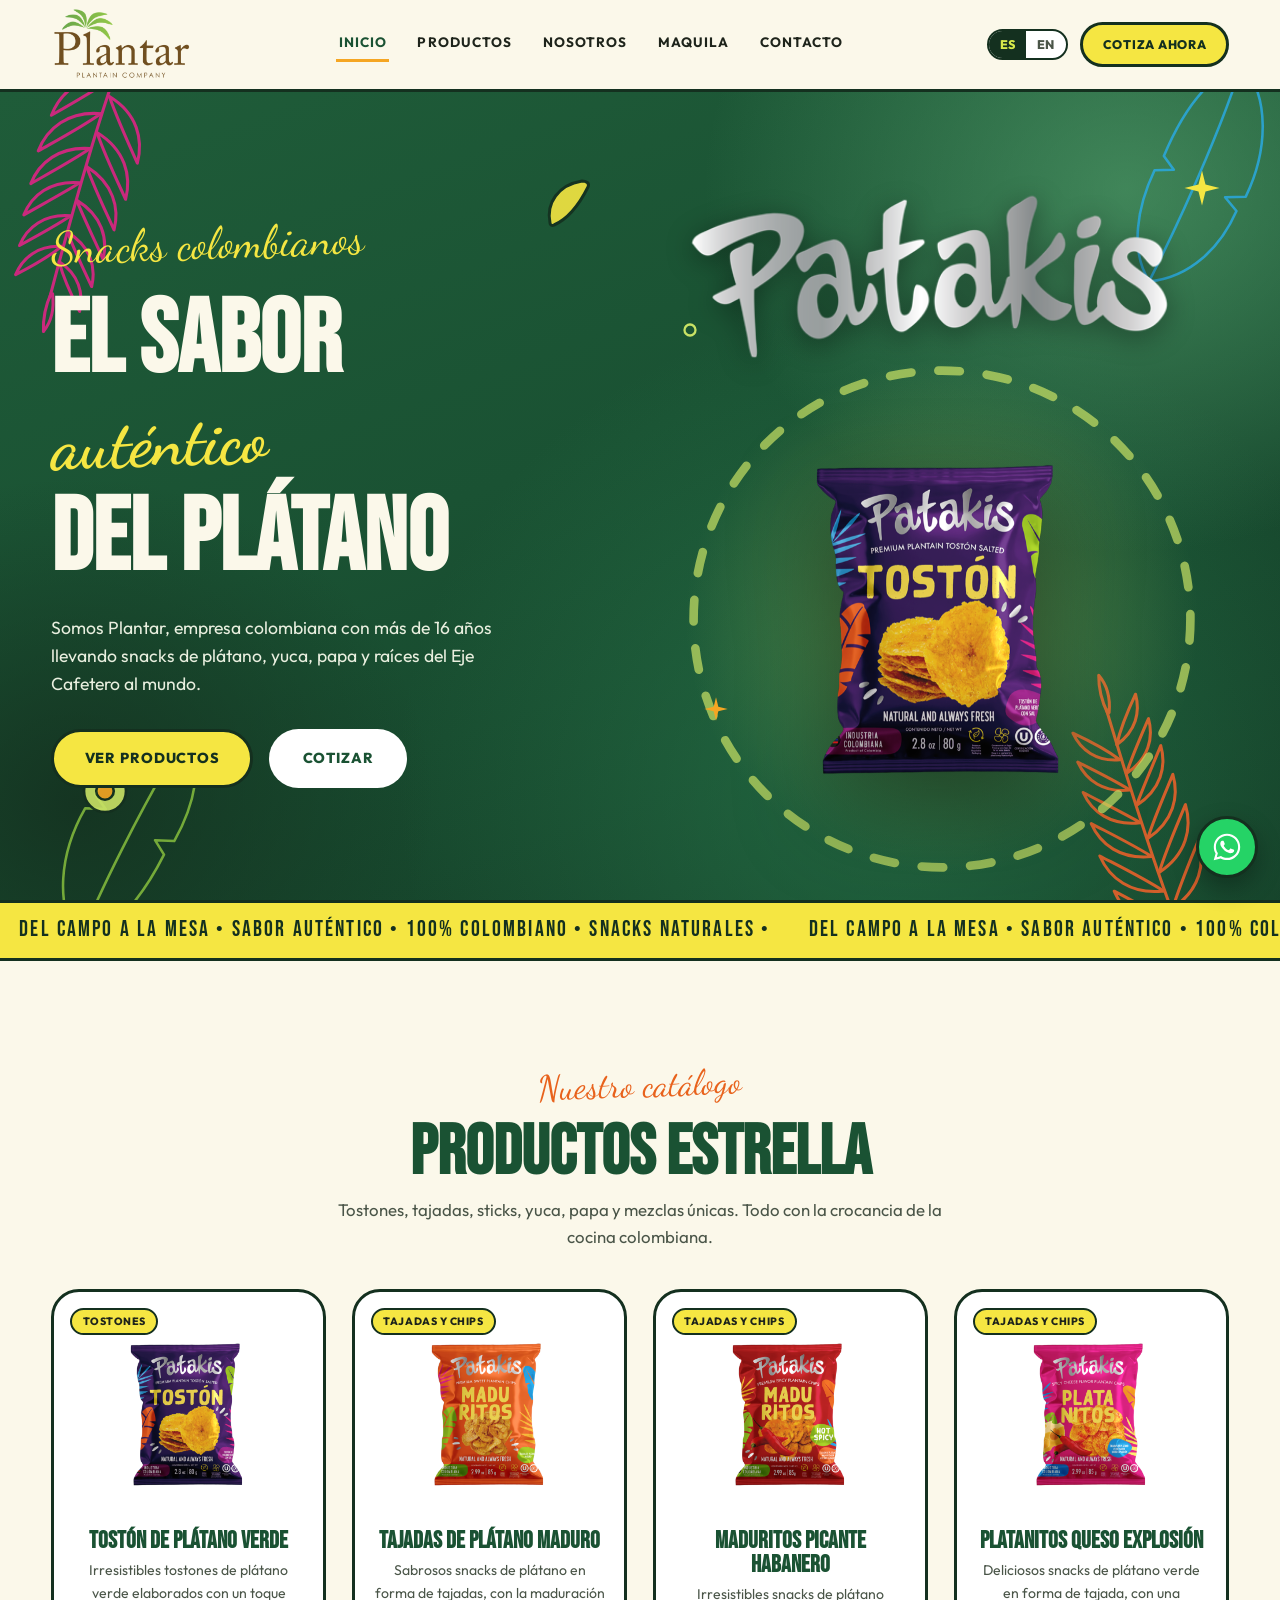
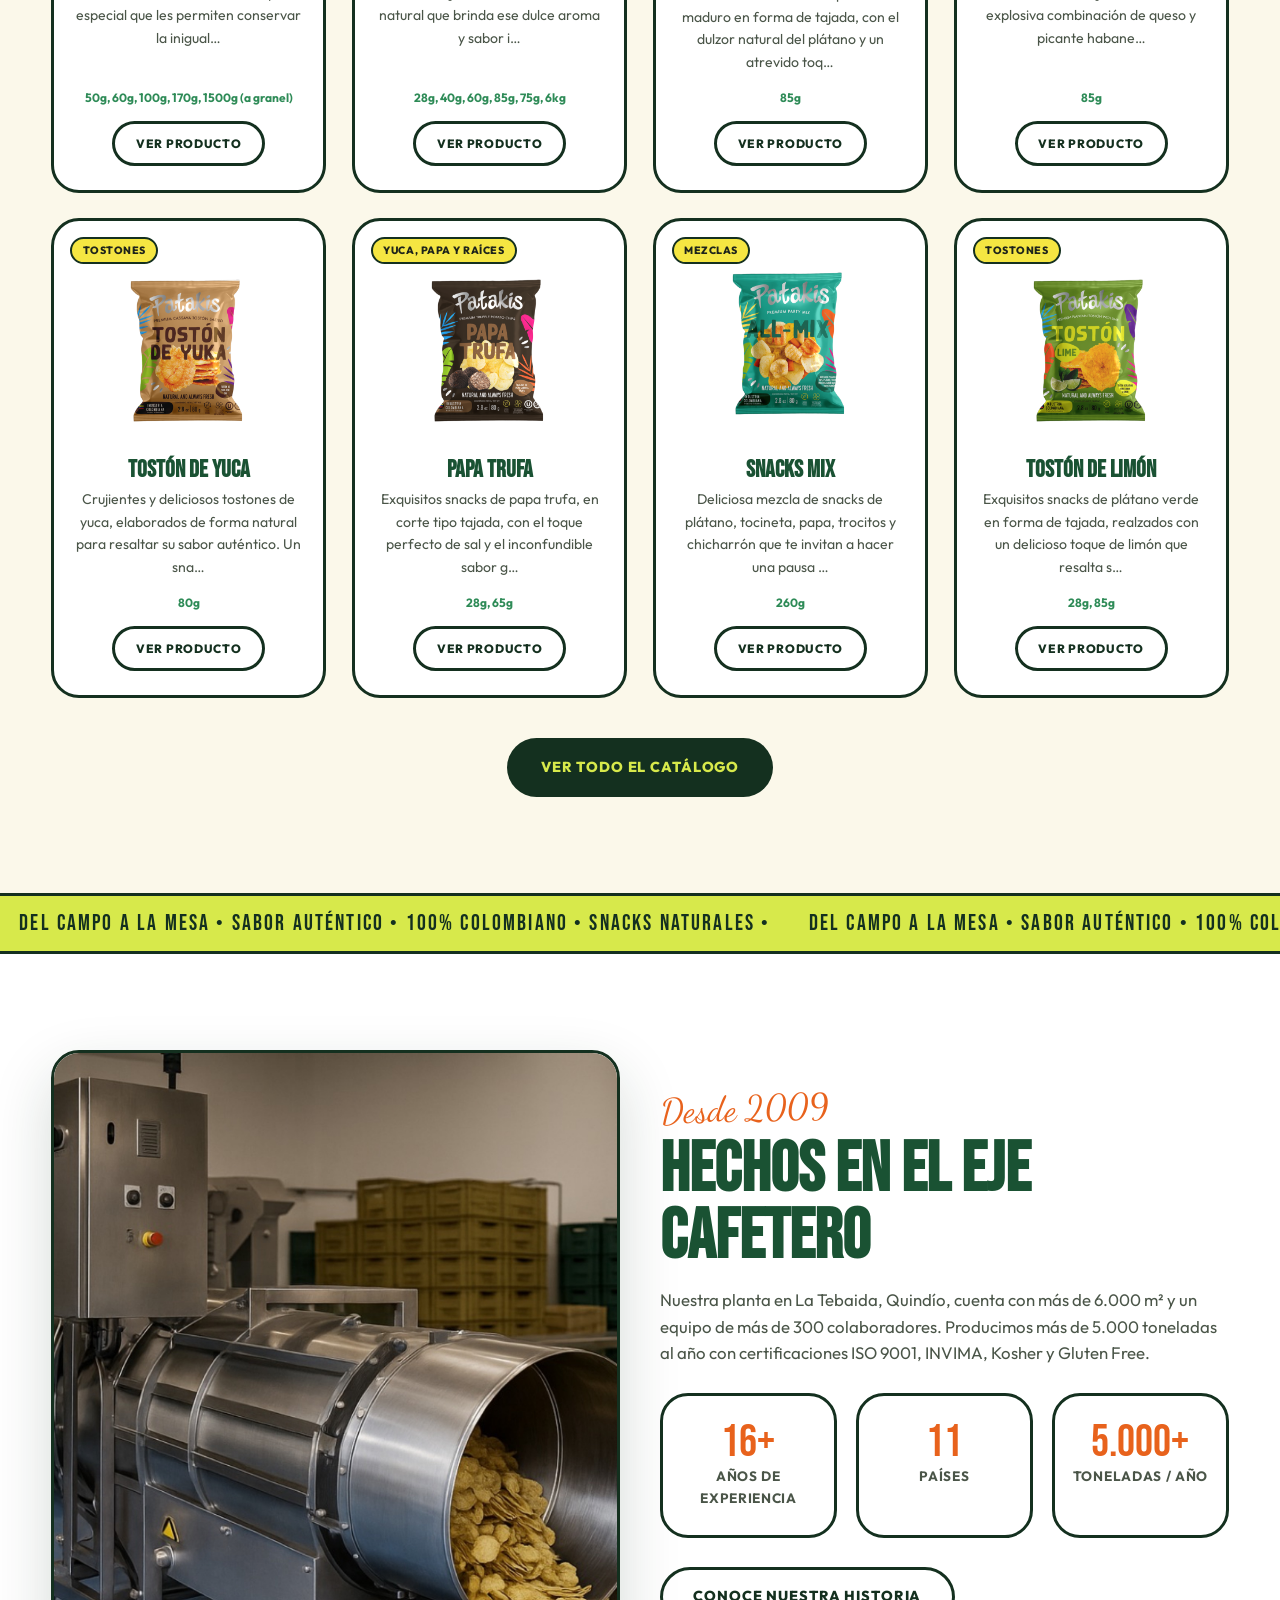
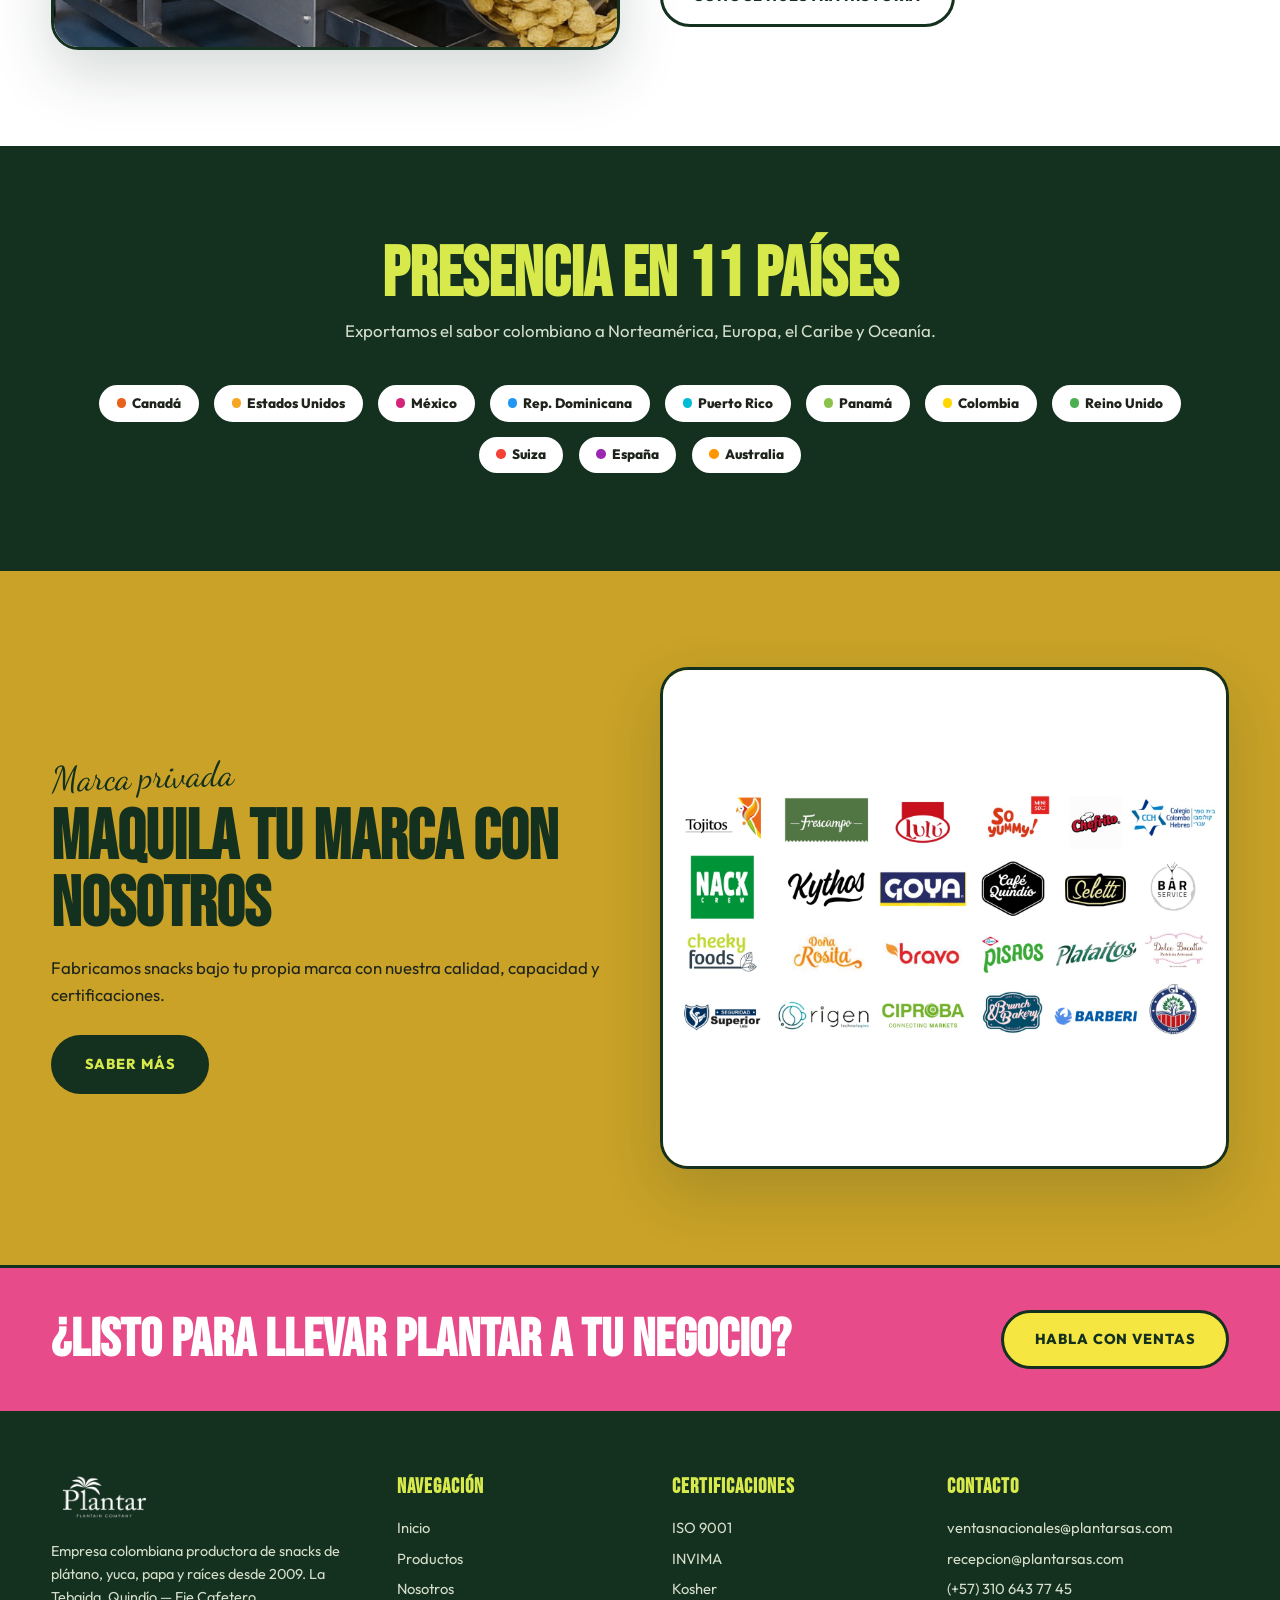
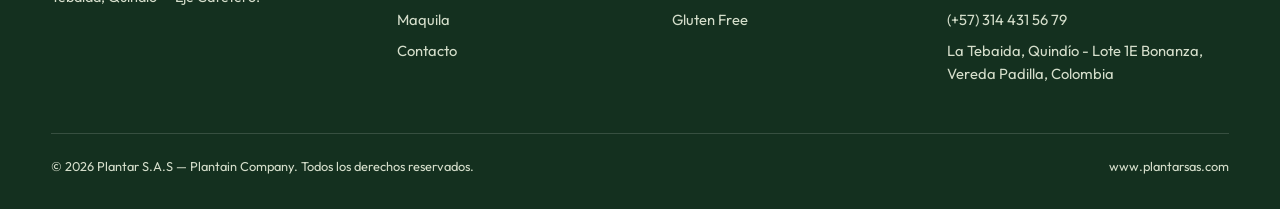
<file: index.html>
<!DOCTYPE html>
<html lang="es">
<head>
<meta charset="UTF-8">
<meta name="viewport" content="width=device-width, initial-scale=1.0">
<title>Plantar — Snacks de Plátano Colombianos | Plantain Company</title>
<meta name="description" content="Plantar S.A.S — Snacks de plátano, yuca, papa y raíces 100% colombianos. Tostones, tajadas, sticks y más. Exportamos a 11 países. Maquila y marca privada.">
<link rel="icon" href="assets/img/favicon.svg" type="image/svg+xml">
<link rel="preconnect" href="https://fonts.googleapis.com">
<link rel="preconnect" href="https://fonts.gstatic.com" crossorigin>
<link href="https://fonts.googleapis.com/css2?family=Bebas+Neue&family=Outfit:wght@400;600;800&family=Dancing+Script:wght@600;700&display=swap" rel="stylesheet">
<link rel="stylesheet" href="assets/css/style.css">
</head>
<body data-page="home">

<header class="site-header" id="site-header"></header>

<!-- HERO -->
<section class="hero">
  <!-- Hojas tropicales en contorno (referencia aprobada): se dibujan y se mecen -->
  <!-- Palma rosada (esquina superior izquierda) -->
  <svg class="leaf leaf-tl" viewBox="0 0 320 400" fill="none" stroke-linecap="round" stroke-linejoin="round" aria-hidden="true">
    <g class="leaf-draw" stroke="#E9218A" stroke-width="4">
      <path d="M150 390 C146 310 150 190 158 50" pathLength="1"/>
      <path d="M148 350 C106 340 88 310 86 278 C108 302 130 326 148 350 Z" pathLength="1"/>
      <path d="M151 325 C193 315 211 285 213 253 C191 277 169 301 151 325 Z" pathLength="1"/>
      <path d="M147 300 C105 290 86 260 84 228 C106 252 129 276 147 300 Z" pathLength="1"/>
      <path d="M150 275 C192 265 211 235 213 203 C191 227 168 251 150 275 Z" pathLength="1"/>
      <path d="M148 252 C108 242 90 214 88 184 C109 207 131 230 148 252 Z" pathLength="1"/>
      <path d="M151 228 C191 218 209 190 211 160 C190 183 168 206 151 228 Z" pathLength="1"/>
      <path d="M149 205 C111 196 94 170 92 142 C112 164 133 186 149 205 Z" pathLength="1"/>
      <path d="M152 182 C190 173 207 147 209 119 C189 141 168 163 152 182 Z" pathLength="1"/>
      <path d="M151 160 C117 152 101 128 99 102 C118 122 137 142 151 160 Z" pathLength="1"/>
      <path d="M154 138 C188 130 204 106 206 80 C187 100 168 120 154 138 Z" pathLength="1"/>
      <path d="M152 118 C122 110 108 88 106 64 C124 82 141 101 152 118 Z" pathLength="1"/>
      <path d="M155 98 C185 90 199 68 201 44 C183 62 166 81 155 98 Z" pathLength="1"/>
      <path d="M158 55 C156 38 158 20 164 4 C170 20 168 38 160 55 Z" pathLength="1"/>
    </g>
  </svg>
  <!-- Hoja de plátano azul (esquina superior derecha) -->
  <svg class="leaf leaf-tr" viewBox="0 0 300 460" fill="none" stroke-linecap="round" stroke-linejoin="round" aria-hidden="true">
    <g class="leaf-draw" stroke="#2AA9E0" stroke-width="4">
      <path d="M150 455 C150 440 150 424 151 405" stroke-width="5" pathLength="1"/>
      <path d="M151 405 C147 330 153 180 170 42" pathLength="1"/>
      <path d="M151 405 C92 372 66 292 74 212 L104 200 L80 186 C84 124 112 64 170 36 C216 70 228 140 222 202 L194 213 L216 228 C212 310 190 372 151 405 Z" pathLength="1"/>
    </g>
  </svg>
  <!-- Hoja de plátano verde (esquina inferior izquierda) -->
  <svg class="leaf leaf-ml" viewBox="0 0 300 460" fill="none" stroke-linecap="round" stroke-linejoin="round" aria-hidden="true">
    <g class="leaf-draw" stroke="#8DC63F" stroke-width="4">
      <path d="M150 455 C150 440 150 424 151 405" stroke-width="5" pathLength="1"/>
      <path d="M151 405 C147 330 153 180 170 42" pathLength="1"/>
      <path d="M151 405 C92 372 66 292 74 212 L104 200 L80 186 C84 124 112 64 170 36 C216 70 228 140 222 202 L194 213 L216 228 C212 310 190 372 151 405 Z" pathLength="1"/>
    </g>
  </svg>
  <!-- Palma naranja (esquina inferior derecha) -->
  <svg class="leaf leaf-br" viewBox="0 0 320 400" fill="none" stroke-linecap="round" stroke-linejoin="round" aria-hidden="true">
    <g class="leaf-draw" stroke="#F2622A" stroke-width="4">
      <path d="M150 390 C146 310 150 190 158 50" pathLength="1"/>
      <path d="M148 350 C106 340 88 310 86 278 C108 302 130 326 148 350 Z" pathLength="1"/>
      <path d="M151 325 C193 315 211 285 213 253 C191 277 169 301 151 325 Z" pathLength="1"/>
      <path d="M147 300 C105 290 86 260 84 228 C106 252 129 276 147 300 Z" pathLength="1"/>
      <path d="M150 275 C192 265 211 235 213 203 C191 227 168 251 150 275 Z" pathLength="1"/>
      <path d="M148 252 C108 242 90 214 88 184 C109 207 131 230 148 252 Z" pathLength="1"/>
      <path d="M151 228 C191 218 209 190 211 160 C190 183 168 206 151 228 Z" pathLength="1"/>
      <path d="M149 205 C111 196 94 170 92 142 C112 164 133 186 149 205 Z" pathLength="1"/>
      <path d="M152 182 C190 173 207 147 209 119 C189 141 168 163 152 182 Z" pathLength="1"/>
      <path d="M151 160 C117 152 101 128 99 102 C118 122 137 142 151 160 Z" pathLength="1"/>
      <path d="M154 138 C188 130 204 106 206 80 C187 100 168 120 154 138 Z" pathLength="1"/>
      <path d="M152 118 C122 110 108 88 106 64 C124 82 141 101 152 118 Z" pathLength="1"/>
      <path d="M155 98 C185 90 199 68 201 44 C183 62 166 81 155 98 Z" pathLength="1"/>
      <path d="M158 55 C156 38 158 20 164 4 C170 20 168 38 160 55 Z" pathLength="1"/>
    </g>
  </svg>

  <svg class="doodle sway" style="top:10%;left:42%;width:64px" viewBox="0 0 64 64"><path d="M12 50 C8 30 20 12 44 8 C48 8 52 10 50 14 C40 34 30 46 16 52 C14 53 12 52 12 50z" fill="#F5E642" stroke="#14301F" stroke-width="3"/></svg>
  <svg class="doodle sway-slow" style="bottom:10%;left:6%;width:56px" viewBox="0 0 64 64"><circle cx="32" cy="32" r="24" fill="#C9E265" stroke="#14301F" stroke-width="3"/><circle cx="32" cy="32" r="10" fill="#F5A623" stroke="#14301F" stroke-width="3"/></svg>

  <div class="container inner">
    <div>
      <span class="kicker" style="color:var(--yellow)" data-i18n="hero_kicker"></span>
      <h1>
        <span data-i18n="hero_title_1"></span>
        <span class="script" data-i18n="hero_script"></span>
        <span data-i18n="hero_title_2"></span>
      </h1>
      <p data-i18n="hero_sub"></p>
      <div class="cta-row">
        <a class="btn btn-primary" href="productos.html" data-i18n="hero_cta_products"></a>
        <a class="btn btn-light" href="contacto.html" data-i18n="hero_cta_quote"></a>
      </div>
    </div>
    <div class="hero-art">
      <div class="bag-stack">
        <img class="patakis-brand" src="assets/img/patakis-logo.png" alt="Patakis">
        <div class="bag-box">
          <div class="glow"></div>
          <svg class="ring" viewBox="0 0 100 100" aria-hidden="true"><circle cx="50" cy="50" r="46" fill="none" stroke="#C9E265" stroke-width="1.6" stroke-dasharray="4 5" stroke-linecap="round"/></svg>
          <img class="bag" id="heroBag" src="assets/img/toston-verde.png" alt="Empaques Patakis">
        </div>
      </div>
      <svg class="spark s1" viewBox="0 0 24 24" aria-hidden="true"><path d="M12 2 L14 10 L22 12 L14 14 L12 22 L10 14 L2 12 L10 10 Z" fill="#F5E642"/></svg>
      <svg class="spark s2" viewBox="0 0 24 24" aria-hidden="true"><path d="M12 2 L14 10 L22 12 L14 14 L12 22 L10 14 L2 12 L10 10 Z" fill="#F5A623"/></svg>
      <svg class="spark s3" viewBox="0 0 24 24" aria-hidden="true"><circle cx="12" cy="12" r="6" fill="none" stroke="#C9E265" stroke-width="2.5"/></svg>
    </div>
  </div>
</section>

<div data-marquee=""></div>

<!-- PRODUCTOS DESTACADOS -->
<section class="section band-cream">
  <div class="container">
    <div class="section-head center rev">
      <span class="kicker" data-i18n="home_best_kicker"></span>
      <h2 class="section-title" data-i18n="home_best_title"></h2>
      <p class="section-sub" data-i18n="home_best_sub"></p>
    </div>
    <div class="prod-grid" id="featuredGrid"></div>
    <div style="text-align:center;margin-top:2.5rem">
      <a class="btn btn-dark" href="productos.html" data-i18n="home_best_cta"></a>
    </div>
  </div>
</section>

<div data-marquee="lime"></div>

<!-- NOSOTROS TEASER -->
<section class="section band-white">
  <div class="container about-split">
    <div class="photo rev"><img src="assets/img/planta.jpg" alt="Planta Plantar en La Tebaida, Quindío"></div>
    <div class="rev">
      <span class="kicker" data-i18n="home_about_kicker"></span>
      <h2 class="section-title" data-i18n="home_about_title"></h2>
      <p class="section-sub" style="margin:1rem 0 1.6rem" data-i18n="home_about_text"></p>
      <div class="stats-row" style="margin-bottom:1.8rem">
        <div class="stat"><div class="num">16+</div><div class="lbl" data-i18n="stat_years"></div></div>
        <div class="stat"><div class="num">11</div><div class="lbl" data-i18n="stat_countries"></div></div>
        <div class="stat"><div class="num">5.000+</div><div class="lbl" data-i18n="stat_tons"></div></div>
      </div>
      <a class="btn btn-outline" href="nosotros.html" data-i18n="home_about_cta"></a>
    </div>
  </div>
</section>

<!-- PRESENCIA GLOBAL -->
<section class="section band-dark">
  <div class="container">
    <div class="section-head center rev">
      <h2 class="section-title" data-i18n="home_global_title"></h2>
      <p class="section-sub" style="margin:0.6rem auto 0" data-i18n="home_global_sub"></p>
    </div>
    <div class="countries rev" id="homeCountries"></div>
  </div>
</section>

<!-- MAQUILA TEASER -->
<section class="section band-mustard">
  <div class="container about-split">
    <div class="rev">
      <span class="kicker" style="color:var(--dark)" data-i18n="home_maquila_kicker"></span>
      <h2 class="section-title" style="color:var(--dark)" data-i18n="home_maquila_title"></h2>
      <p style="margin:1rem 0 1.6rem;font-size:1.05rem" data-i18n="home_maquila_text"></p>
      <a class="btn btn-dark" href="maquila.html" data-i18n="home_maquila_cta"></a>
    </div>
    <div class="photo rev" style="border:3px solid var(--dark);border-radius:var(--radius-lg);overflow:hidden">
      <img src="assets/img/maquila-clientes.jpg" alt="Maquila de snacks con marcas de clientes">
    </div>
  </div>
</section>

<!-- CTA -->
<section class="cta-band">
  <div class="container inner">
    <h2 data-i18n="cta_band_title"></h2>
    <a class="btn btn-primary" href="contacto.html" data-i18n="cta_band_btn"></a>
  </div>
</section>

<footer class="site-footer" id="site-footer"></footer>

<script src="assets/js/data.js"></script>
<script src="assets/js/main.js"></script>
<script>
function renderPage() {
  // 8 productos destacados variados
  const picks = ['toston-de-platano-verde', 'tajadas-de-platano-maduro', 'maduritos-picante-habanero',
    'platanitos-queso-explosion', 'toston-de-yuca', 'papa-trufa', 'snacks-mix', 'toston-de-limon'];
  const feats = picks.map(id => findProduct(id)).filter(Boolean);
  const list = feats.length >= 6 ? feats : PRODUCTS.slice(0, 8);
  document.getElementById('featuredGrid').innerHTML = list.map(cardHTML).join('');

  document.getElementById('homeCountries').innerHTML = CFG.global.countries.map(c =>
    `<span class="country" style="background:var(--paper)"><span class="dot" style="background:${c.color}"></span>${c.name}</span>`
  ).join('');

  initHeroCarousel();
}

// Carrusel de empaques en el hero
let heroCarouselTimer = null;
function initHeroCarousel() {
  const bag = document.getElementById('heroBag');
  if (!bag || heroCarouselTimer) return;
  const bags = [
    'assets/img/toston-verde.png',
    'assets/img/toston-maduro.png',
    'assets/img/maduritos.png',
    'assets/img/platanitos-queso-explosion.png',
    'assets/img/all-mix.png',
    'assets/img/moneda-verde.png',
    'assets/img/papa-trufa-2.png',
    'assets/img/mix-vegetal.png',
  ];
  bags.forEach(src => { const i = new Image(); i.src = src; }); // precarga
  let bi = 0;
  heroCarouselTimer = setInterval(() => {
    bi = (bi + 1) % bags.length;
    bag.classList.add('fade-out');
    setTimeout(() => {
      bag.src = bags[bi];
      bag.classList.remove('fade-out');
    }, 450);
  }, 3200);
}
</script>
</body>
</html>
</file>
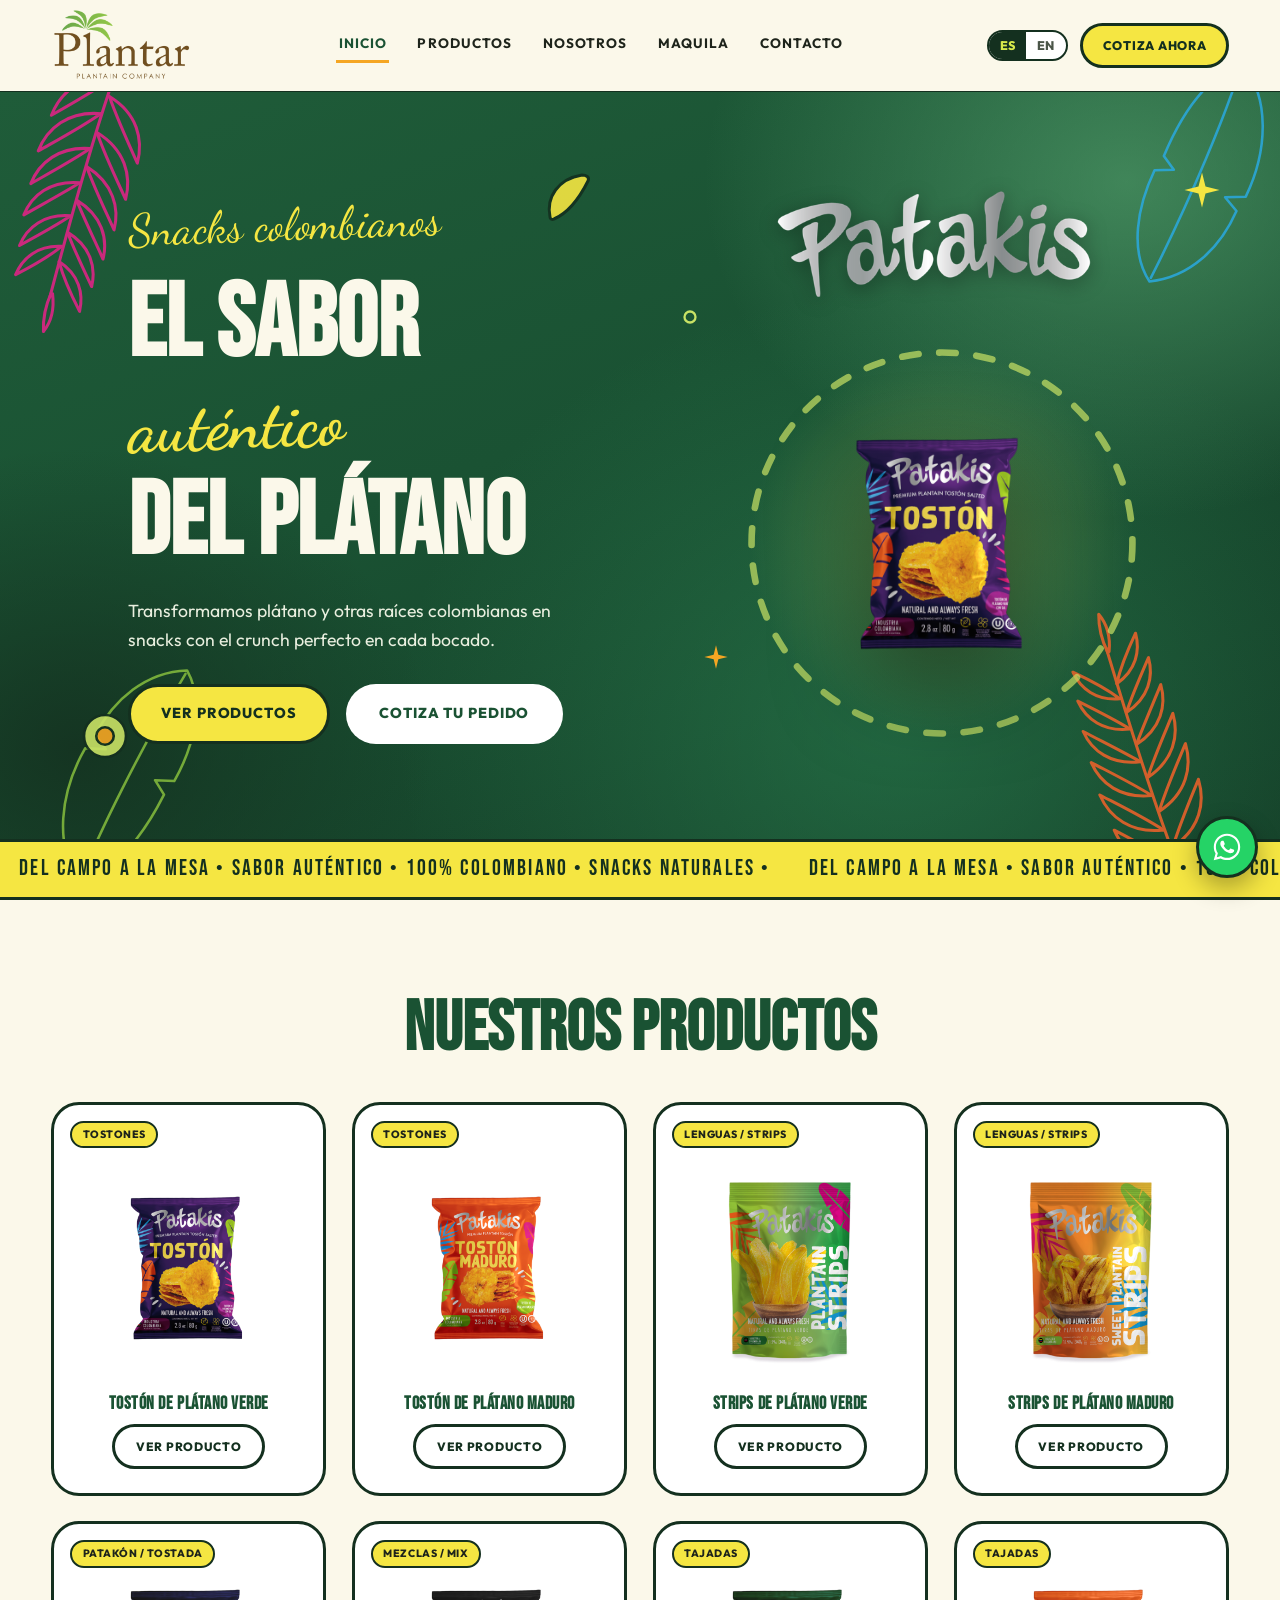
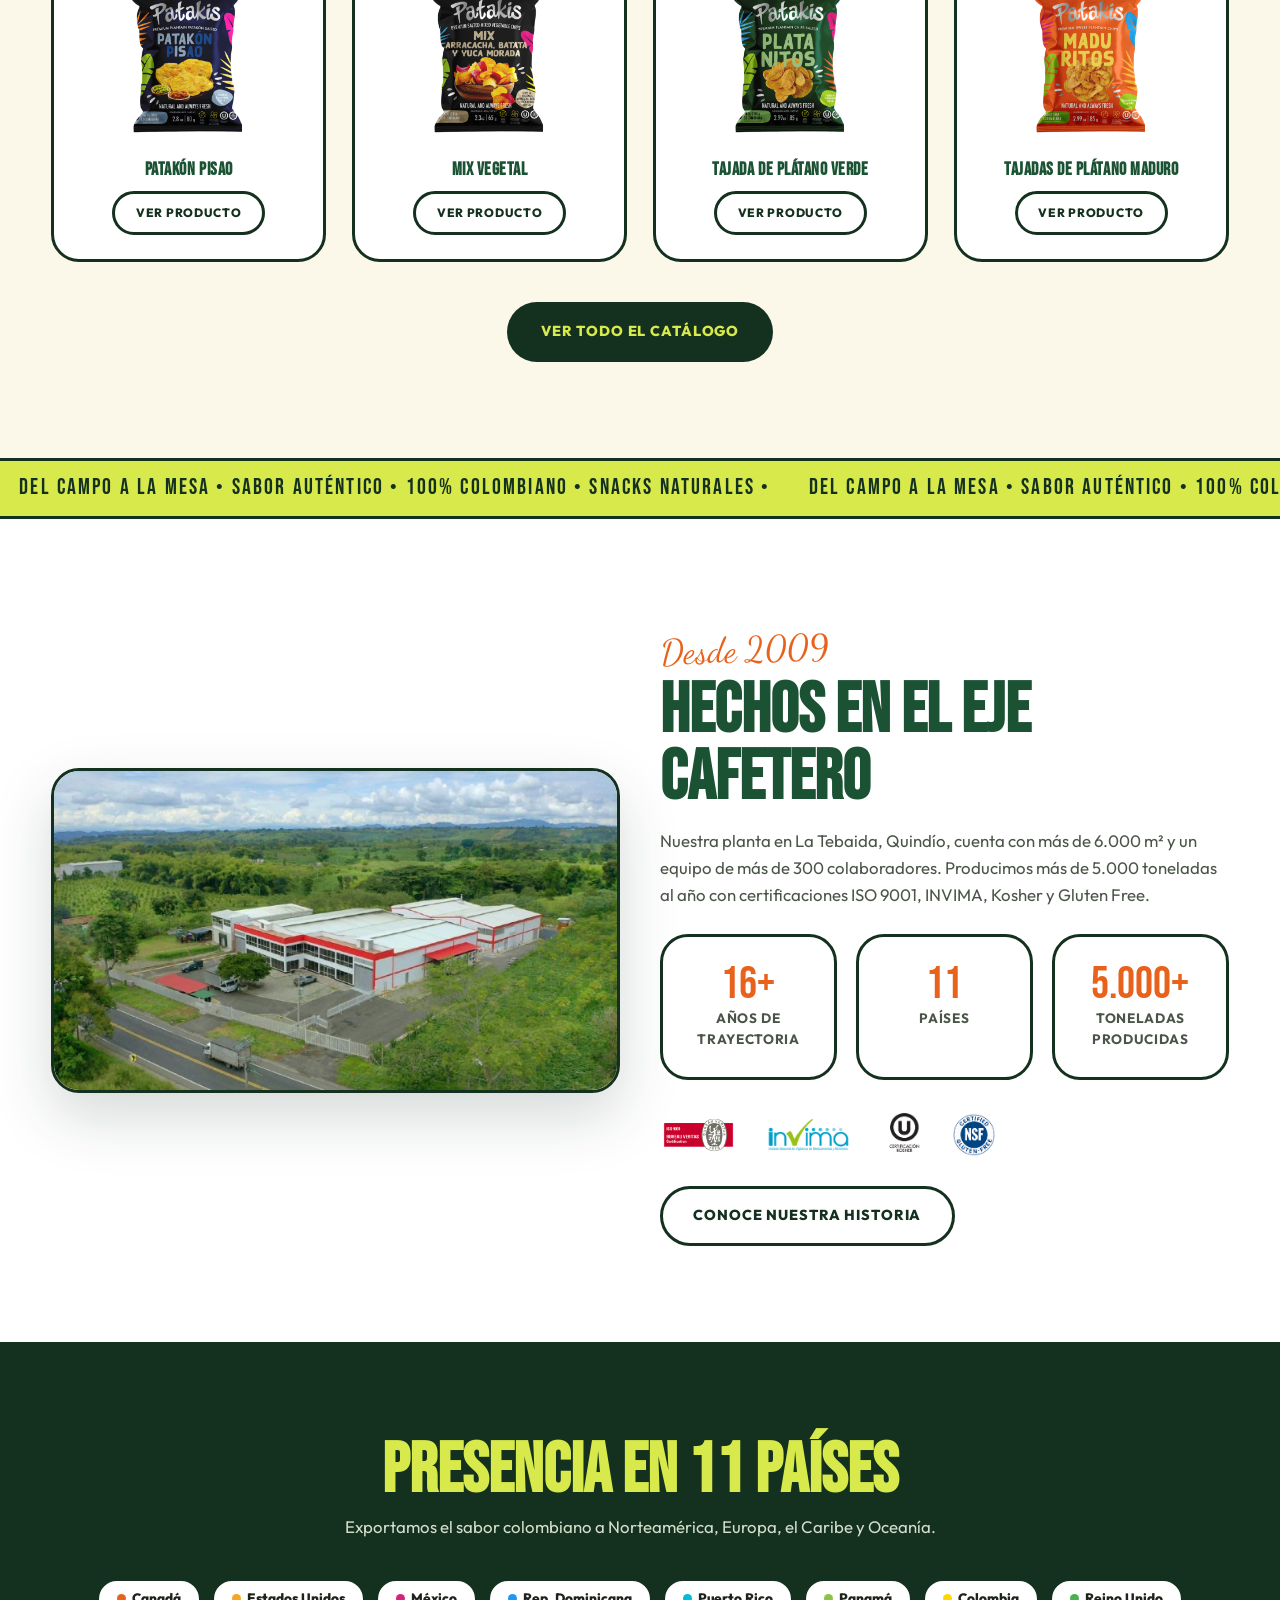
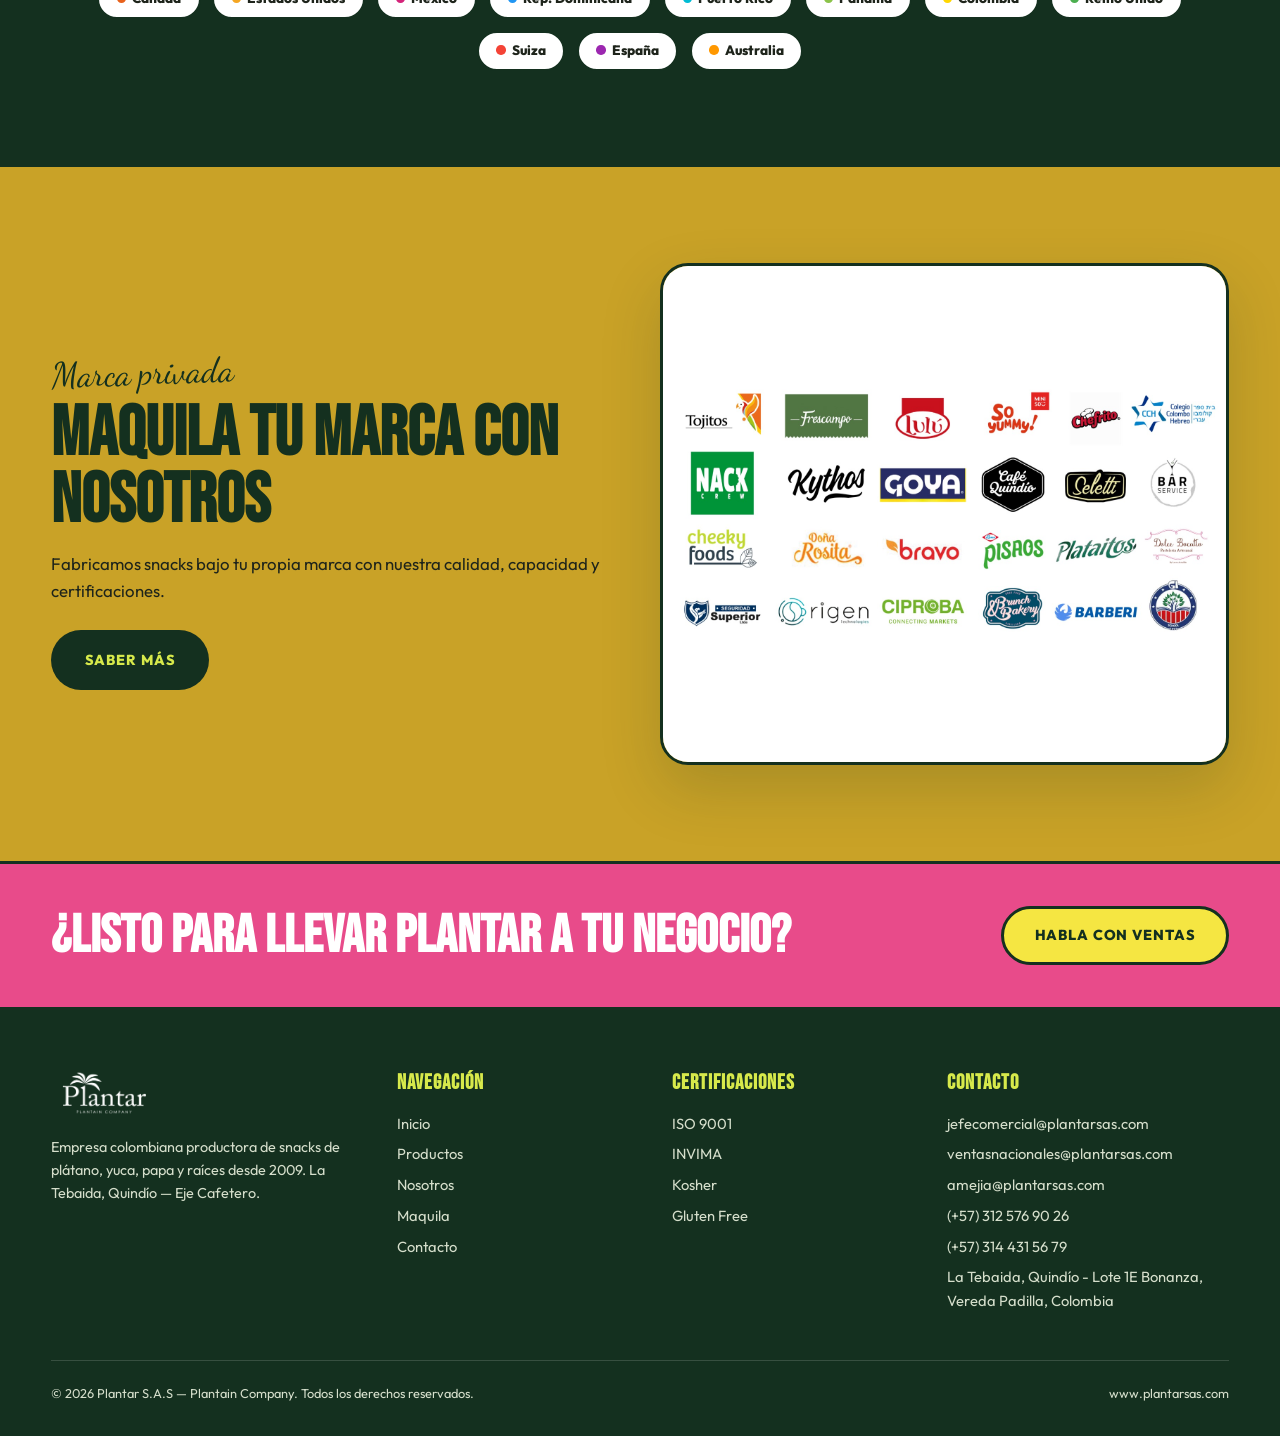
<file: web/index.html>
<!DOCTYPE html>
<html lang="es">
<head>
<meta charset="UTF-8">
<meta name="viewport" content="width=device-width, initial-scale=1.0">
<meta name="theme-color" content="#FBF8EA">
<title>Plantar — Snacks de Plátano Colombianos | Plantain Company</title>
<meta name="description" content="Snacks de plátano Colombia — Plantar S.A.S. Tostones, tajadas, strips, yuca y raíces 100% colombianas. Exportación de snacks colombianos a 11 países y maquila de plátano para tu marca.">
<link rel="icon" href="assets/img/favicon.svg" type="image/svg+xml">
<link rel="preconnect" href="https://fonts.googleapis.com">
<link rel="preconnect" href="https://fonts.gstatic.com" crossorigin>
<link href="https://fonts.googleapis.com/css2?family=Bebas+Neue&family=Outfit:wght@400;600;800&family=Dancing+Script:wght@600;700&display=swap" rel="stylesheet">
<link rel="stylesheet" href="assets/css/style.css">
</head>
<body data-page="home">

<header class="site-header" id="site-header"></header>

<!-- HERO -->
<section class="hero">
  <!-- Hojas tropicales en contorno (referencia aprobada): se dibujan y se mecen -->
  <!-- Palma rosada (esquina superior izquierda) -->
  <svg class="leaf leaf-tl" viewBox="0 0 320 400" fill="none" stroke-linecap="round" stroke-linejoin="round" aria-hidden="true">
    <g class="leaf-draw" stroke="#E9218A" stroke-width="4">
      <path d="M150 390 C146 310 150 190 158 50" pathLength="1"/>
      <path d="M148 350 C106 340 88 310 86 278 C108 302 130 326 148 350 Z" pathLength="1"/>
      <path d="M151 325 C193 315 211 285 213 253 C191 277 169 301 151 325 Z" pathLength="1"/>
      <path d="M147 300 C105 290 86 260 84 228 C106 252 129 276 147 300 Z" pathLength="1"/>
      <path d="M150 275 C192 265 211 235 213 203 C191 227 168 251 150 275 Z" pathLength="1"/>
      <path d="M148 252 C108 242 90 214 88 184 C109 207 131 230 148 252 Z" pathLength="1"/>
      <path d="M151 228 C191 218 209 190 211 160 C190 183 168 206 151 228 Z" pathLength="1"/>
      <path d="M149 205 C111 196 94 170 92 142 C112 164 133 186 149 205 Z" pathLength="1"/>
      <path d="M152 182 C190 173 207 147 209 119 C189 141 168 163 152 182 Z" pathLength="1"/>
      <path d="M151 160 C117 152 101 128 99 102 C118 122 137 142 151 160 Z" pathLength="1"/>
      <path d="M154 138 C188 130 204 106 206 80 C187 100 168 120 154 138 Z" pathLength="1"/>
      <path d="M152 118 C122 110 108 88 106 64 C124 82 141 101 152 118 Z" pathLength="1"/>
      <path d="M155 98 C185 90 199 68 201 44 C183 62 166 81 155 98 Z" pathLength="1"/>
      <path d="M158 55 C156 38 158 20 164 4 C170 20 168 38 160 55 Z" pathLength="1"/>
    </g>
  </svg>
  <!-- Hoja de plátano azul (esquina superior derecha) -->
  <svg class="leaf leaf-tr" viewBox="0 0 300 460" fill="none" stroke-linecap="round" stroke-linejoin="round" aria-hidden="true">
    <g class="leaf-draw" stroke="#2AA9E0" stroke-width="4">
      <path d="M150 455 C150 440 150 424 151 405" stroke-width="5" pathLength="1"/>
      <path d="M151 405 C147 330 153 180 170 42" pathLength="1"/>
      <path d="M151 405 C92 372 66 292 74 212 L104 200 L80 186 C84 124 112 64 170 36 C216 70 228 140 222 202 L194 213 L216 228 C212 310 190 372 151 405 Z" pathLength="1"/>
    </g>
  </svg>
  <!-- Hoja de plátano verde (esquina inferior izquierda) -->
  <svg class="leaf leaf-ml" viewBox="0 0 300 460" fill="none" stroke-linecap="round" stroke-linejoin="round" aria-hidden="true">
    <g class="leaf-draw" stroke="#8DC63F" stroke-width="4">
      <path d="M150 455 C150 440 150 424 151 405" stroke-width="5" pathLength="1"/>
      <path d="M151 405 C147 330 153 180 170 42" pathLength="1"/>
      <path d="M151 405 C92 372 66 292 74 212 L104 200 L80 186 C84 124 112 64 170 36 C216 70 228 140 222 202 L194 213 L216 228 C212 310 190 372 151 405 Z" pathLength="1"/>
    </g>
  </svg>
  <!-- Palma naranja (esquina inferior derecha) -->
  <svg class="leaf leaf-br" viewBox="0 0 320 400" fill="none" stroke-linecap="round" stroke-linejoin="round" aria-hidden="true">
    <g class="leaf-draw" stroke="#F2622A" stroke-width="4">
      <path d="M150 390 C146 310 150 190 158 50" pathLength="1"/>
      <path d="M148 350 C106 340 88 310 86 278 C108 302 130 326 148 350 Z" pathLength="1"/>
      <path d="M151 325 C193 315 211 285 213 253 C191 277 169 301 151 325 Z" pathLength="1"/>
      <path d="M147 300 C105 290 86 260 84 228 C106 252 129 276 147 300 Z" pathLength="1"/>
      <path d="M150 275 C192 265 211 235 213 203 C191 227 168 251 150 275 Z" pathLength="1"/>
      <path d="M148 252 C108 242 90 214 88 184 C109 207 131 230 148 252 Z" pathLength="1"/>
      <path d="M151 228 C191 218 209 190 211 160 C190 183 168 206 151 228 Z" pathLength="1"/>
      <path d="M149 205 C111 196 94 170 92 142 C112 164 133 186 149 205 Z" pathLength="1"/>
      <path d="M152 182 C190 173 207 147 209 119 C189 141 168 163 152 182 Z" pathLength="1"/>
      <path d="M151 160 C117 152 101 128 99 102 C118 122 137 142 151 160 Z" pathLength="1"/>
      <path d="M154 138 C188 130 204 106 206 80 C187 100 168 120 154 138 Z" pathLength="1"/>
      <path d="M152 118 C122 110 108 88 106 64 C124 82 141 101 152 118 Z" pathLength="1"/>
      <path d="M155 98 C185 90 199 68 201 44 C183 62 166 81 155 98 Z" pathLength="1"/>
      <path d="M158 55 C156 38 158 20 164 4 C170 20 168 38 160 55 Z" pathLength="1"/>
    </g>
  </svg>

  <svg class="doodle sway" style="top:10%;left:42%;width:64px" viewBox="0 0 64 64"><path d="M12 50 C8 30 20 12 44 8 C48 8 52 10 50 14 C40 34 30 46 16 52 C14 53 12 52 12 50z" fill="#F5E642" stroke="#14301F" stroke-width="3"/></svg>
  <svg class="doodle sway-slow" style="bottom:10%;left:6%;width:56px" viewBox="0 0 64 64"><circle cx="32" cy="32" r="24" fill="#C9E265" stroke="#14301F" stroke-width="3"/><circle cx="32" cy="32" r="10" fill="#F5A623" stroke="#14301F" stroke-width="3"/></svg>

  <div class="container inner">
    <div>
      <span class="kicker" style="color:var(--yellow)" data-i18n="hero_kicker"></span>
      <h1>
        <span data-i18n="hero_title_1"></span>
        <span class="script" data-i18n="hero_script"></span>
        <span data-i18n="hero_title_2"></span>
      </h1>
      <p data-i18n="hero_sub"></p>
      <div class="cta-row">
        <a class="btn btn-primary" href="productos.html" data-i18n="hero_cta_products"></a>
        <a class="btn btn-light" href="contacto.html" data-i18n="hero_cta_quote"></a>
      </div>
    </div>
    <div class="hero-art">
      <div class="bag-stack">
        <div class="hero-bg-word"><img src="assets/img/patakis-logo.png" alt="Patakis"></div>
        <div class="bag-box">
          <div class="glow"></div>
          <svg class="ring" viewBox="0 0 100 100" aria-hidden="true"><circle cx="50" cy="50" r="46" fill="none" stroke="#C9E265" stroke-width="1.6" stroke-dasharray="4 5" stroke-linecap="round"/></svg>
          <img class="bag" id="heroBag" src="assets/img/toston-verde.png" alt="Empaques Patakis">
        </div>
      </div>
      <svg class="spark s1" viewBox="0 0 24 24" aria-hidden="true"><path d="M12 2 L14 10 L22 12 L14 14 L12 22 L10 14 L2 12 L10 10 Z" fill="#F5E642"/></svg>
      <svg class="spark s2" viewBox="0 0 24 24" aria-hidden="true"><path d="M12 2 L14 10 L22 12 L14 14 L12 22 L10 14 L2 12 L10 10 Z" fill="#F5A623"/></svg>
      <svg class="spark s3" viewBox="0 0 24 24" aria-hidden="true"><circle cx="12" cy="12" r="6" fill="none" stroke="#C9E265" stroke-width="2.5"/></svg>
    </div>
  </div>
</section>

<div data-marquee=""></div>

<!-- PRODUCTOS DESTACADOS -->
<section class="section band-cream">
  <div class="container">
    <div class="section-head center rev">
      <h2 class="section-title" data-i18n="home_best_title"></h2>
    </div>
    <div class="prod-grid" id="featuredGrid"></div>
    <div style="text-align:center;margin-top:2.5rem">
      <a class="btn btn-dark" href="productos.html" data-i18n="home_best_cta"></a>
    </div>
  </div>
</section>

<div data-marquee="lime"></div>

<!-- NOSOTROS TEASER -->
<section class="section band-white">
  <div class="container about-split">
    <div class="photo rev"><img src="assets/img/planta-13.jpg" alt="Planta Plantar en La Tebaida, Quindío"></div>
    <div class="rev">
      <span class="kicker" data-i18n="home_about_kicker"></span>
      <h2 class="section-title" data-i18n="home_about_title"></h2>
      <p class="section-sub" style="margin:1rem 0 1.6rem" data-i18n="home_about_text"></p>
      <div class="stats-row" style="margin-bottom:1.8rem">
        <div class="stat"><div class="num">16+</div><div class="lbl" data-i18n="stat_years"></div></div>
        <div class="stat"><div class="num">11</div><div class="lbl" data-i18n="stat_countries"></div></div>
        <div class="stat"><div class="num">5.000+</div><div class="lbl" data-i18n="stat_tons"></div></div>
      </div>
      <div class="sellos-mini rev">
        <img src="assets/img/sello-bureau-veritas-iso-9001-logo.png" alt="ISO 9001">
        <img src="assets/img/sello-invima-logo.png" alt="INVIMA">
        <img src="assets/img/sello-kosher.png" alt="Kosher">
        <img src="assets/img/sello-gluten.png" alt="Gluten Free">
      </div>
      <a class="btn btn-outline" href="nosotros.html" data-i18n="home_about_cta"></a>
    </div>
  </div>
</section>

<!-- PRESENCIA GLOBAL -->
<section class="section band-dark">
  <div class="container">
    <div class="section-head center rev">
      <h2 class="section-title" data-i18n="home_global_title"></h2>
      <p class="section-sub" style="margin:0.6rem auto 0" data-i18n="home_global_sub"></p>
    </div>
    <div class="countries rev" id="homeCountries"></div>
  </div>
</section>

<!-- MAQUILA TEASER -->
<section class="section band-mustard">
  <div class="container about-split">
    <div class="rev">
      <span class="kicker" style="color:var(--dark)" data-i18n="home_maquila_kicker"></span>
      <h2 class="section-title" style="color:var(--dark)" data-i18n="home_maquila_title"></h2>
      <p style="margin:1rem 0 1.6rem;font-size:1.05rem" data-i18n="home_maquila_text"></p>
      <a class="btn btn-dark" href="maquila.html" data-i18n="home_maquila_cta"></a>
    </div>
    <div class="photo rev" style="border:3px solid var(--dark);border-radius:var(--radius-lg);overflow:hidden">
      <img src="assets/img/maquila-clientes.jpg" alt="Maquila de snacks con marcas de clientes">
    </div>
  </div>
</section>

<!-- CTA -->
<section class="cta-band">
  <div class="container inner">
    <h2 data-i18n="cta_band_title"></h2>
    <a class="btn btn-primary" href="contacto.html" data-i18n="cta_band_btn"></a>
  </div>
</section>

<footer class="site-footer" id="site-footer"></footer>

<script src="assets/js/data.js"></script>
<script src="assets/js/main.js"></script>
<script>
function renderPage() {
  // 8 productos destacados variados
  const picks = ['toston-de-platano-verde', 'toston-de-platano-maduro', 'strips-de-platano-verde',
    'strips-de-platano-maduro', 'patakon-pisao', 'mix-vegetal',
    'tajada-de-platano-verde', 'tajadas-de-platano-maduro'];
  const feats = picks.map(id => findProduct(id)).filter(Boolean);
  const list = feats.length >= 6 ? feats : PRODUCTS.slice(0, 8);
  document.getElementById('featuredGrid').innerHTML = list.map(cardHTML).join('');

  document.getElementById('homeCountries').innerHTML = CFG.global.countries.map(c =>
    `<span class="country" style="background:var(--paper)"><span class="dot" style="background:${c.color}"></span>${c.name}</span>`
  ).join('');

  initHeroCarousel();
}

// Carrusel de empaques en el hero
let heroCarouselTimer = null;
function initHeroCarousel() {
  const bag = document.getElementById('heroBag');
  if (!bag || heroCarouselTimer) return;
  // Los más vendedores: tostones, strips/lenguas, tostada/patakón y mix de vegetales
  const bags = [
    'assets/img/toston-verde.png',
    'assets/img/toston-maduro.png',
    'assets/img/strips-verde.png',
    'assets/img/strips-maduro.png',
    'assets/img/patakon-pisao.png',
    'assets/img/mix-vegetal.png',
    'assets/img/strips-toston-maduro.png',
  ];
  bags.forEach(src => { const i = new Image(); i.src = src; }); // precarga
  let bi = 0;
  heroCarouselTimer = setInterval(() => {
    bi = (bi + 1) % bags.length;
    bag.classList.add('fade-out');
    setTimeout(() => {
      bag.src = bags[bi];
      bag.classList.remove('fade-out');
    }, 450);
  }, 3200);
}
</script>
</body>
</html>
</file>
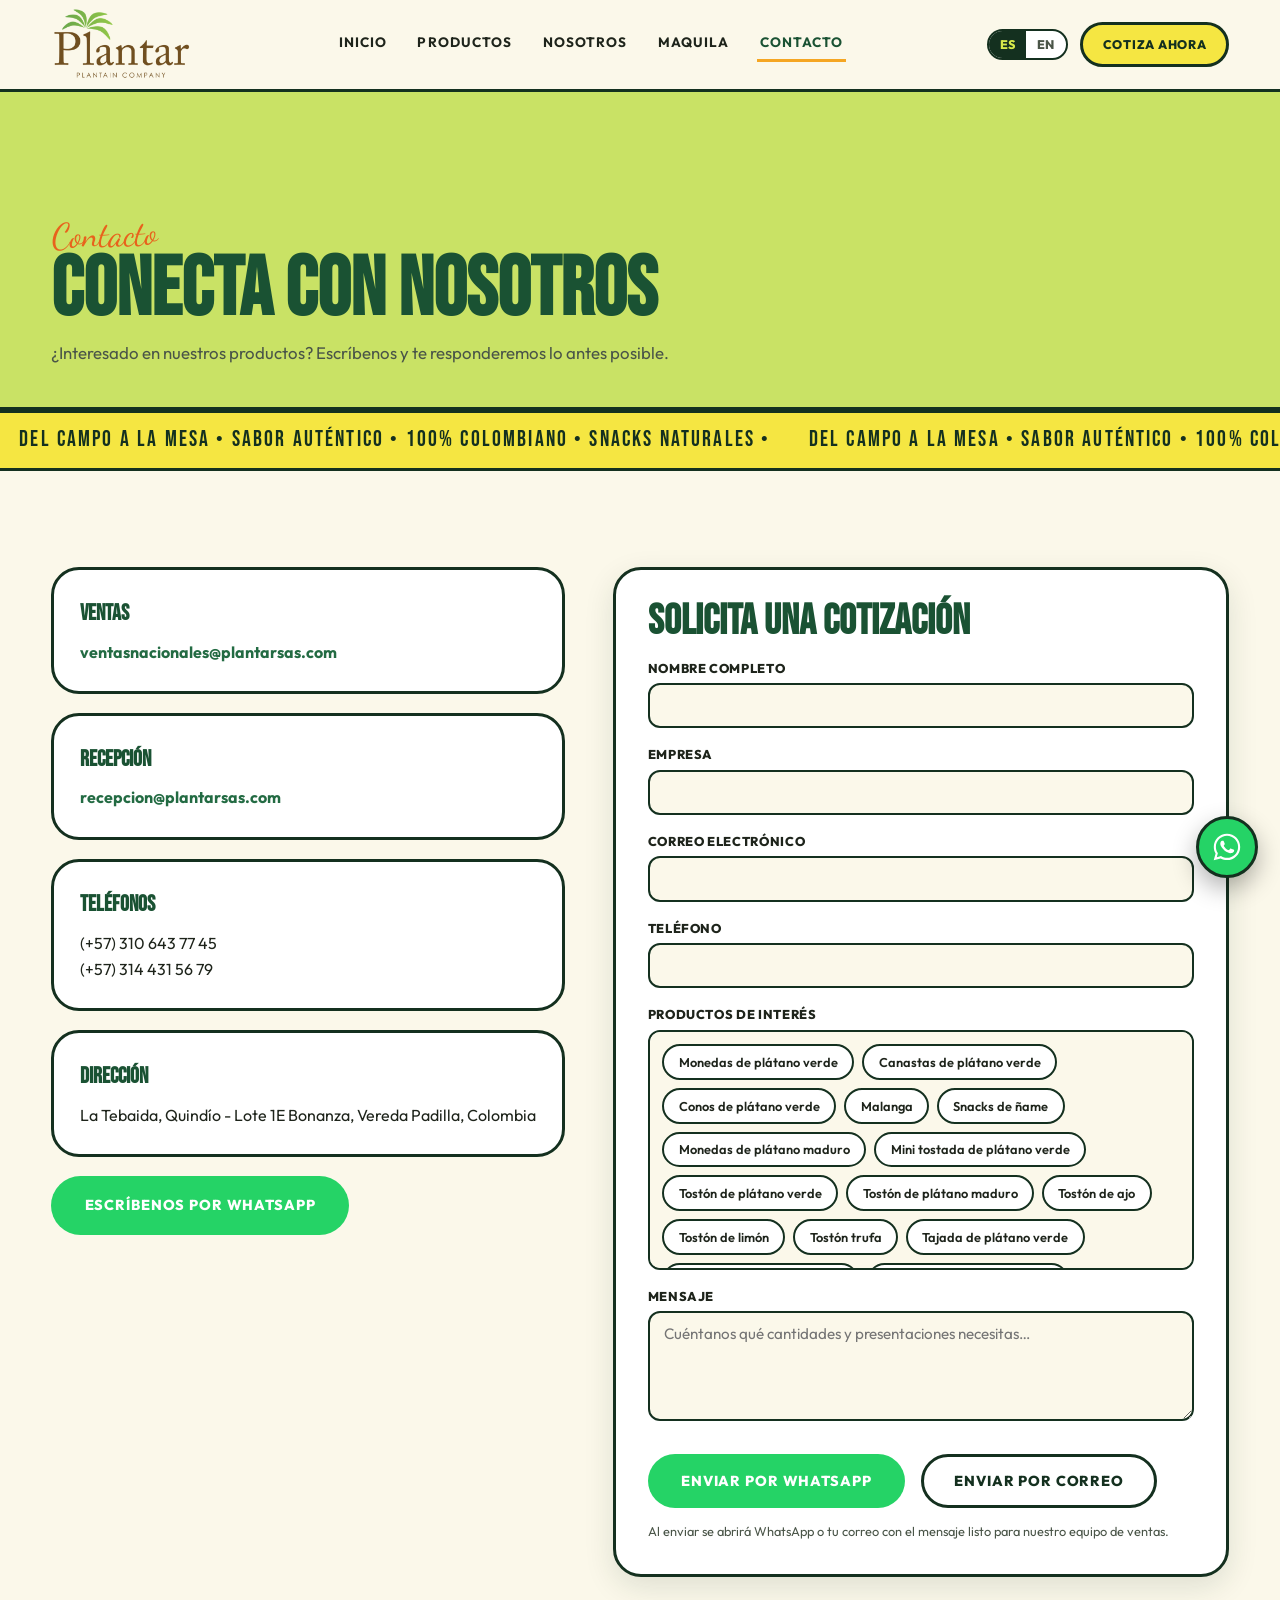
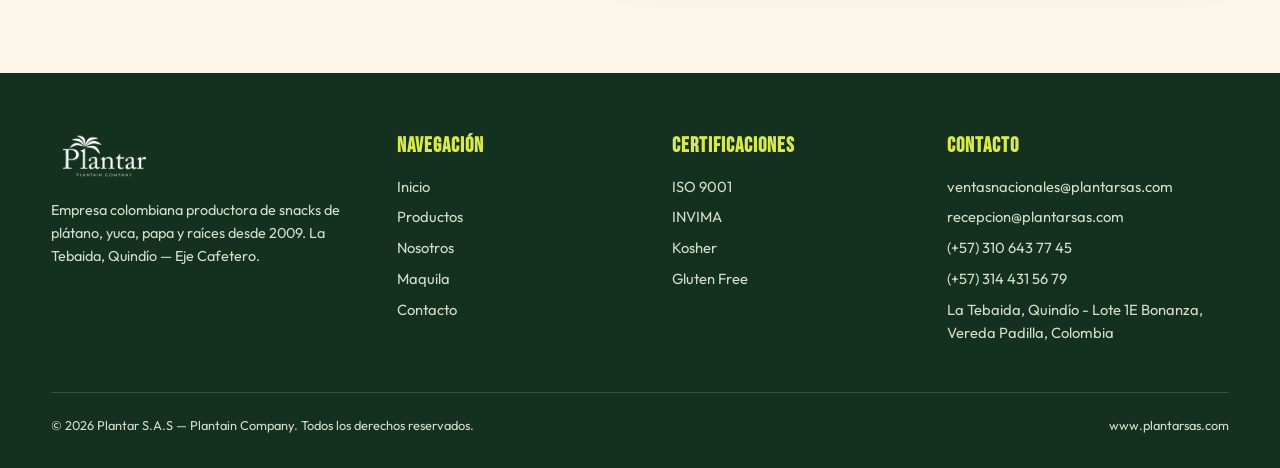
<file: contacto.html>
<!DOCTYPE html>
<html lang="es">
<head>
<meta charset="UTF-8">
<meta name="viewport" content="width=device-width, initial-scale=1.0">
<title>Contacto — Plantar | Cotiza Nuestros Snacks</title>
<meta name="description" content="Contacta al equipo de ventas de Plantar: cotizaciones de snacks de plátano, yuca, papa y maquila de marca privada. WhatsApp, correo y teléfono.">
<link rel="icon" href="assets/img/favicon.svg" type="image/svg+xml">
<link rel="preconnect" href="https://fonts.googleapis.com">
<link rel="preconnect" href="https://fonts.gstatic.com" crossorigin>
<link href="https://fonts.googleapis.com/css2?family=Bebas+Neue&family=Outfit:wght@400;600;800&family=Dancing+Script:wght@600;700&display=swap" rel="stylesheet">
<link rel="stylesheet" href="assets/css/style.css">
</head>
<body data-page="contact">

<header class="site-header" id="site-header"></header>

<section class="section band-lime" style="padding-bottom:2.5rem;border-bottom:3px solid var(--dark)">
  <div class="container">
    <span class="kicker" data-i18n="nav_contact"></span>
    <h1 class="section-title" style="font-size:clamp(3rem,7vw,5.2rem)" data-i18n="contact_title"></h1>
    <p class="section-sub" style="margin-top:0.6rem" data-i18n="contact_sub"></p>
  </div>
</section>

<div data-marquee=""></div>

<section class="section band-cream">
  <div class="container contact-grid">
    <!-- Datos de contacto -->
    <div class="rev">
      <div class="contact-card">
        <h3 data-i18n="contact_sales"></h3>
        <a href="mailto:ventasnacionales@plantarsas.com">ventasnacionales@plantarsas.com</a>
      </div>
      <div class="contact-card">
        <h3 data-i18n="contact_reception"></h3>
        <a href="mailto:recepcion@plantarsas.com">recepcion@plantarsas.com</a>
      </div>
      <div class="contact-card">
        <h3 data-i18n="contact_phones"></h3>
        <div>(+57) 310 643 77 45</div>
        <div>(+57) 314 431 56 79</div>
      </div>
      <div class="contact-card">
        <h3 data-i18n="contact_address"></h3>
        <div id="addr"></div>
      </div>
      <a class="btn btn-wa" id="waCta" target="_blank" rel="noopener" data-i18n="contact_wa_cta"></a>
    </div>

    <!-- Formulario -->
    <form class="quote-form rev" id="quoteForm">
      <h2 class="section-title" style="font-size:clamp(1.8rem,3.5vw,2.6rem)" data-i18n="form_title"></h2>
      <label for="fName" data-i18n="form_name"></label>
      <input id="fName" type="text" autocomplete="name">
      <label for="fCompany" data-i18n="form_company"></label>
      <input id="fCompany" type="text" autocomplete="organization">
      <label for="fEmail" data-i18n="form_email"></label>
      <input id="fEmail" type="email" autocomplete="email">
      <label for="fPhone" data-i18n="form_phone"></label>
      <input id="fPhone" type="tel" autocomplete="tel">
      <label data-i18n="form_products"></label>
      <div class="prod-check" id="prodCheck"></div>
      <label for="fMsg" data-i18n="form_msg"></label>
      <textarea id="fMsg" data-i18n-ph="form_msg_ph"></textarea>
      <div class="form-actions">
        <button type="button" class="btn btn-wa" id="sendWa" data-i18n="form_send_wa"></button>
        <button type="button" class="btn btn-outline" id="sendMail" data-i18n="form_send_mail"></button>
      </div>
      <p class="form-note" data-i18n="form_note"></p>
    </form>
  </div>
</section>

<footer class="site-footer" id="site-footer"></footer>

<script src="assets/js/data.js"></script>
<script src="assets/js/main.js"></script>
<script>
function buildMessage() {
  const v = id => document.getElementById(id).value.trim();
  const prods = [...document.querySelectorAll('#prodCheck input:checked')].map(c => c.dataset.name);
  const L = LANG === 'en';
  const lines = [
    L ? 'Hello Plantar 👋, I would like a quote.' : 'Hola Plantar 👋, quisiera una cotización.',
    v('fName') && `${L ? 'Name' : 'Nombre'}: ${v('fName')}`,
    v('fCompany') && `${L ? 'Company' : 'Empresa'}: ${v('fCompany')}`,
    v('fEmail') && `${L ? 'Email' : 'Correo'}: ${v('fEmail')}`,
    v('fPhone') && `${L ? 'Phone' : 'Teléfono'}: ${v('fPhone')}`,
    prods.length && `${L ? 'Products' : 'Productos'}: ${prods.join(', ')}`,
    v('fMsg') && `${L ? 'Message' : 'Mensaje'}: ${v('fMsg')}`,
  ].filter(Boolean);
  return lines.join('\n');
}

function validForm() {
  const name = document.getElementById('fName').value.trim();
  const msg = document.getElementById('fMsg').value.trim();
  const prods = document.querySelectorAll('#prodCheck input:checked').length;
  if (!name || (!msg && !prods)) { alert(t('form_required')); return false; }
  return true;
}

function renderPage() {
  document.getElementById('addr').textContent = CONTACT.address;
  document.getElementById('waCta').href = waLink();

  // checklist de productos
  const pre = new URLSearchParams(location.search).get('producto');
  document.getElementById('prodCheck').innerHTML = PRODUCTS.map(p =>
    `<label><input type="checkbox" data-name="${prodName(p)}" ${p.id === pre ? 'checked' : ''}> ${prodName(p)}</label>`
  ).join('');

  document.getElementById('sendWa').onclick = () => {
    if (!validForm()) return;
    window.open(waLink(buildMessage()), '_blank');
  };
  document.getElementById('sendMail').onclick = () => {
    if (!validForm()) return;
    const subject = LANG === 'en' ? 'Quote request — Plantar website' : 'Solicitud de cotización — sitio web Plantar';
    location.href = `mailto:ventasnacionales@plantarsas.com?subject=${encodeURIComponent(subject)}&body=${encodeURIComponent(buildMessage())}`;
  };
}
</script>
</body>
</html>
</file>
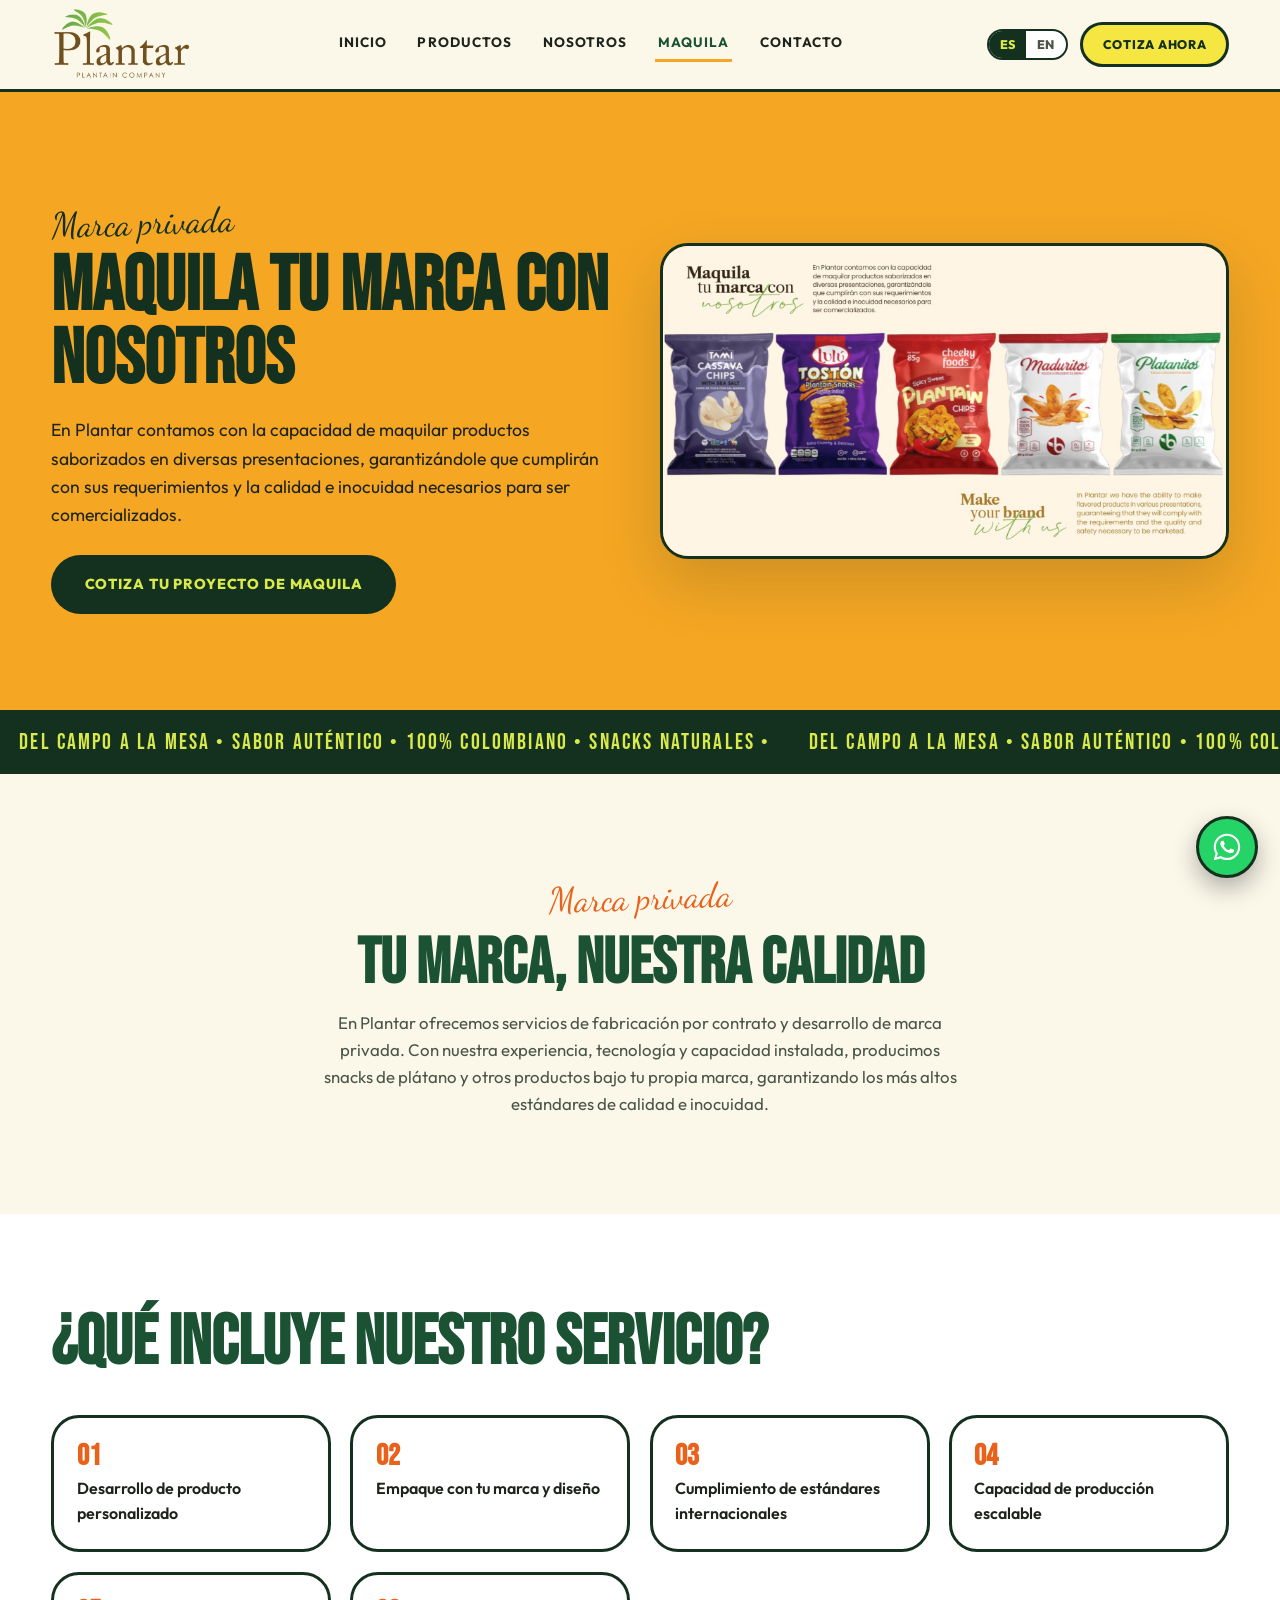
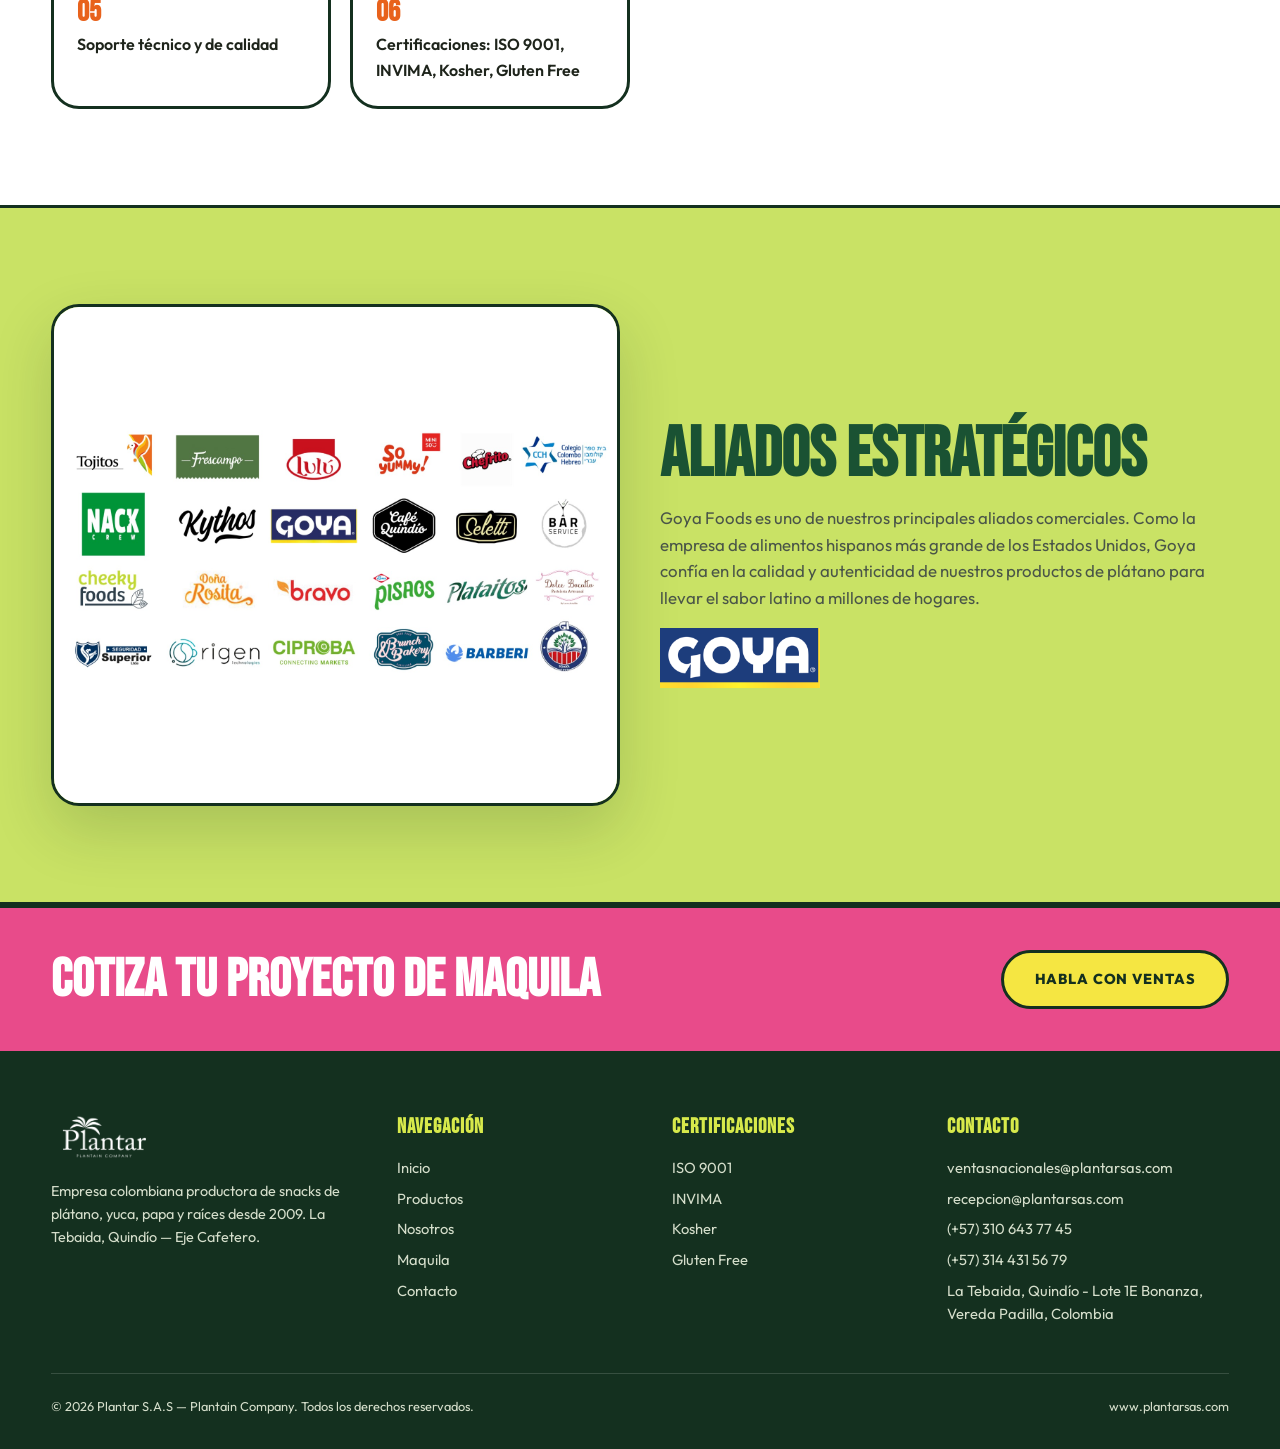
<file: maquila.html>
<!DOCTYPE html>
<html lang="es">
<head>
<meta charset="UTF-8">
<meta name="viewport" content="width=device-width, initial-scale=1.0">
<title>Maquila y Marca Privada — Plantar | Fabricamos tu Marca</title>
<meta name="description" content="Maquila tu marca con Plantar: fabricación por contrato y marca privada de snacks de plátano, yuca y más. Certificaciones ISO 9001, INVIMA, Kosher, Gluten Free.">
<link rel="icon" href="assets/img/favicon.svg" type="image/svg+xml">
<link rel="preconnect" href="https://fonts.googleapis.com">
<link rel="preconnect" href="https://fonts.gstatic.com" crossorigin>
<link href="https://fonts.googleapis.com/css2?family=Bebas+Neue&family=Outfit:wght@400;600;800&family=Dancing+Script:wght@600;700&display=swap" rel="stylesheet">
<link rel="stylesheet" href="assets/css/style.css">
</head>
<body data-page="maquila">

<header class="site-header" id="site-header"></header>

<!-- HERO -->
<section class="section maquila-hero">
  <div class="container about-split">
    <div>
      <span class="kicker" style="color:var(--dark)" data-i18n="home_maquila_kicker"></span>
      <h1 class="section-title" style="color:var(--dark);font-size:clamp(2.8rem,6.5vw,4.8rem)" data-i18n="maquila_title"></h1>
      <p style="margin:1.2rem 0 1.6rem;font-size:1.1rem;max-width:560px" data-i18n="maquila_desc"></p>
      <a class="btn btn-dark" href="contacto.html" data-i18n="maquila_cta"></a>
    </div>
    <div class="photo rev" style="border:3px solid var(--dark);border-radius:var(--radius-lg);overflow:hidden">
      <img src="assets/img/maquila-con-nosotros.jpg" alt="Maquila con nosotros — Plantar">
    </div>
  </div>
</section>

<div data-marquee="dark"></div>

<!-- HIGHLIGHT -->
<section class="section band-cream" style="text-align:center">
  <div class="container">
    <span class="kicker" data-i18n="home_maquila_kicker"></span>
    <h2 class="section-title" style="font-size:clamp(2.4rem,5.5vw,4rem)" data-i18n="maquila_highlight"></h2>
    <p class="section-sub" style="margin:1rem auto 0" data-i18n="maquila_pb_text"></p>
  </div>
</section>

<!-- FEATURES -->
<section class="section band-white">
  <div class="container">
    <div class="section-head">
      <h2 class="section-title" data-i18n="maquila_how_title"></h2>
    </div>
    <div class="feature-list" id="features"></div>
  </div>
</section>

<!-- CLIENTES MAQUILA -->
<section class="section band-lime" style="border-top:3px solid var(--dark);border-bottom:3px solid var(--dark)">
  <div class="container about-split">
    <div class="photo rev"><img src="assets/img/maquila-clientes.jpg" alt="Marcas de clientes maquiladas por Plantar"></div>
    <div class="rev">
      <h2 class="section-title" data-i18n="about_partners_title"></h2>
      <p class="section-sub" style="margin:1rem 0" data-i18n="about_goya_text"></p>
      <img src="assets/img/logo-goya.png" alt="Goya Foods" style="height:60px">
    </div>
  </div>
</section>

<section class="cta-band">
  <div class="container inner">
    <h2 data-i18n="maquila_cta"></h2>
    <a class="btn btn-primary" href="contacto.html" data-i18n="cta_band_btn"></a>
  </div>
</section>

<footer class="site-footer" id="site-footer"></footer>

<script src="assets/js/data.js"></script>
<script src="assets/js/main.js"></script>
<script>
const FEATURES_EN = [
  'Custom product development',
  'Packaging with your brand and design',
  'Compliance with international standards',
  'Scalable production capacity',
  'Technical and quality support',
  'Certifications: ISO 9001, INVIMA, Kosher, Gluten Free',
];

function renderPage() {
  const feats = CFG.partners.privateBrand.features;
  document.getElementById('features').innerHTML = feats.map((f, i) =>
    `<div class="feature rev"><span class="n">${String(i + 1).padStart(2, '0')}</span>${LANG === 'en' ? FEATURES_EN[i] || f : f}</div>`
  ).join('');
}
</script>
</body>
</html>
</file>
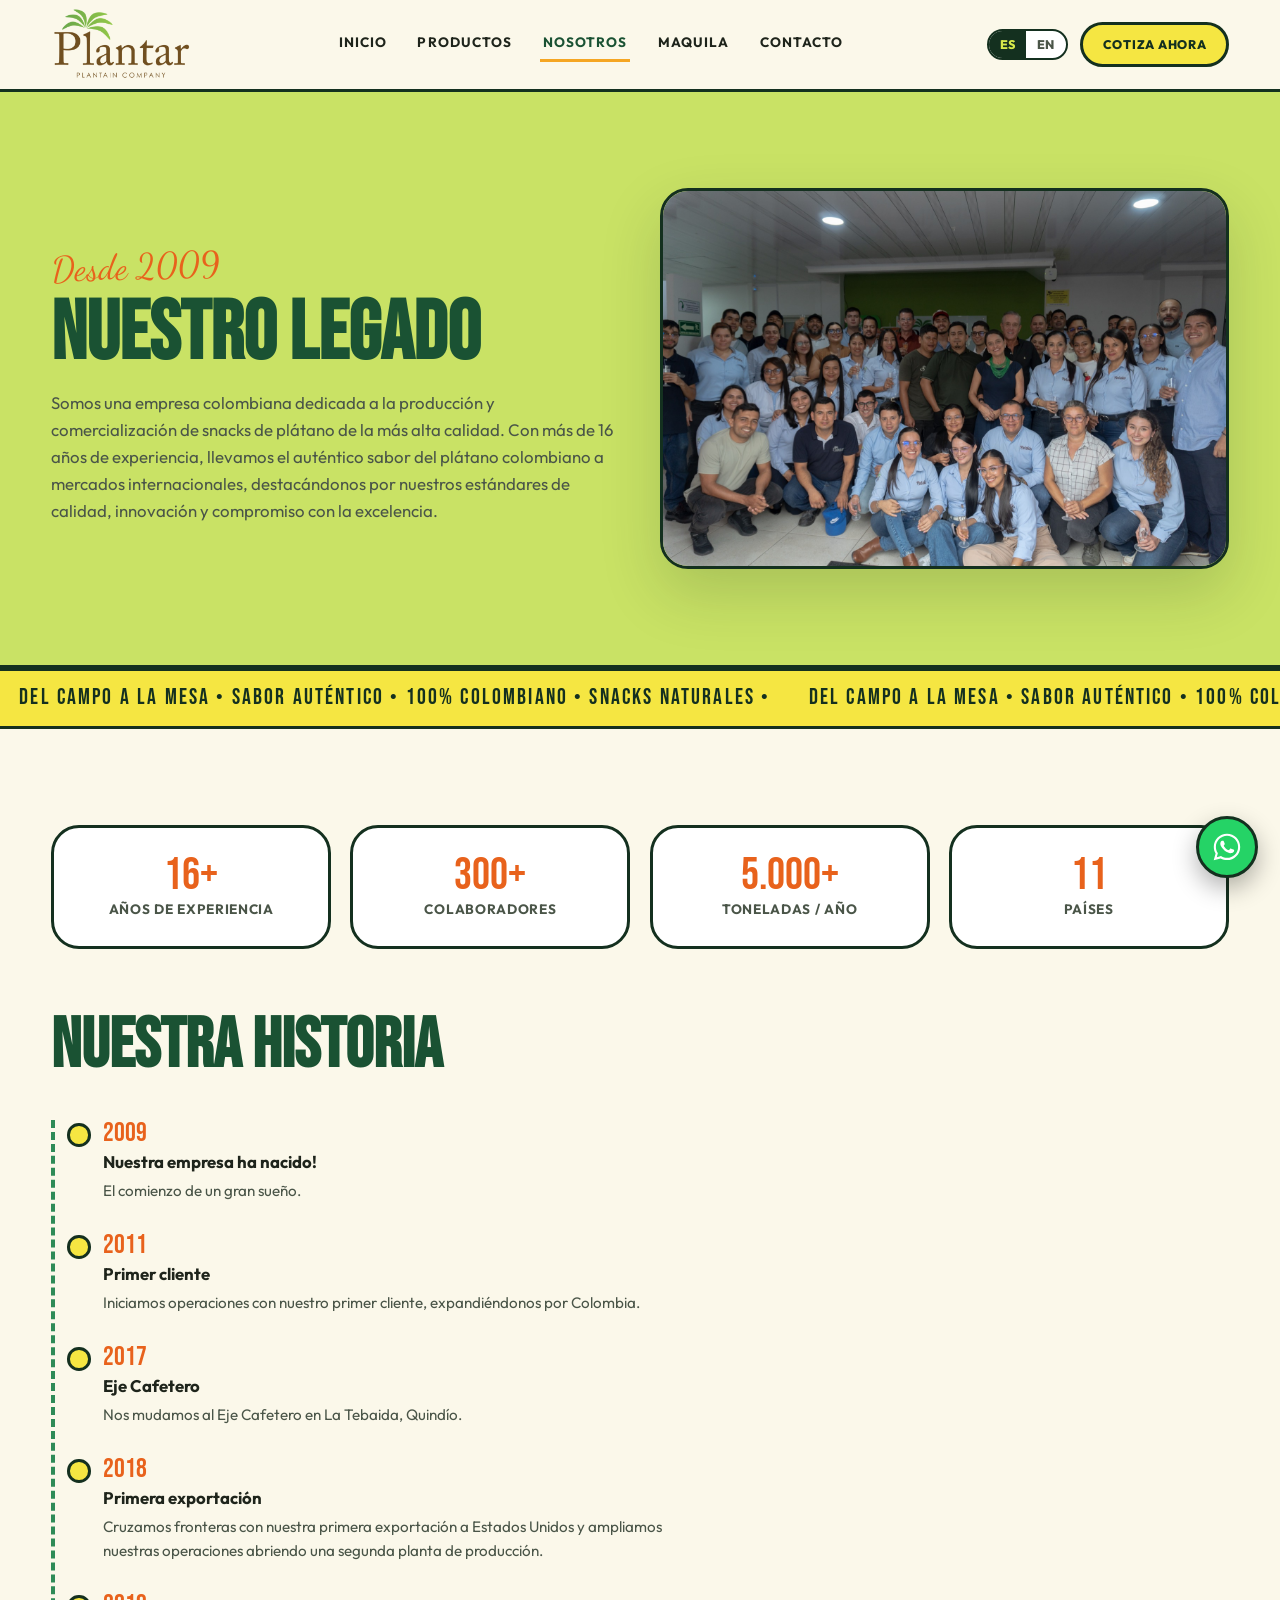
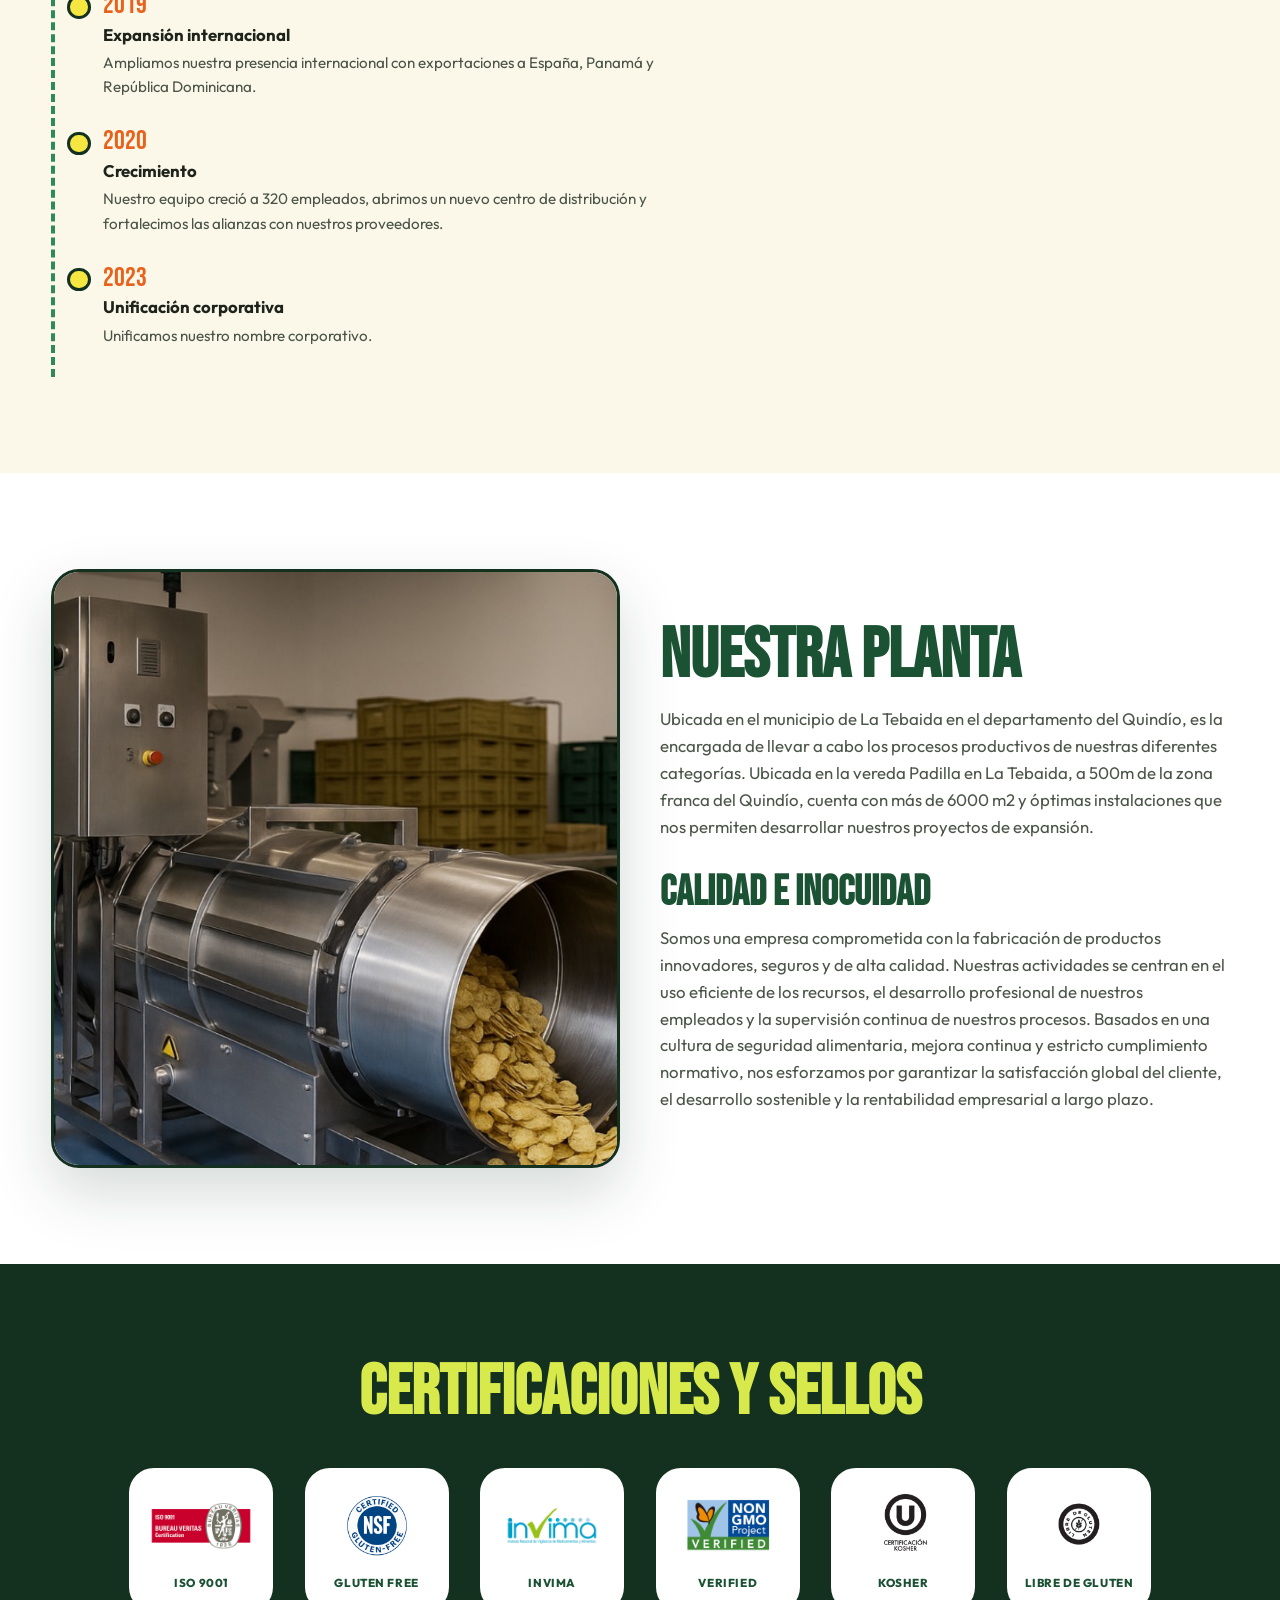
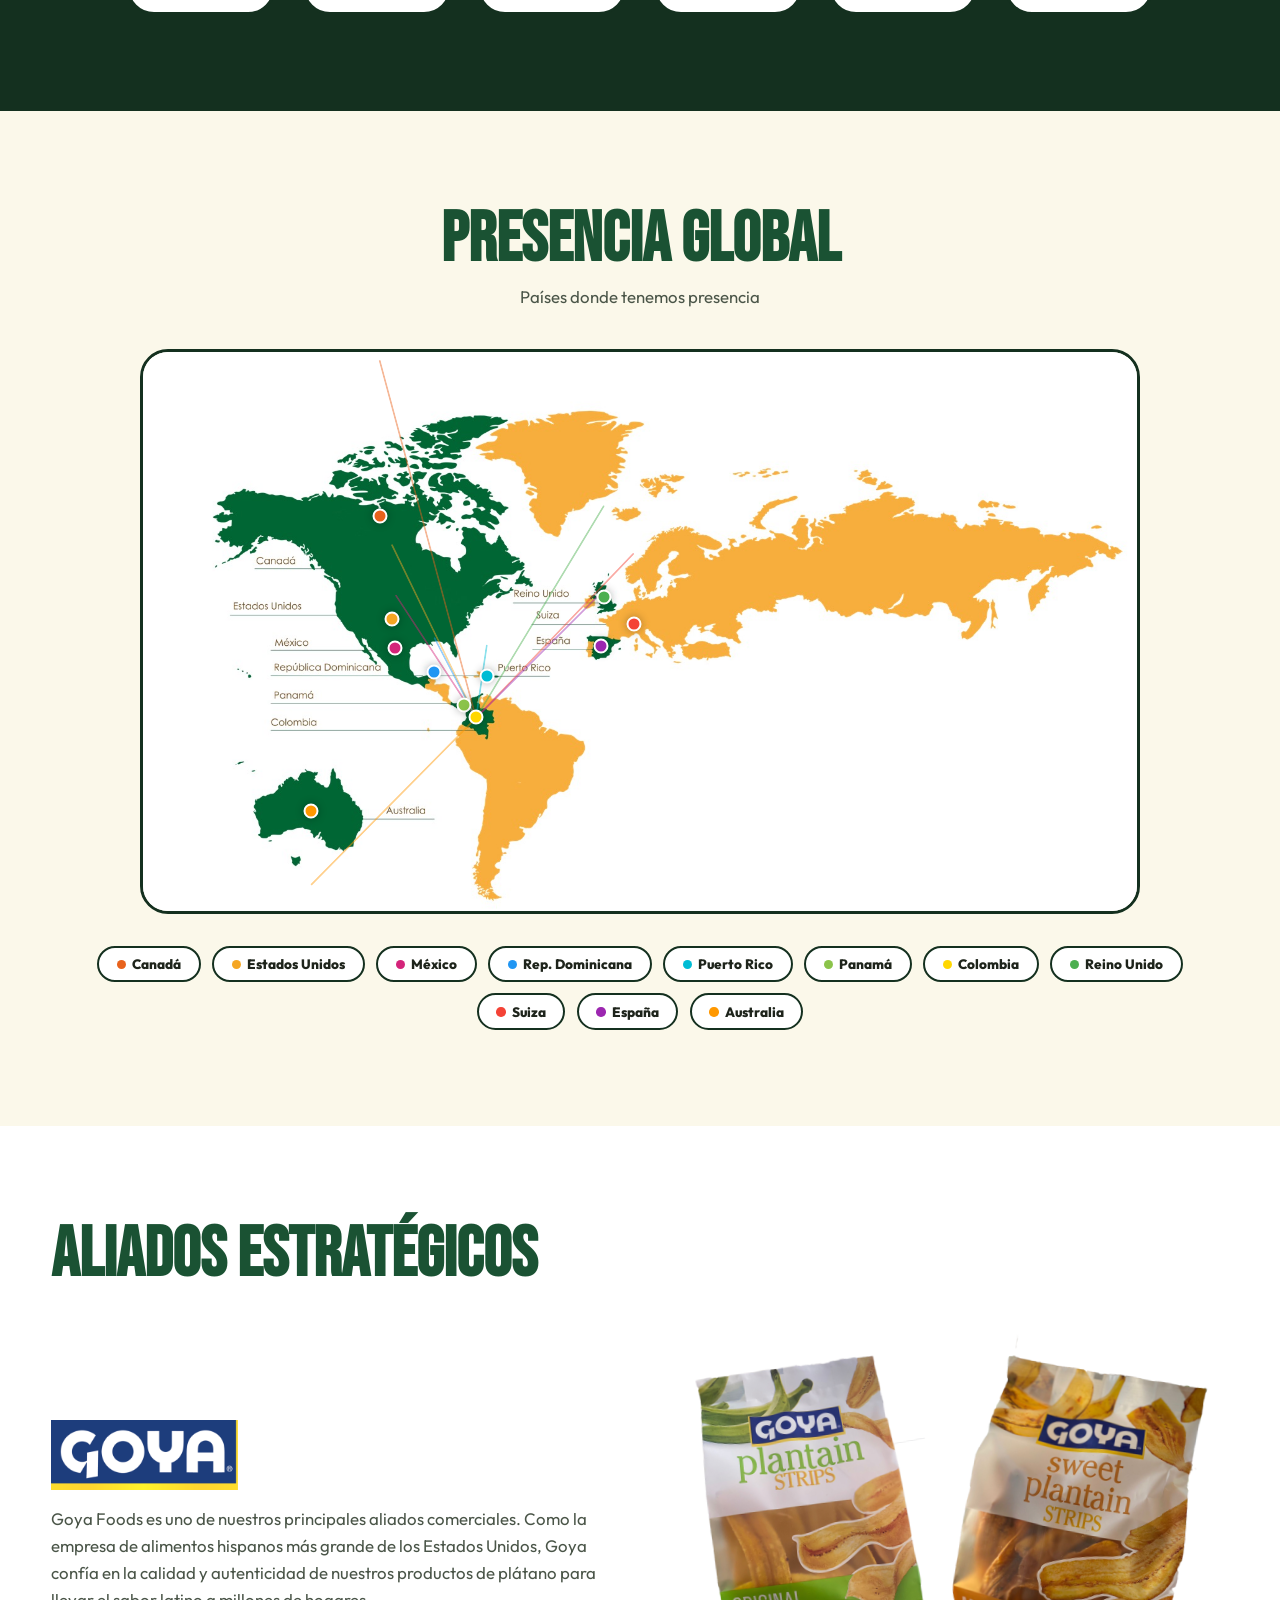
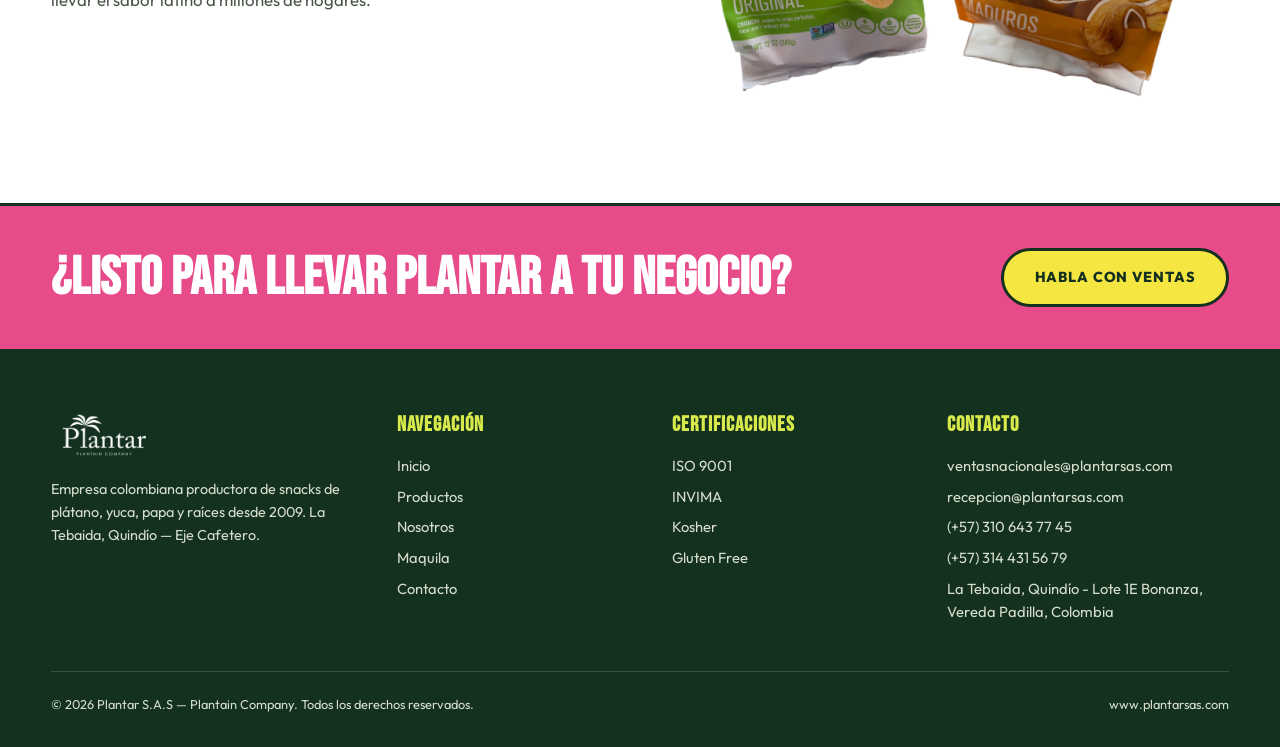
<file: nosotros.html>
<!DOCTYPE html>
<html lang="es">
<head>
<meta charset="UTF-8">
<meta name="viewport" content="width=device-width, initial-scale=1.0">
<title>Nosotros — Plantar | Empresa Colombiana de Snacks desde 2009</title>
<meta name="description" content="Conoce la historia de Plantar: más de 16 años produciendo snacks de plátano en el Eje Cafetero colombiano. Planta de 6.000 m², 300+ colaboradores, presencia en 11 países.">
<link rel="icon" href="assets/img/favicon.svg" type="image/svg+xml">
<link rel="preconnect" href="https://fonts.googleapis.com">
<link rel="preconnect" href="https://fonts.gstatic.com" crossorigin>
<link href="https://fonts.googleapis.com/css2?family=Bebas+Neue&family=Outfit:wght@400;600;800&family=Dancing+Script:wght@600;700&display=swap" rel="stylesheet">
<link rel="stylesheet" href="assets/css/style.css">
</head>
<body data-page="about">

<header class="site-header" id="site-header"></header>

<!-- HERO -->
<section class="section band-lime" style="border-bottom:3px solid var(--dark)">
  <div class="container about-split">
    <div>
      <span class="kicker" data-i18n="about_kicker"></span>
      <h1 class="section-title" style="font-size:clamp(3rem,7vw,5.2rem)" data-i18n="about_title"></h1>
      <p class="section-sub" style="margin-top:1rem" data-i18n="about_quienes"></p>
    </div>
    <div class="photo rev"><img src="assets/img/empleados.jpg" alt="Equipo de colaboradores Plantar"></div>
  </div>
</section>

<div data-marquee=""></div>

<!-- STATS -->
<section class="section band-cream" style="padding-bottom:2rem">
  <div class="container stats-row rev">
    <div class="stat"><div class="num">16+</div><div class="lbl" data-i18n="stat_years"></div></div>
    <div class="stat"><div class="num">300+</div><div class="lbl" data-i18n="stat_team"></div></div>
    <div class="stat"><div class="num">5.000+</div><div class="lbl" data-i18n="stat_tons"></div></div>
    <div class="stat"><div class="num">11</div><div class="lbl" data-i18n="stat_countries"></div></div>
  </div>
</section>

<!-- TIMELINE -->
<section class="section band-cream" style="padding-top:2rem">
  <div class="container">
    <div class="section-head">
      <h2 class="section-title" data-i18n="about_timeline_title"></h2>
    </div>
    <div class="timeline" id="timeline"></div>
  </div>
</section>

<!-- PLANTA -->
<section class="section band-white">
  <div class="container about-split">
    <div class="photo rev"><img src="assets/img/planta.jpg" alt="Planta de producción Plantar"></div>
    <div class="rev">
      <h2 class="section-title" data-i18n="about_plant_title"></h2>
      <p class="section-sub" style="margin:1rem 0" data-i18n="about_plant_text"></p>
      <h2 class="section-title" style="font-size:clamp(1.8rem,3.5vw,2.6rem);margin-top:2rem" data-i18n="about_quality_title"></h2>
      <p class="section-sub" style="margin-top:0.8rem" data-i18n="about_quality_text"></p>
    </div>
  </div>
</section>

<!-- CERTIFICACIONES -->
<section class="section band-dark">
  <div class="container">
    <div class="section-head center">
      <h2 class="section-title" data-i18n="about_certs_title"></h2>
    </div>
    <div class="sellos-row rev" id="sellos"></div>
  </div>
</section>

<!-- PRESENCIA GLOBAL -->
<section class="section band-cream">
  <div class="container">
    <div class="section-head center">
      <h2 class="section-title" data-i18n="about_global_title"></h2>
      <p class="section-sub" style="margin:0.6rem auto 0" data-i18n="about_global_sub"></p>
    </div>
    <div class="world-map-wrap rev">
      <img src="assets/img/mapa.jpg" alt="Mapa de presencia global de Plantar">
      <div class="map-overlay" id="mapOverlay"></div>
    </div>
    <div class="countries rev" id="countries"></div>
  </div>
</section>

<!-- ALIADOS -->
<section class="section band-white">
  <div class="container">
    <div class="section-head">
      <h2 class="section-title" data-i18n="about_partners_title"></h2>
    </div>
    <div class="about-split">
      <div class="rev">
        <img src="assets/img/logo-goya.png" alt="Goya Foods" style="height:70px;margin-bottom:1rem">
        <p class="section-sub" data-i18n="about_goya_text"></p>
      </div>
      <div class="brand-strip rev">
        <img src="assets/img/goya-verde.png" alt="Empaque Goya plátano verde">
        <img src="assets/img/goya-maduro.png" alt="Empaque Goya plátano maduro">
      </div>
    </div>
  </div>
</section>

<section class="cta-band">
  <div class="container inner">
    <h2 data-i18n="cta_band_title"></h2>
    <a class="btn btn-primary" href="contacto.html" data-i18n="cta_band_btn"></a>
  </div>
</section>

<footer class="site-footer" id="site-footer"></footer>

<script src="assets/js/data.js"></script>
<script src="assets/js/main.js"></script>
<script>
const TIMELINE_EN = {
  '2009': ['Our company is born!', 'The beginning of a big dream.'],
  '2011': ['First client', 'We started operations with our first client, expanding throughout Colombia.'],
  '2017': ['Coffee Region', 'We moved to the Coffee Region, in La Tebaida, Quindío.'],
  '2018': ['First export', 'We crossed borders with our first export to the United States and opened a second production plant.'],
  '2019': ['International expansion', 'We expanded our international presence with exports to Spain, Panama and the Dominican Republic.'],
  '2020': ['Growth', 'Our team grew to 320 employees, we opened a new distribution center and strengthened alliances with our suppliers.'],
  '2023': ['Corporate unification', 'We unified our corporate name.'],
};

function renderPage() {
  document.getElementById('timeline').innerHTML = CFG.legacy.timeline.map(x => {
    const en = TIMELINE_EN[x.year];
    const title = LANG === 'en' && en ? en[0] : x.title;
    const desc = LANG === 'en' && en ? en[1] : x.desc;
    return `<div class="tl-item rev"><div class="year">${x.year}</div><h3>${title}</h3><p>${desc}</p></div>`;
  }).join('');

  document.getElementById('sellos').innerHTML = CFG.capacity.certificaciones.sellos.map(s =>
    `<div class="sello"><div><img src="${s.img}" alt="${s.name}"><span>${s.name}</span></div></div>`
  ).join('');

  buildMap();
}

/* ---- Mapa interactivo: pines, líneas desde Colombia y leyenda clicable ---- */
// Coordenadas (%) calibradas por centroide de píxeles verdes de assets/img/mapa.jpg
const MAP_POS = [
  { id: 'ca', x: 23.8, y: 29.3 }, { id: 'us', x: 25, y: 47.8 }, { id: 'mx', x: 25.4, y: 52.9 },
  { id: 'do', x: 29.3, y: 57.2 }, { id: 'pr', x: 34.6, y: 57.9 }, { id: 'pa', x: 32.3, y: 63.2 },
  { id: 'co', x: 33.5, y: 65.3 }, { id: 'gb', x: 46.4, y: 43.9 }, { id: 'ch', x: 49.4, y: 48.7 },
  { id: 'es', x: 46.1, y: 52.7 }, { id: 'au', x: 16.9, y: 82.1 },
];
const CO_ORIGIN = { x: 33.5, y: 65.3 };
let activeCountry = -1;

function buildMap() {
  const countries = CFG.global.countries;
  let html = '';
  MAP_POS.forEach((pos, i) => {
    const c = countries.find(ct => ct.id === pos.id);
    if (!c) return;
    if (pos.id !== 'co') {
      const dx = pos.x - CO_ORIGIN.x, dy = pos.y - CO_ORIGIN.y;
      const len = Math.sqrt(dx * dx + dy * dy);
      const angle = Math.atan2(dy, dx) * 180 / Math.PI;
      html += `<div class="map-line" data-mapline="${i}" style="left:${CO_ORIGIN.x}%;top:${CO_ORIGIN.y}%;width:${len}%;transform:rotate(${angle}deg);background:${c.color}"></div>`;
    }
    html += `<div class="map-pin" data-mappin="${i}" style="left:${pos.x}%;top:${pos.y}%;background:${c.color};color:${c.color};" role="button" tabindex="0" aria-label="${c.name}">
      <span class="map-pin-label">${c.name}</span></div>`;
  });
  document.getElementById('mapOverlay').innerHTML = html;

  document.getElementById('countries').innerHTML = MAP_POS.map((pos, i) => {
    const c = countries.find(ct => ct.id === pos.id);
    return c ? `<button type="button" class="country" data-maplegend="${i}"><span class="dot" style="background:${c.color}"></span>${c.name}</button>` : '';
  }).join('');

  setTimeout(() => document.querySelectorAll('.map-line').forEach(l => l.classList.add('visible')), 400);

  document.querySelectorAll('[data-mappin]').forEach(p => {
    p.addEventListener('click', () => highlightCountry(+p.dataset.mappin));
    p.addEventListener('keydown', e => { if (e.key === 'Enter' || e.key === ' ') { e.preventDefault(); highlightCountry(+p.dataset.mappin); } });
  });
  document.querySelectorAll('[data-maplegend]').forEach(b =>
    b.addEventListener('click', () => highlightCountry(+b.dataset.maplegend)));
}

function highlightCountry(idx) {
  const pins = document.querySelectorAll('.map-pin');
  const legends = document.querySelectorAll('[data-maplegend]');
  const lines = document.querySelectorAll('.map-line');
  if (activeCountry === idx) {
    activeCountry = -1;
    pins.forEach(p => p.classList.remove('active'));
    legends.forEach(l => l.classList.remove('active'));
    lines.forEach(l => { l.style.opacity = ''; });
    return;
  }
  activeCountry = idx;
  pins.forEach(p => p.classList.toggle('active', +p.dataset.mappin === idx));
  legends.forEach(l => l.classList.toggle('active', +l.dataset.maplegend === idx));
  lines.forEach(l => { l.style.opacity = +l.dataset.mapline === idx ? '0.85' : '0.12'; });
}
</script>
</body>
</html>
</file>
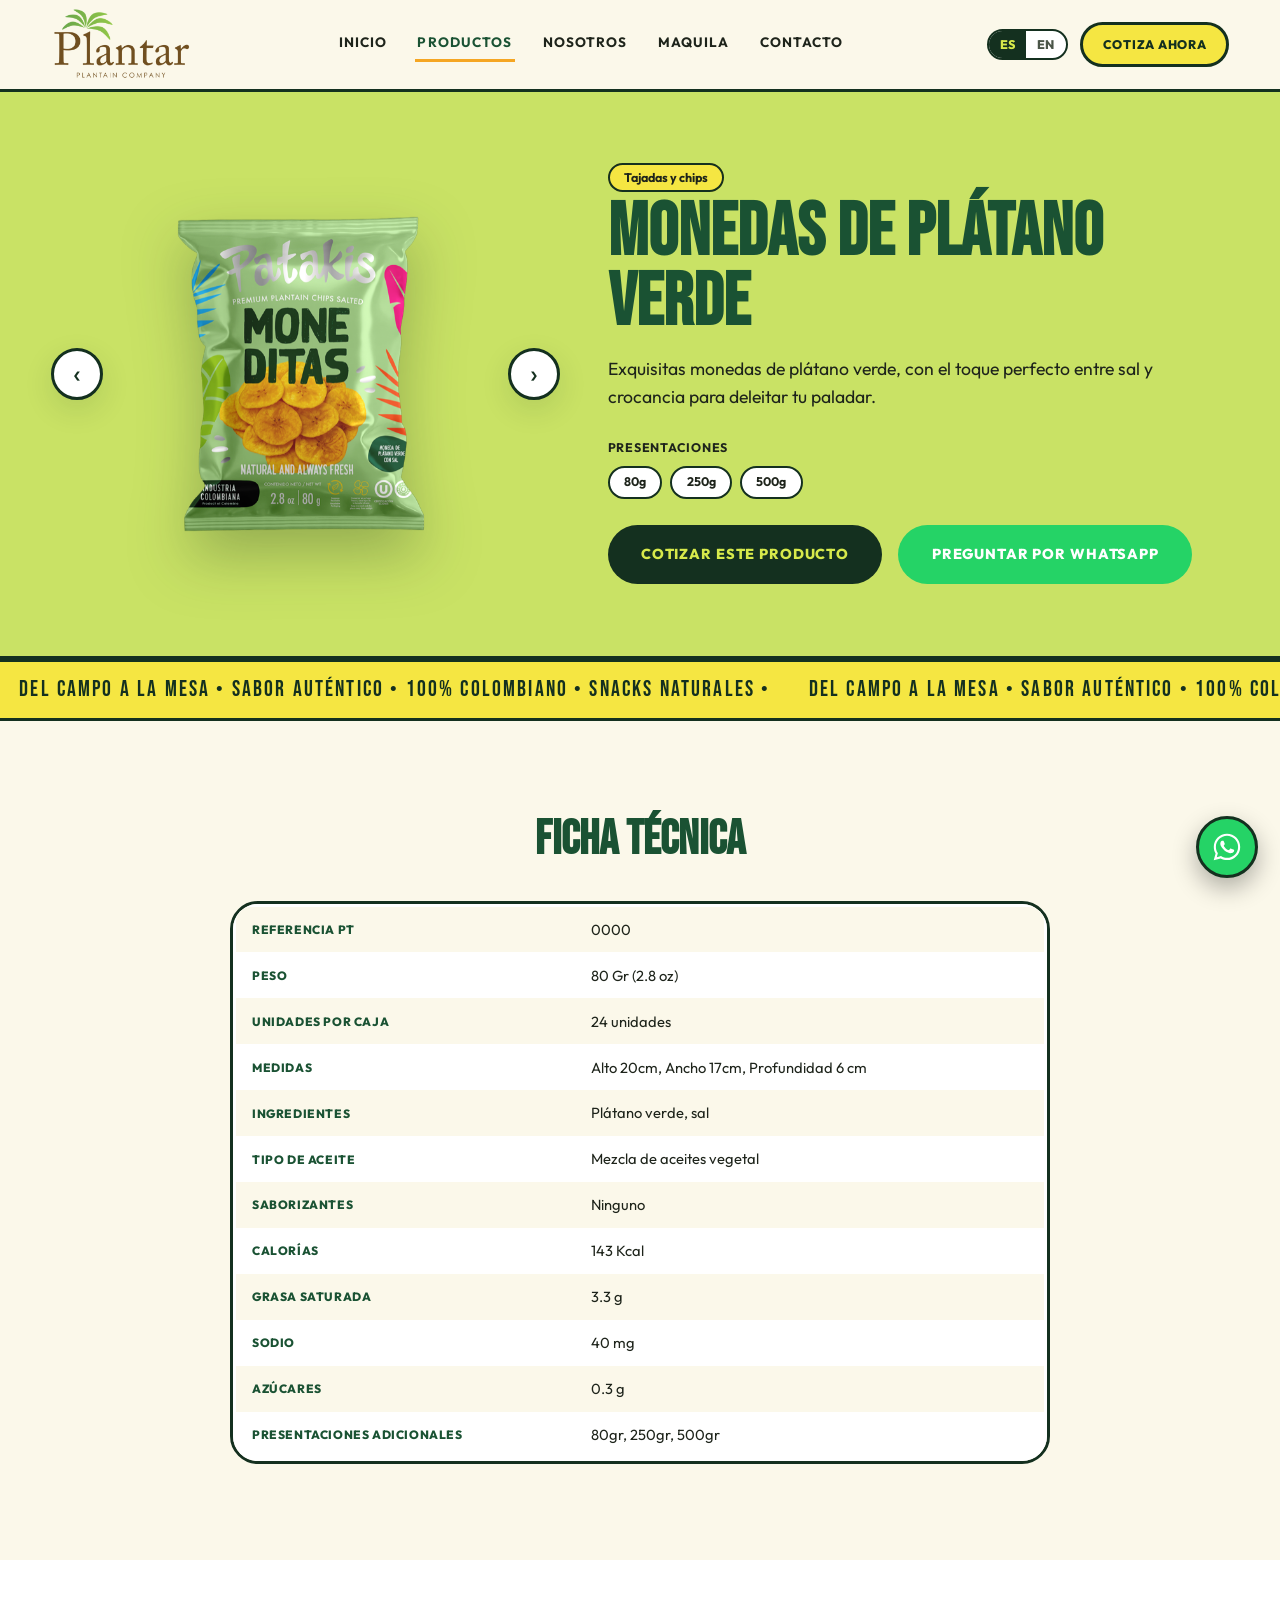
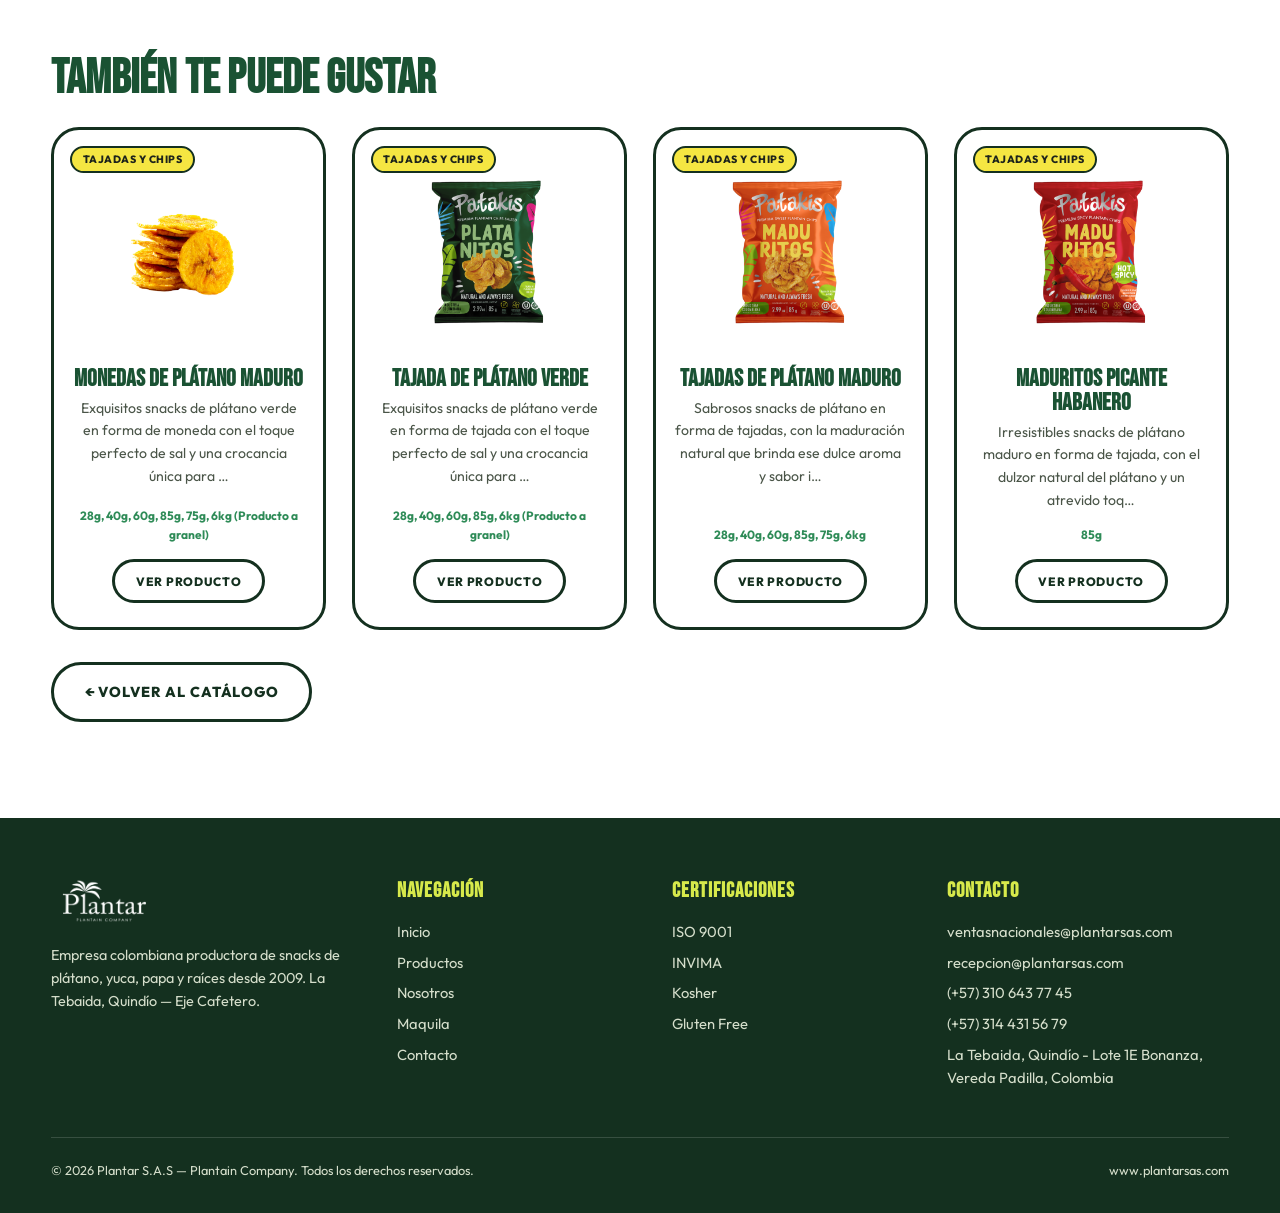
<file: producto.html>
<!DOCTYPE html>
<html lang="es">
<head>
<meta charset="UTF-8">
<meta name="viewport" content="width=device-width, initial-scale=1.0">
<title>Producto — Plantar</title>
<meta name="description" content="Ficha de producto Plantar: presentaciones, ingredientes e información nutricional.">
<link rel="icon" href="assets/img/favicon.svg" type="image/svg+xml">
<link rel="preconnect" href="https://fonts.googleapis.com">
<link rel="preconnect" href="https://fonts.gstatic.com" crossorigin>
<link href="https://fonts.googleapis.com/css2?family=Bebas+Neue&family=Outfit:wght@400;600;800&family=Dancing+Script:wght@600;700&display=swap" rel="stylesheet">
<link rel="stylesheet" href="assets/css/style.css">
</head>
<body data-page="products">

<header class="site-header" id="site-header"></header>

<section class="detail-hero">
  <div class="container inner" id="detailHero"></div>
</section>

<div data-marquee=""></div>

<section class="section band-cream" id="specsSection" style="display:none">
  <div class="container" style="max-width:820px">
    <div class="section-head center">
      <h2 class="section-title" style="font-size:clamp(2rem,4vw,3rem)" data-i18n="detail_specs"></h2>
    </div>
    <div class="spec-wrap rev"><table class="spec-table" id="specTable"></table></div>
  </div>
</section>

<section class="section band-white related">
  <div class="container">
    <h2 class="section-title" style="font-size:clamp(2rem,4vw,3rem)" data-i18n="related_title"></h2>
    <div class="prod-grid" id="relatedGrid" style="margin-top:1.6rem"></div>
    <div style="margin-top:2rem"><a class="btn btn-outline" href="productos.html" data-i18n="back_catalog"></a></div>
  </div>
</section>

<footer class="site-footer" id="site-footer"></footer>

<script src="assets/js/data.js"></script>
<script src="assets/js/main.js"></script>
<script>
function specRow(label, value) {
  return value ? `<tr><td>${label}</td><td>${value}</td></tr>` : '';
}

function renderPage() {
  const id = new URLSearchParams(location.search).get('id');
  const p = findProduct(id) || PRODUCTS[0];
  document.title = `${prodName(p)} — Plantar`;

  const waMsg = (LANG === 'en'
    ? `Hello Plantar 👋, I would like a quote for: ${prodName(p)}`
    : `Hola Plantar 👋, quisiera cotizar: ${prodName(p)}`);

  const imgs = [...new Set([p.empaque, p.image].filter(Boolean))];
  document.getElementById('detailHero').innerHTML = `
    <div class="art rev">
      <div class="gallery">
        ${imgs.length > 1 ? `<button type="button" class="g-arrow prev" aria-label="Anterior">‹</button>` : ''}
        <img id="mainImg" src="${imgs[0]}" alt="${prodName(p)}">
        ${imgs.length > 1 ? `<button type="button" class="g-arrow next" aria-label="Siguiente">›</button>` : ''}
      </div>
    </div>
    <div class="rev">
      <span class="chip" style="background:var(--yellow)">${t('cat_' + p.category)}</span>
      <h1 style="margin-top:0.6rem">${prodName(p)}</h1>
      <p class="desc">${prodDesc(p)}</p>
      ${p.sizes ? `<div style="margin-bottom:1.2rem">
        <strong style="text-transform:uppercase;font-size:0.78rem;letter-spacing:0.06em">${t('detail_presentations')}</strong>
        <div class="chip-row" style="margin-top:0.4rem">${p.sizes.split(',').map(s => `<span class="chip">${s.trim()}</span>`).join('')}</div>
      </div>` : ''}
      <div class="cta-row" style="display:flex;gap:1rem;flex-wrap:wrap">
        <a class="btn btn-dark" href="contacto.html?producto=${p.id}">${t('detail_quote')}</a>
        <a class="btn btn-wa" target="_blank" rel="noopener" href="${waLink(waMsg)}">${t('detail_wa')}</a>
      </div>
    </div>`;

  // Galería con flechas
  if (imgs.length > 1) {
    let gi = 0;
    const show = d => {
      gi = (gi + d + imgs.length) % imgs.length;
      document.getElementById('mainImg').src = imgs[gi];
    };
    document.querySelector('.g-arrow.prev').addEventListener('click', () => show(-1));
    document.querySelector('.g-arrow.next').addEventListener('click', () => show(1));
  }

  // Ficha técnica
  const info = p.info;
  if (info) {
    document.getElementById('specsSection').style.display = '';
    document.getElementById('specTable').innerHTML = [
      specRow(t('spec_ref'), info.pt),
      specRow(t('spec_weight'), info.peso + (info.oz ? ` (${info.oz} oz)` : '')),
      specRow(t('spec_box'), info.undCaja),
      specRow(t('spec_measures'), info.medidas),
      specRow(t('spec_ingredients'), info.ingredientes),
      specRow(t('spec_oil'), info.aceite),
      specRow(t('spec_flavor'), info.saborizantes),
      specRow(t('spec_cal'), info.calorias ? info.calorias + ' Kcal' : ''),
      specRow(t('spec_fat'), info.grasaSat),
      specRow(t('spec_sodium'), info.sodio),
      specRow(t('spec_sugar'), info.azucares),
      specRow(t('spec_extra'), info.extras),
    ].join('');
  } else {
    document.getElementById('specsSection').style.display = 'none';
  }

  // Relacionados: misma categoría
  const related = PRODUCTS.filter(x => x.category === p.category && x.id !== p.id).slice(0, 4);
  const fill = related.length < 4
    ? [...related, ...PRODUCTS.filter(x => x.id !== p.id && !related.includes(x)).slice(0, 4 - related.length)]
    : related;
  document.getElementById('relatedGrid').innerHTML = fill.map(cardHTML).join('');
}
</script>
</body>
</html>
</file>
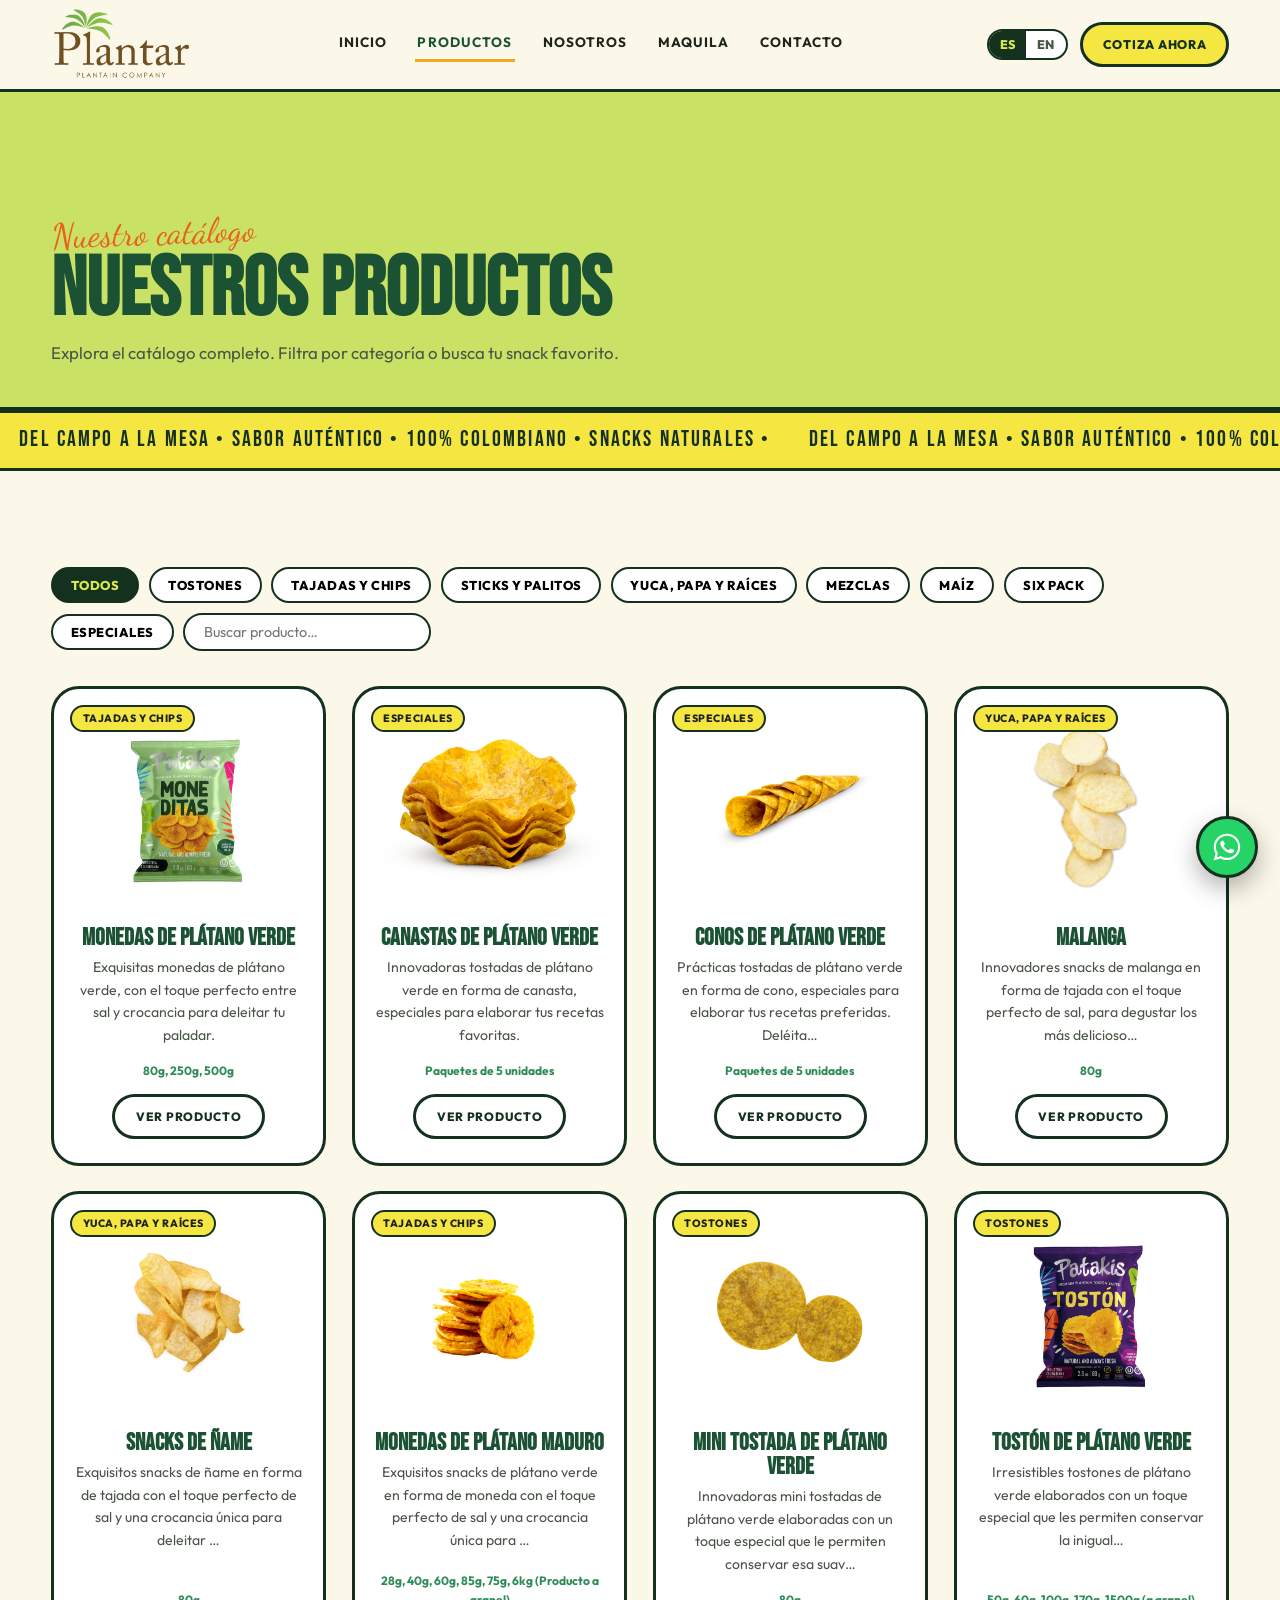
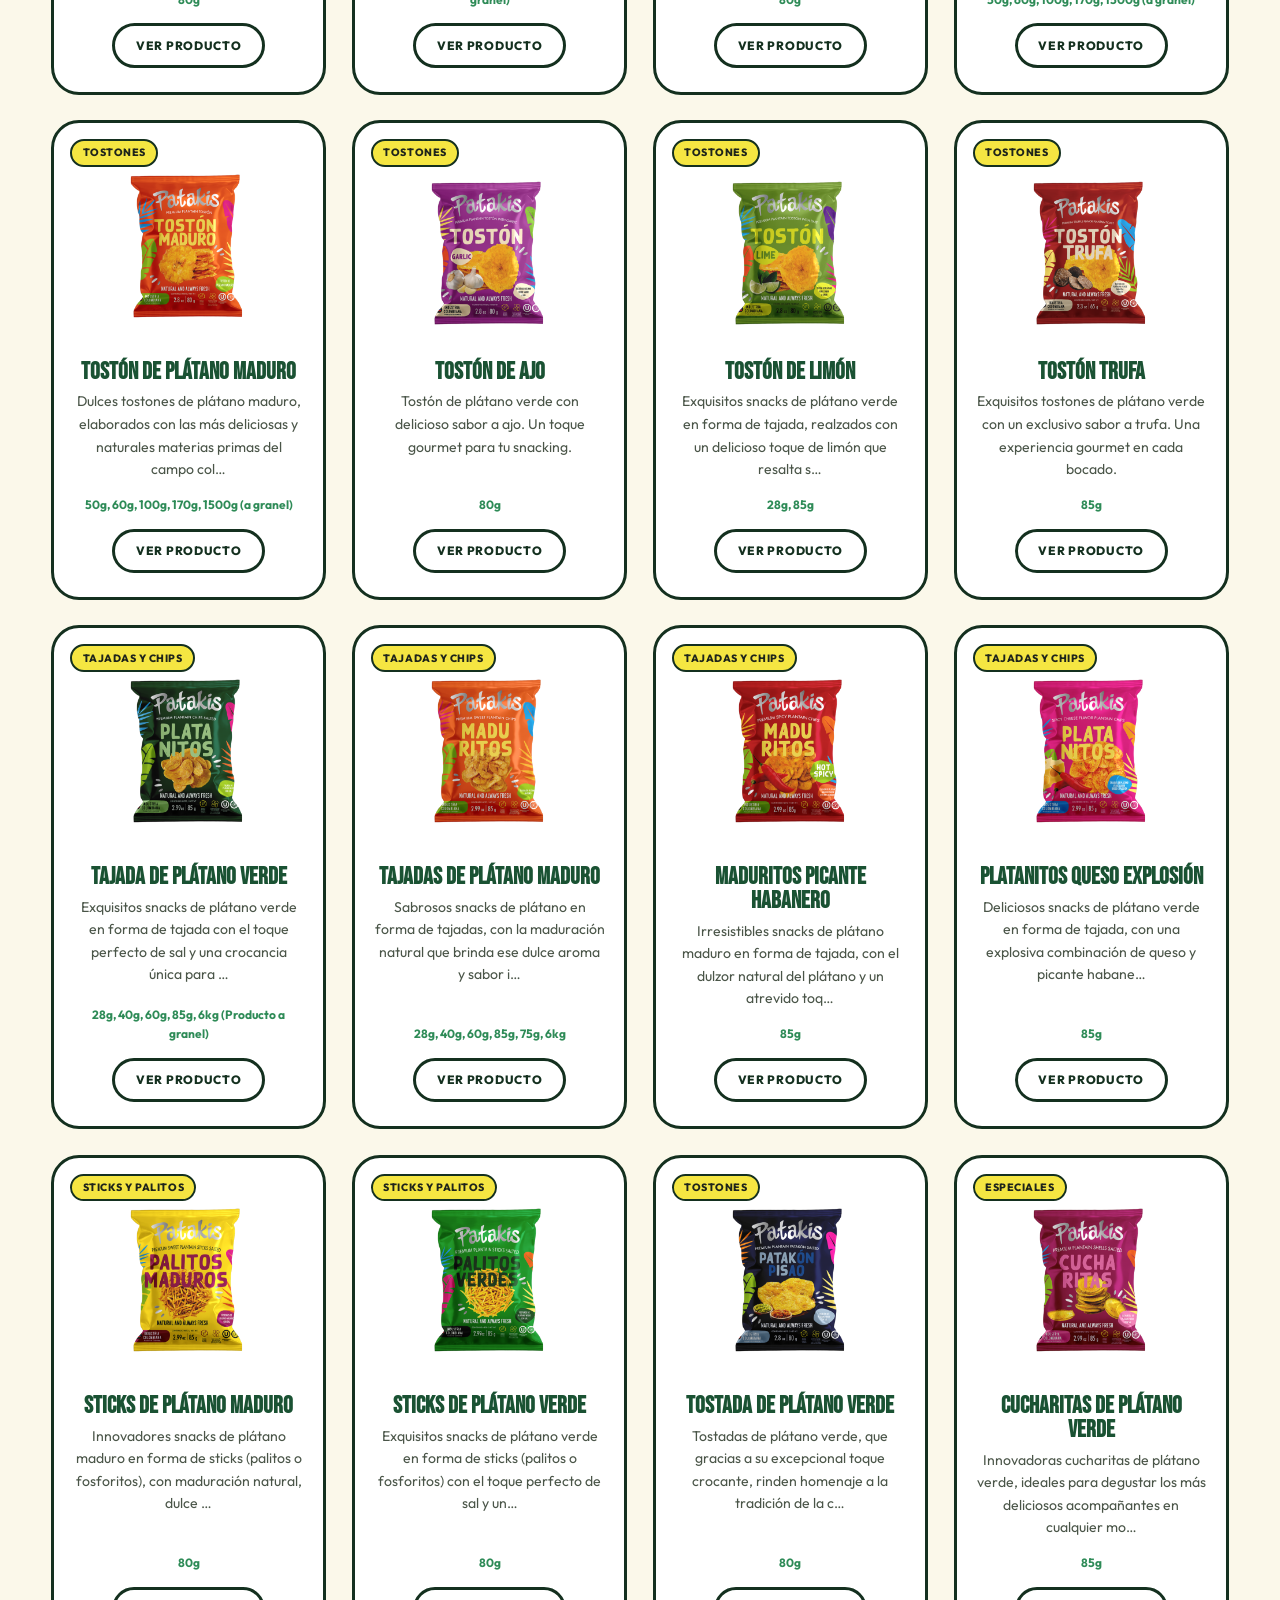
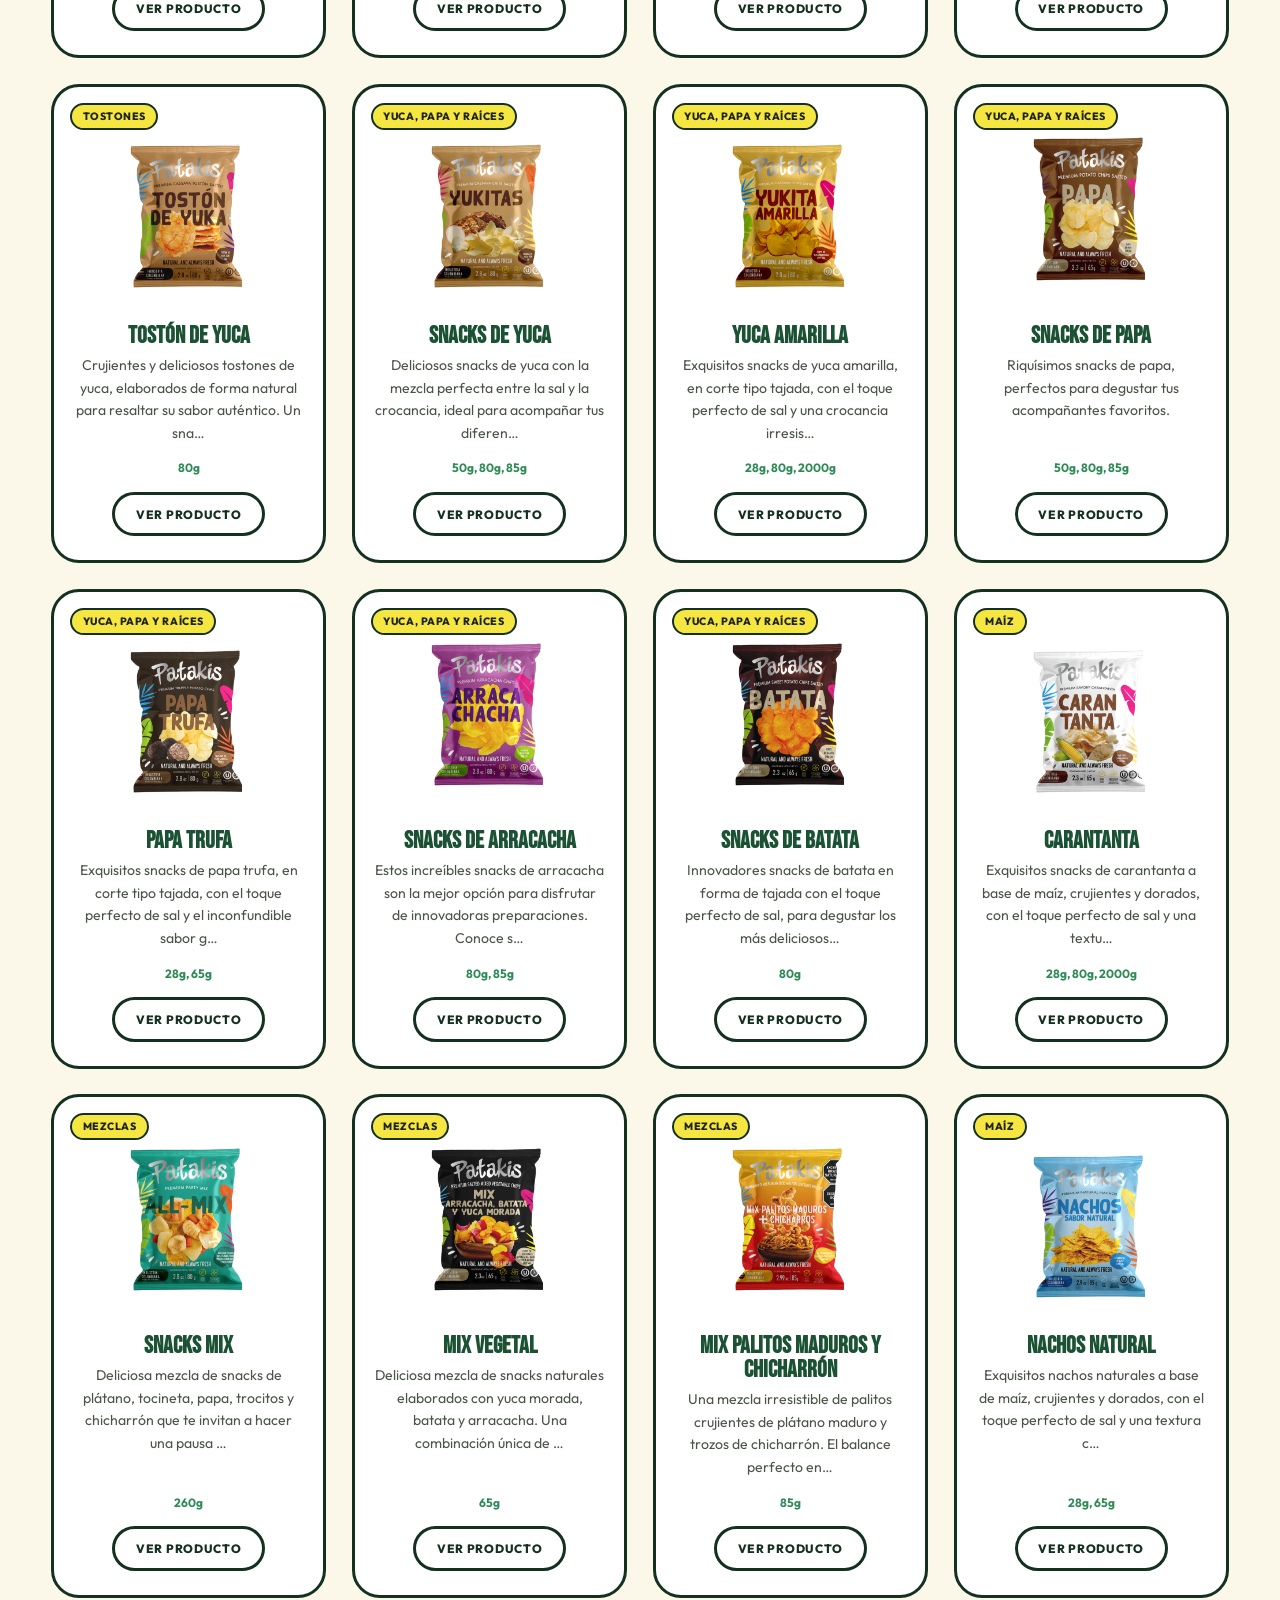
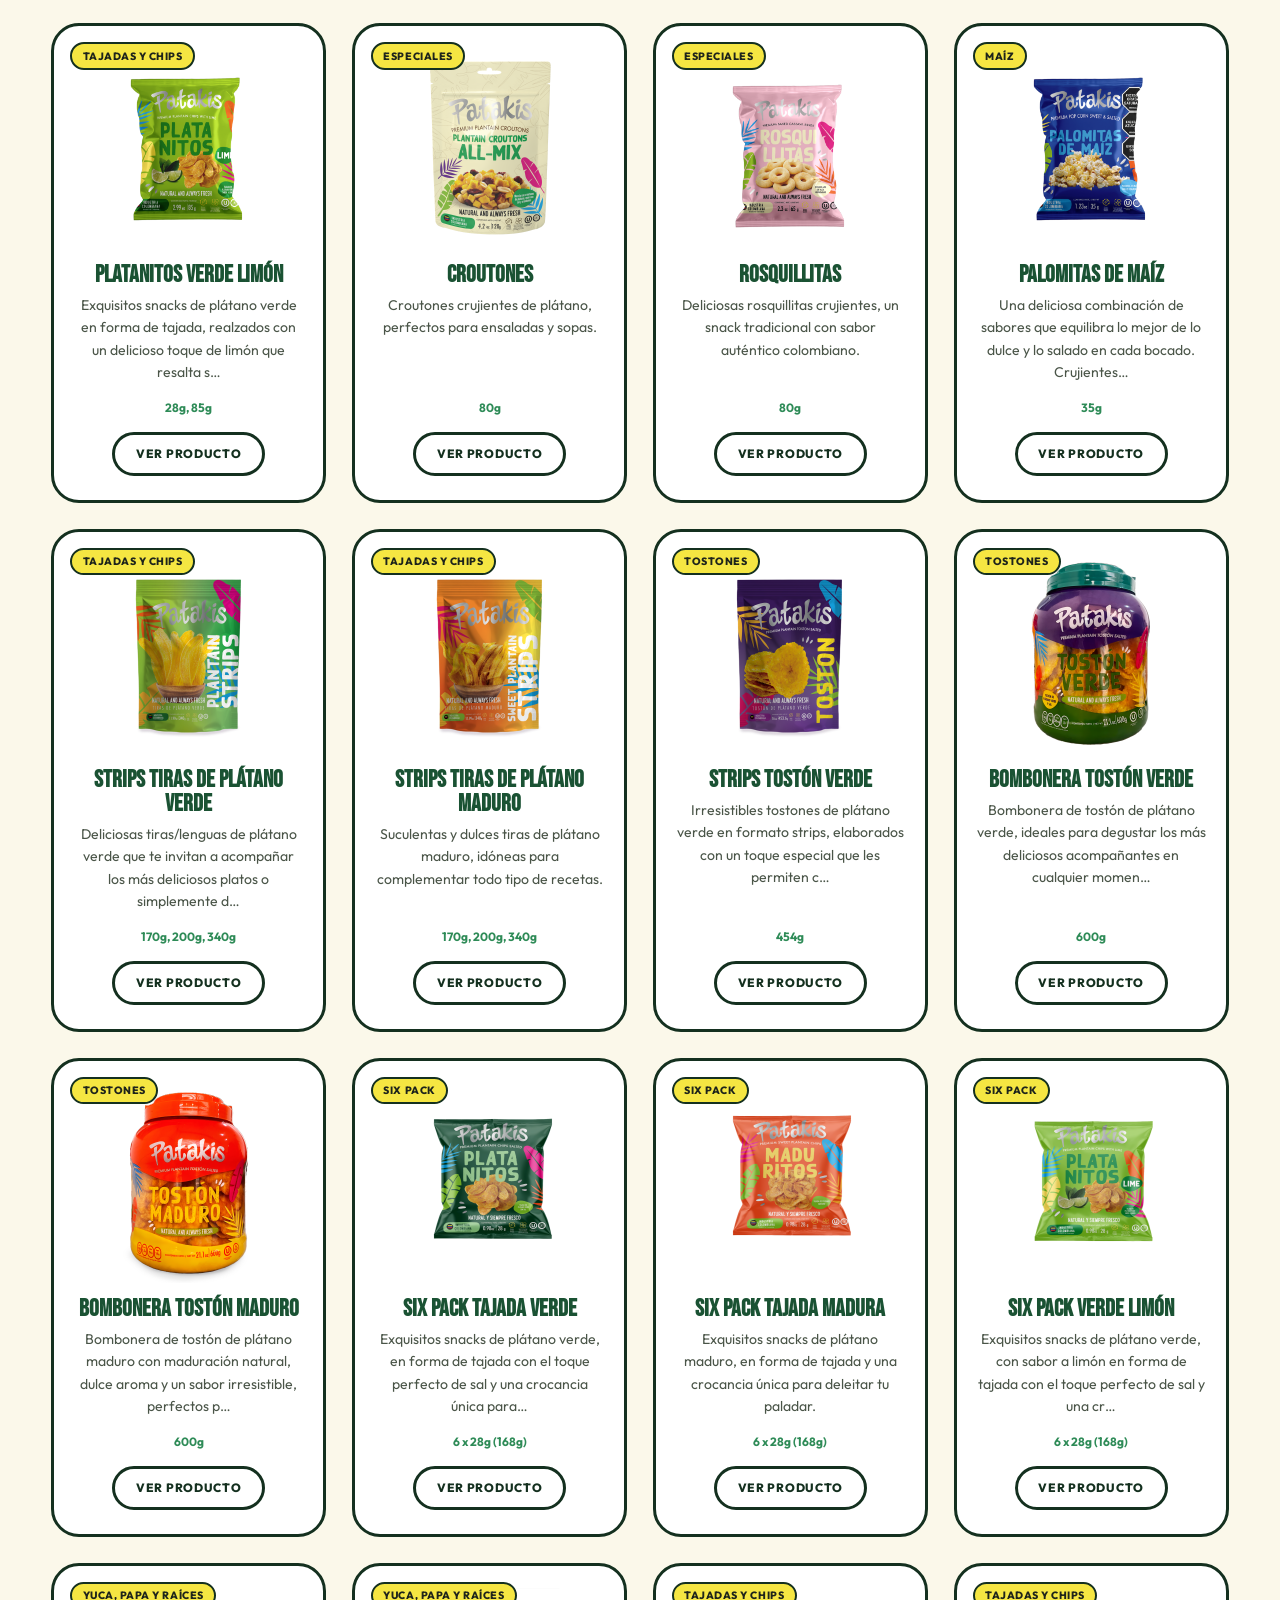
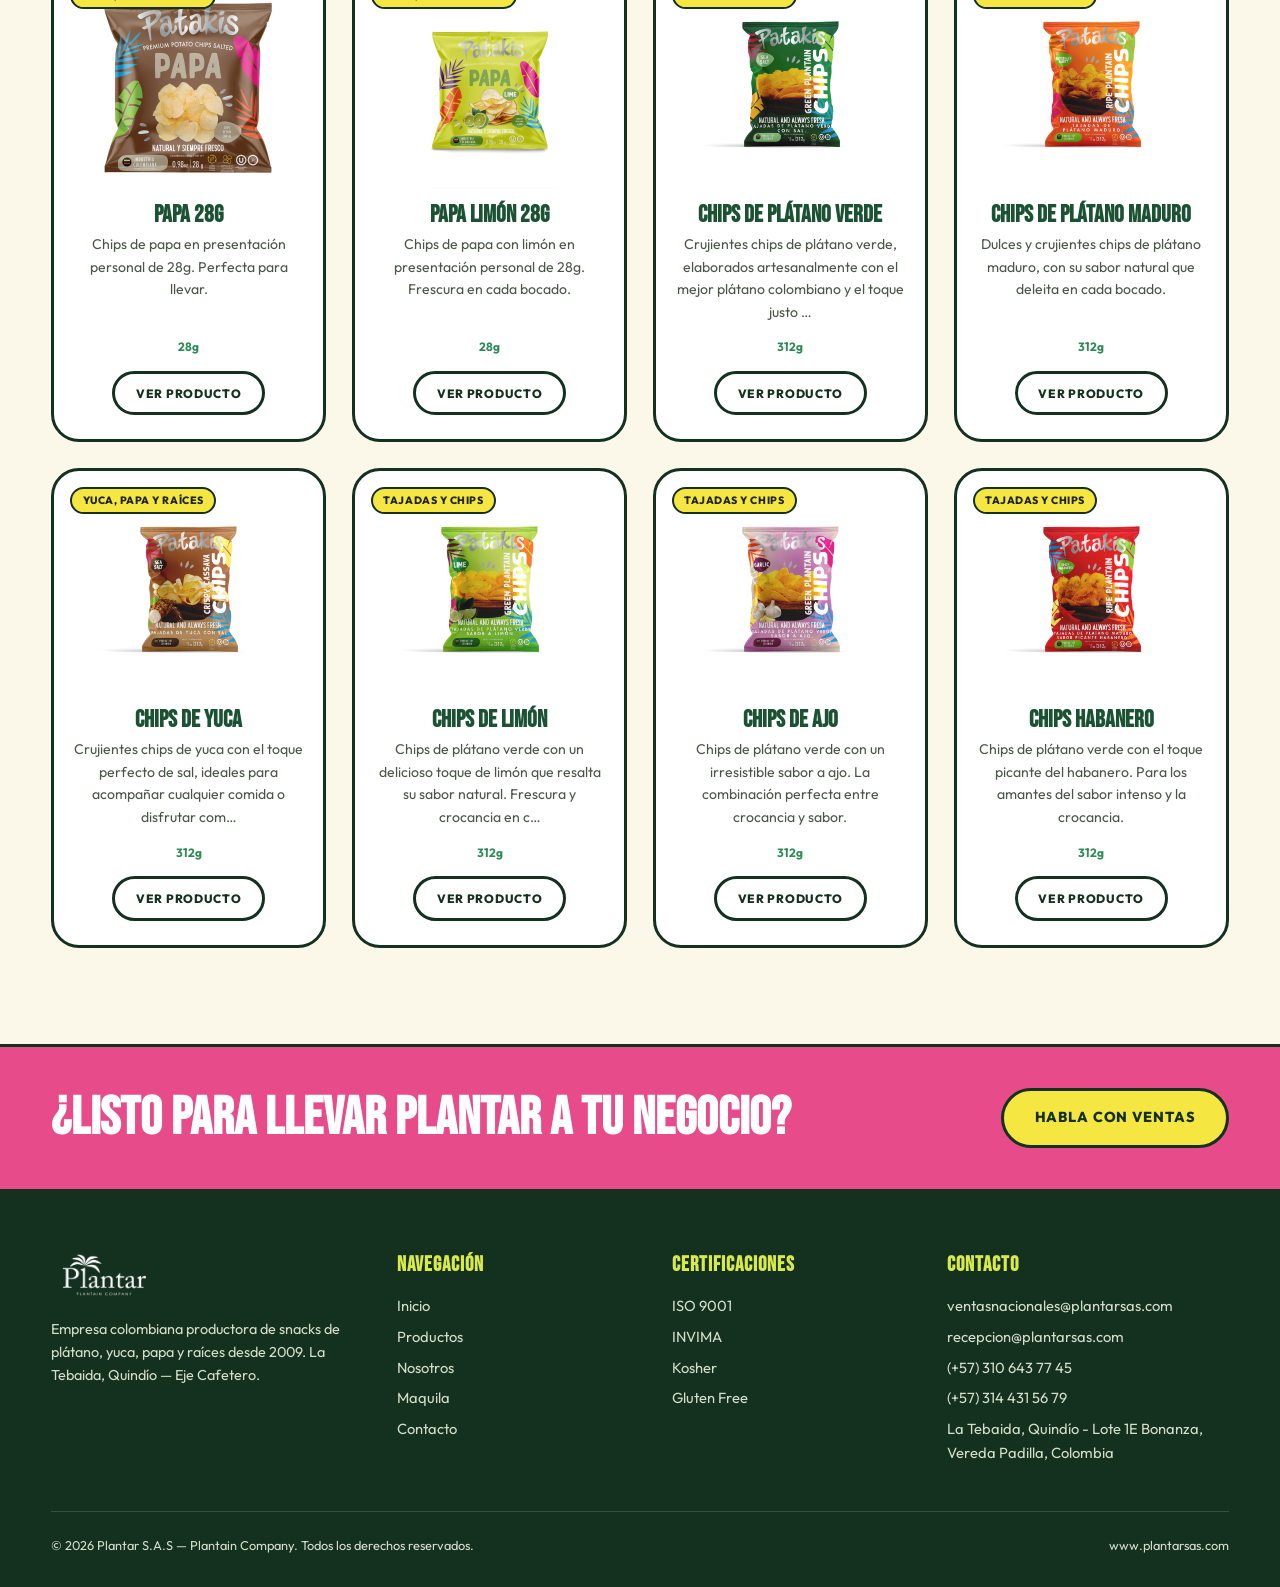
<file: productos.html>
<!DOCTYPE html>
<html lang="es">
<head>
<meta charset="UTF-8">
<meta name="viewport" content="width=device-width, initial-scale=1.0">
<title>Productos — Plantar | Snacks de Plátano, Yuca, Papa y Más</title>
<meta name="description" content="Catálogo completo de snacks Plantar: tostones, tajadas, sticks, yuca, papa, arracacha, mezclas y más. Presentaciones desde 28g hasta 6kg.">
<link rel="icon" href="assets/img/favicon.svg" type="image/svg+xml">
<link rel="preconnect" href="https://fonts.googleapis.com">
<link rel="preconnect" href="https://fonts.gstatic.com" crossorigin>
<link href="https://fonts.googleapis.com/css2?family=Bebas+Neue&family=Outfit:wght@400;600;800&family=Dancing+Script:wght@600;700&display=swap" rel="stylesheet">
<link rel="stylesheet" href="assets/css/style.css">
</head>
<body data-page="products">

<header class="site-header" id="site-header"></header>

<section class="section band-lime" style="padding-bottom:2.5rem;border-bottom:3px solid var(--dark)">
  <div class="container">
    <span class="kicker" data-i18n="home_best_kicker"></span>
    <h1 class="section-title" style="font-size:clamp(3rem,7vw,5.2rem)" data-i18n="prods_title"></h1>
    <p class="section-sub" style="margin-top:0.6rem" data-i18n="prods_sub"></p>
  </div>
</section>

<div data-marquee=""></div>

<section class="section band-cream">
  <div class="container">
    <div class="filters" id="filters" style="align-items:center">
      <input type="search" id="searchBox" class="search-box" data-i18n-ph="search_ph">
    </div>
    <div class="prod-grid" id="grid"></div>
    <p id="noResults" style="display:none;text-align:center;font-weight:700;padding:3rem 0" data-i18n="no_results"></p>
  </div>
</section>

<section class="cta-band">
  <div class="container inner">
    <h2 data-i18n="cta_band_title"></h2>
    <a class="btn btn-primary" href="contacto.html" data-i18n="cta_band_btn"></a>
  </div>
</section>

<footer class="site-footer" id="site-footer"></footer>

<script src="assets/js/data.js"></script>
<script src="assets/js/main.js"></script>
<script>
let activeCat = 'all';
let query = '';

// Normaliza para buscar: minúsculas y sin acentos
function norm(s) {
  return s.normalize('NFD').replace(/[̀-ͯ]/g, '').toLowerCase();
}
// Variantes singular/plural de una palabra: "tajadas" → ["tajadas", "tajada"]
function tokenVariants(w) {
  const v = [w];
  if (w.endsWith('es') && w.length > 4) v.push(w.slice(0, -2));
  if (w.endsWith('s') && w.length > 3) v.push(w.slice(0, -1));
  return v;
}
// Puntaje: 0 = no coincide · 1 = solo descripción · 2+ = nombre
function matchScore(p, tokens) {
  const name = norm(prodName(p));
  const desc = norm(prodDesc(p));
  let score = 0;
  for (const t of tokens) {
    const vars = tokenVariants(t);
    if (vars.some(v => name.includes(v))) score += 2;
    else if (vars.some(v => desc.includes(v))) score += 1;
    else return 0; // todas las palabras deben coincidir en algún lado
  }
  return score;
}

function drawGrid() {
  const grid = document.getElementById('grid');
  const tokens = norm(query.trim()).split(/\s+/).filter(Boolean);
  let list = PRODUCTS.filter(p => activeCat === 'all' || p.category === activeCat);
  if (tokens.length) {
    list = list
      .map(p => ({ p, score: matchScore(p, tokens) }))
      .filter(x => x.score > 0)
      .sort((a, b) => b.score - a.score || a.p.idx - b.p.idx)
      .map(x => x.p);
  }
  grid.innerHTML = list.map(cardHTML).join('');
  document.getElementById('noResults').style.display = list.length ? 'none' : 'block';
  applyI18n(grid);
  initReveal();
}

function renderPage() {
  // filtro por URL: productos.html?cat=tostones
  const urlCat = new URLSearchParams(location.search).get('cat');
  if (urlCat && CATEGORIES.includes(urlCat)) activeCat = urlCat;

  const holder = document.getElementById('filters');
  const search = document.getElementById('searchBox');
  holder.querySelectorAll('button').forEach(b => b.remove());
  const frag = document.createDocumentFragment();
  const cats = ['all', ...CATEGORIES.filter(c => PRODUCTS.some(p => p.category === c))];
  cats.forEach(c => {
    const b = document.createElement('button');
    b.textContent = c === 'all' ? t('filter_all') : t('cat_' + c);
    b.className = c === activeCat ? 'on' : '';
    b.addEventListener('click', () => {
      activeCat = c;
      holder.querySelectorAll('button').forEach(x => x.classList.remove('on'));
      b.classList.add('on');
      drawGrid();
    });
    frag.appendChild(b);
  });
  holder.insertBefore(frag, search);
  search.oninput = e => { query = e.target.value; drawGrid(); };

  drawGrid();
}
</script>
</body>
</html>
</file>
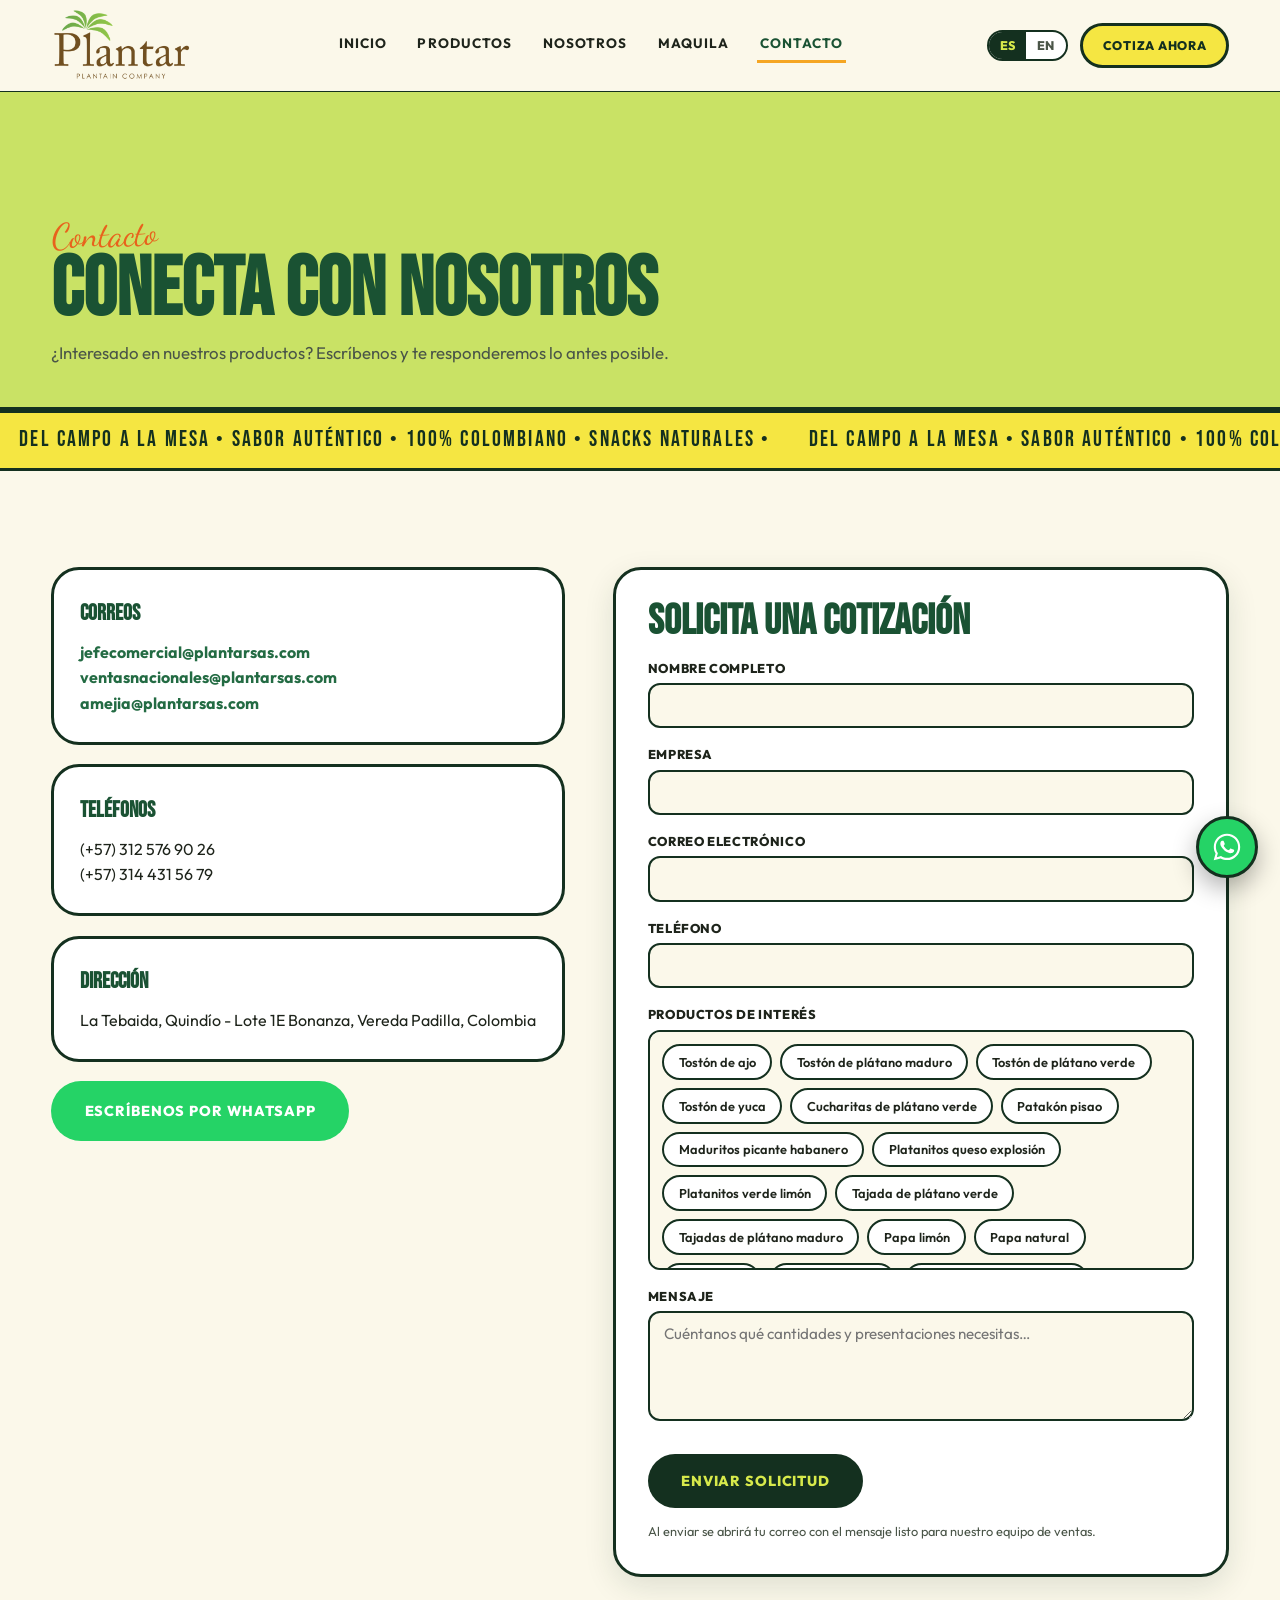
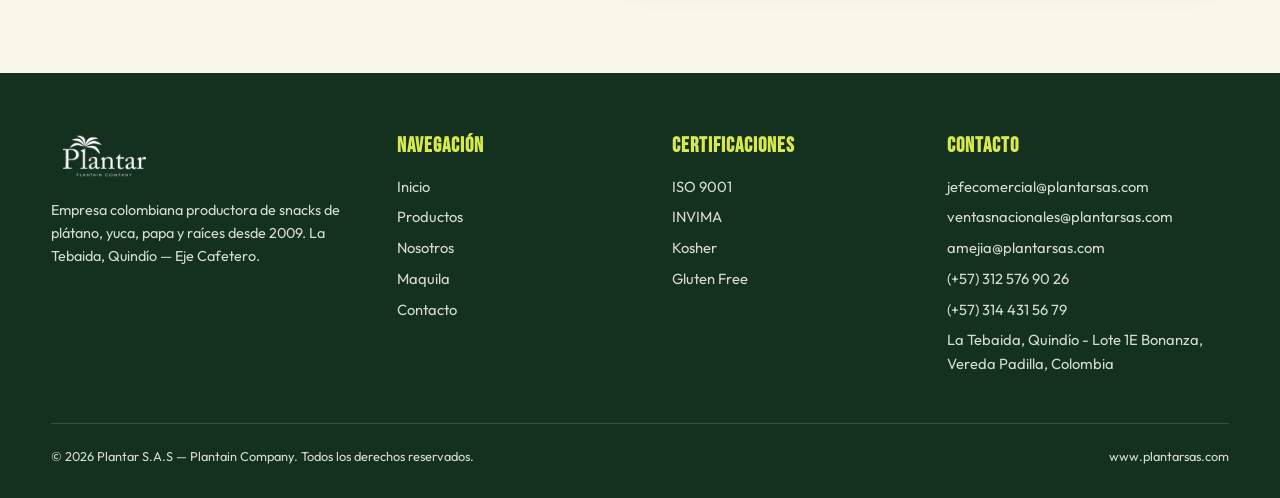
<file: web/contacto.html>
<!DOCTYPE html>
<html lang="es">
<head>
<meta charset="UTF-8">
<meta name="viewport" content="width=device-width, initial-scale=1.0">
<meta name="theme-color" content="#FBF8EA">
<title>Contacto — Plantar | Cotiza Nuestros Snacks</title>
<meta name="description" content="Contacta al equipo de ventas de Plantar: cotizaciones de snacks de plátano, yuca, papa y maquila de marca privada. WhatsApp, correo y teléfono.">
<link rel="icon" href="assets/img/favicon.svg" type="image/svg+xml">
<link rel="preconnect" href="https://fonts.googleapis.com">
<link rel="preconnect" href="https://fonts.gstatic.com" crossorigin>
<link href="https://fonts.googleapis.com/css2?family=Bebas+Neue&family=Outfit:wght@400;600;800&family=Dancing+Script:wght@600;700&display=swap" rel="stylesheet">
<link rel="stylesheet" href="assets/css/style.css">
</head>
<body data-page="contact">

<header class="site-header" id="site-header"></header>

<section class="section band-lime" style="padding-bottom:2.5rem;border-bottom:3px solid var(--dark)">
  <div class="container">
    <span class="kicker" data-i18n="nav_contact"></span>
    <h1 class="section-title" style="font-size:clamp(3rem,7vw,5.2rem)" data-i18n="contact_title"></h1>
    <p class="section-sub" style="margin-top:0.6rem" data-i18n="contact_sub"></p>
  </div>
</section>

<div data-marquee=""></div>

<section class="section band-cream">
  <div class="container contact-grid">
    <!-- Datos de contacto -->
    <div class="rev">
      <div class="contact-card">
        <h3 data-i18n="contact_emails"></h3>
        <div><a href="mailto:jefecomercial@plantarsas.com">jefecomercial@plantarsas.com</a></div>
        <div><a href="mailto:ventasnacionales@plantarsas.com">ventasnacionales@plantarsas.com</a></div>
        <div><a href="mailto:amejia@plantarsas.com">amejia@plantarsas.com</a></div>
      </div>
      <div class="contact-card">
        <h3 data-i18n="contact_phones"></h3>
        <div>(+57) 312 576 90 26</div>
        <div>(+57) 314 431 56 79</div>
      </div>
      <div class="contact-card">
        <h3 data-i18n="contact_address"></h3>
        <div id="addr"></div>
      </div>
      <a class="btn btn-wa" id="waCta" target="_blank" rel="noopener" data-i18n="contact_wa_cta"></a>
    </div>

    <!-- Formulario -->
    <form class="quote-form rev" id="quoteForm">
      <h2 class="section-title" style="font-size:clamp(1.8rem,3.5vw,2.6rem)" data-i18n="form_title"></h2>
      <label for="fName" data-i18n="form_name"></label>
      <input id="fName" type="text" autocomplete="name">
      <label for="fCompany" data-i18n="form_company"></label>
      <input id="fCompany" type="text" autocomplete="organization">
      <label for="fEmail" data-i18n="form_email"></label>
      <input id="fEmail" type="email" autocomplete="email">
      <label for="fPhone" data-i18n="form_phone"></label>
      <input id="fPhone" type="tel" autocomplete="tel">
      <label data-i18n="form_products"></label>
      <div class="prod-check" id="prodCheck"></div>
      <label for="fMsg" data-i18n="form_msg"></label>
      <textarea id="fMsg" data-i18n-ph="form_msg_ph"></textarea>
      <div class="form-actions">
        <button type="button" class="btn btn-dark" id="sendMail" data-i18n="form_send_mail"></button>
      </div>
      <p class="form-note" data-i18n="form_note"></p>
    </form>
  </div>
</section>

<footer class="site-footer" id="site-footer"></footer>

<script src="assets/js/data.js"></script>
<script src="assets/js/main.js"></script>
<script>
function buildMessage() {
  const v = id => document.getElementById(id).value.trim();
  const prods = [...document.querySelectorAll('#prodCheck input:checked')].map(c => c.dataset.name);
  const L = LANG === 'en';
  const lines = [
    L ? 'Hello Plantar 👋, I would like a quote.' : 'Hola Plantar 👋, quisiera una cotización.',
    v('fName') && `${L ? 'Name' : 'Nombre'}: ${v('fName')}`,
    v('fCompany') && `${L ? 'Company' : 'Empresa'}: ${v('fCompany')}`,
    v('fEmail') && `${L ? 'Email' : 'Correo'}: ${v('fEmail')}`,
    v('fPhone') && `${L ? 'Phone' : 'Teléfono'}: ${v('fPhone')}`,
    prods.length && `${L ? 'Products' : 'Productos'}: ${prods.join(', ')}`,
    v('fMsg') && `${L ? 'Message' : 'Mensaje'}: ${v('fMsg')}`,
  ].filter(Boolean);
  return lines.join('\n');
}

function validForm() {
  const name = document.getElementById('fName').value.trim();
  const msg = document.getElementById('fMsg').value.trim();
  const prods = document.querySelectorAll('#prodCheck input:checked').length;
  if (!name || (!msg && !prods)) { alert(t('form_required')); return false; }
  return true;
}

function renderPage() {
  document.getElementById('addr').textContent = CONTACT.address;
  document.getElementById('waCta').href = waLink();

  // checklist de productos
  const pre = new URLSearchParams(location.search).get('producto');
  document.getElementById('prodCheck').innerHTML = PRODUCTS.map(p =>
    `<label><input type="checkbox" data-name="${prodName(p)}" ${p.id === pre ? 'checked' : ''}> ${prodName(p)}</label>`
  ).join('');

  document.getElementById('sendMail').onclick = () => {
    if (!validForm()) return;
    const subject = LANG === 'en' ? 'Quote request — Plantar website' : 'Solicitud de cotización — sitio web Plantar';
    location.href = `mailto:ventasnacionales@plantarsas.com?subject=${encodeURIComponent(subject)}&body=${encodeURIComponent(buildMessage())}`;
  };
}
</script>
</body>
</html>
</file>
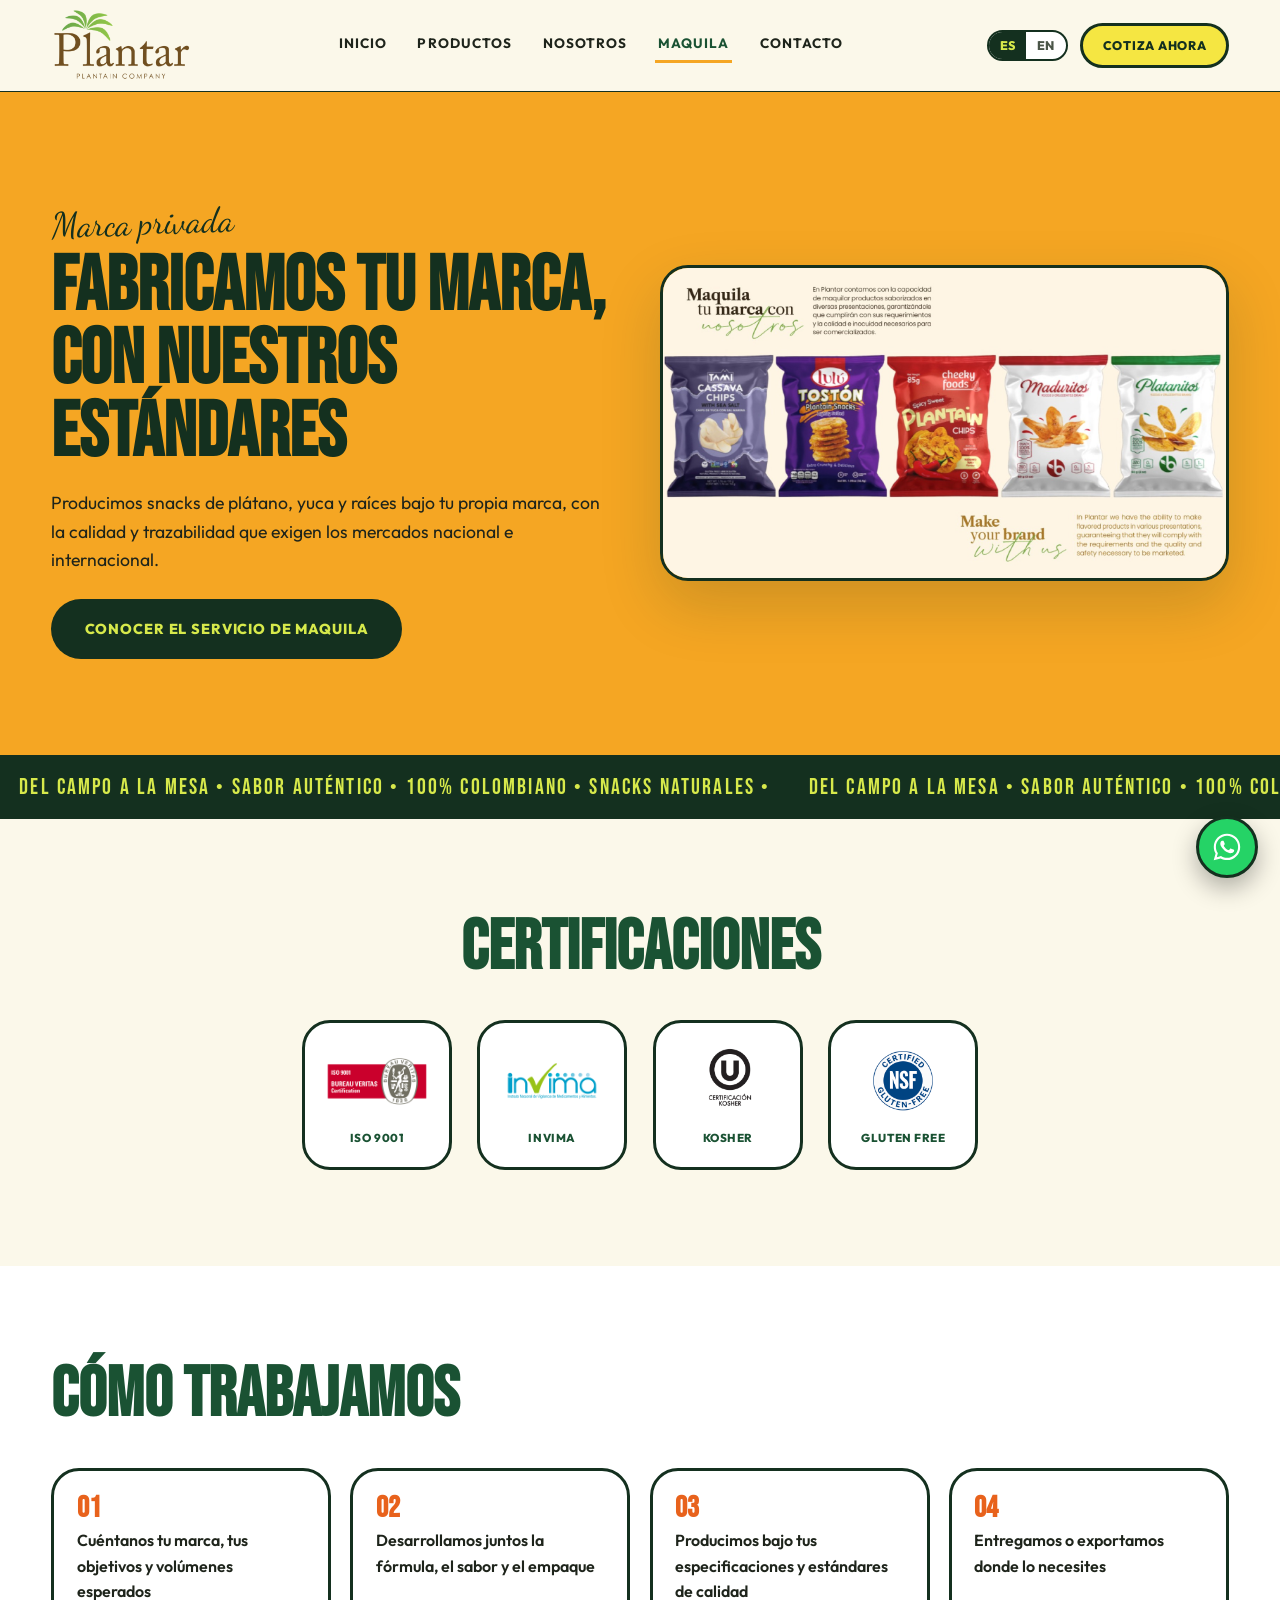
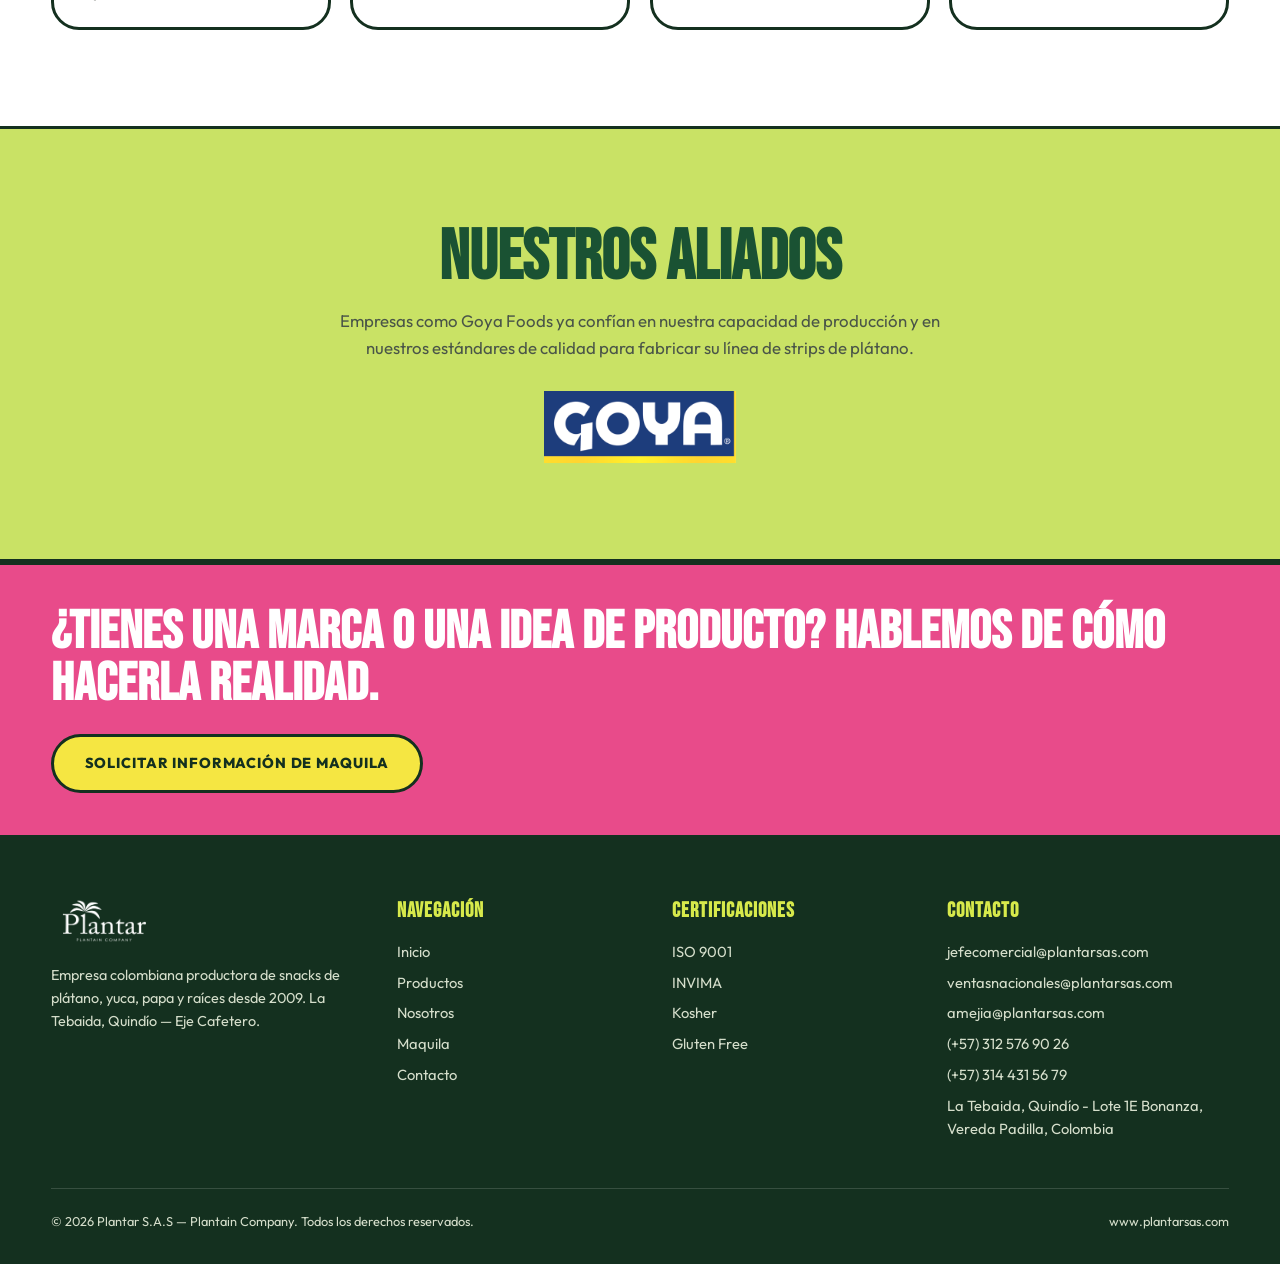
<file: web/maquila.html>
<!DOCTYPE html>
<html lang="es">
<head>
<meta charset="UTF-8">
<meta name="viewport" content="width=device-width, initial-scale=1.0">
<meta name="theme-color" content="#FBF8EA">
<title>Maquila y Marca Privada — Plantar | Fabricamos tu Marca</title>
<meta name="description" content="Maquila de plátano en Colombia: fabricamos snacks de plátano, yuca y raíces bajo tu marca con certificaciones ISO 9001, INVIMA, Kosher y Gluten Free. Exportación de snacks colombianos.">
<link rel="icon" href="assets/img/favicon.svg" type="image/svg+xml">
<link rel="preconnect" href="https://fonts.googleapis.com">
<link rel="preconnect" href="https://fonts.gstatic.com" crossorigin>
<link href="https://fonts.googleapis.com/css2?family=Bebas+Neue&family=Outfit:wght@400;600;800&family=Dancing+Script:wght@600;700&display=swap" rel="stylesheet">
<link rel="stylesheet" href="assets/css/style.css">
</head>
<body data-page="maquila">

<header class="site-header" id="site-header"></header>

<!-- HERO -->
<section class="section maquila-hero">
  <div class="container about-split">
    <div>
      <span class="kicker" style="color:var(--dark)" data-i18n="home_maquila_kicker"></span>
      <h1 class="section-title" style="color:var(--dark);font-size:clamp(2.8rem,6.5vw,4.8rem)" data-i18n="maquila_title"></h1>
      <p style="margin:1.2rem 0 1.6rem;font-size:1.1rem;max-width:560px" data-i18n="maquila_desc"></p>
      <a class="btn btn-dark" href="#como-trabajamos" data-i18n="maquila_cta"></a>
    </div>
    <div class="photo rev" style="border:3px solid var(--dark);border-radius:var(--radius-lg);overflow:hidden">
      <img src="assets/img/maquila-con-nosotros.jpg" alt="Maquila con nosotros — Plantar">
    </div>
  </div>
</section>

<div data-marquee="dark"></div>

<!-- CERTIFICACIONES -->
<section class="section band-cream" style="text-align:center">
  <div class="container">
    <div class="section-head center">
      <h2 class="section-title" data-i18n="maquila_certs_title"></h2>
    </div>
    <div class="sellos-row rev">
      <div class="sello"><div><img src="assets/img/sello-bureau-veritas-iso-9001-logo.png" alt="ISO 9001"><span>ISO 9001</span></div></div>
      <div class="sello"><div><img src="assets/img/sello-invima-logo.png" alt="INVIMA"><span>INVIMA</span></div></div>
      <div class="sello"><div><img src="assets/img/sello-kosher.png" alt="Kosher"><span>Kosher</span></div></div>
      <div class="sello"><div><img src="assets/img/sello-gluten.png" alt="Gluten Free"><span>Gluten Free</span></div></div>
    </div>
  </div>
</section>

<!-- CÓMO TRABAJAMOS -->
<section class="section band-white" id="como-trabajamos">
  <div class="container">
    <div class="section-head">
      <h2 class="section-title" data-i18n="maquila_how_title"></h2>
    </div>
    <div class="feature-list">
      <div class="feature rev"><span class="n">01</span><span data-i18n="maquila_step1"></span></div>
      <div class="feature rev"><span class="n">02</span><span data-i18n="maquila_step2"></span></div>
      <div class="feature rev"><span class="n">03</span><span data-i18n="maquila_step3"></span></div>
      <div class="feature rev"><span class="n">04</span><span data-i18n="maquila_step4"></span></div>
    </div>
  </div>
</section>

<!-- ALIADOS -->
<section class="section band-lime" style="border-top:3px solid var(--dark);border-bottom:3px solid var(--dark)">
  <div class="container" style="text-align:center;max-width:760px">
    <h2 class="section-title" data-i18n="about_partners_title"></h2>
    <p class="section-sub" style="margin:1rem auto 1.8rem" data-i18n="maquila_goya_text"></p>
    <img src="assets/img/logo-goya.png" alt="Goya Foods" style="height:72px;margin:0 auto">
  </div>
</section>

<section class="cta-band">
  <div class="container inner">
    <h2 data-i18n="maquila_band"></h2>
    <a class="btn btn-primary" href="contacto.html" data-i18n="maquila_band_btn"></a>
  </div>
</section>

<footer class="site-footer" id="site-footer"></footer>

<script src="assets/js/data.js"></script>
<script src="assets/js/main.js"></script>
<script>
function renderPage() { /* contenido estático vía data-i18n */ }
</script>
</body>
</html>
</file>
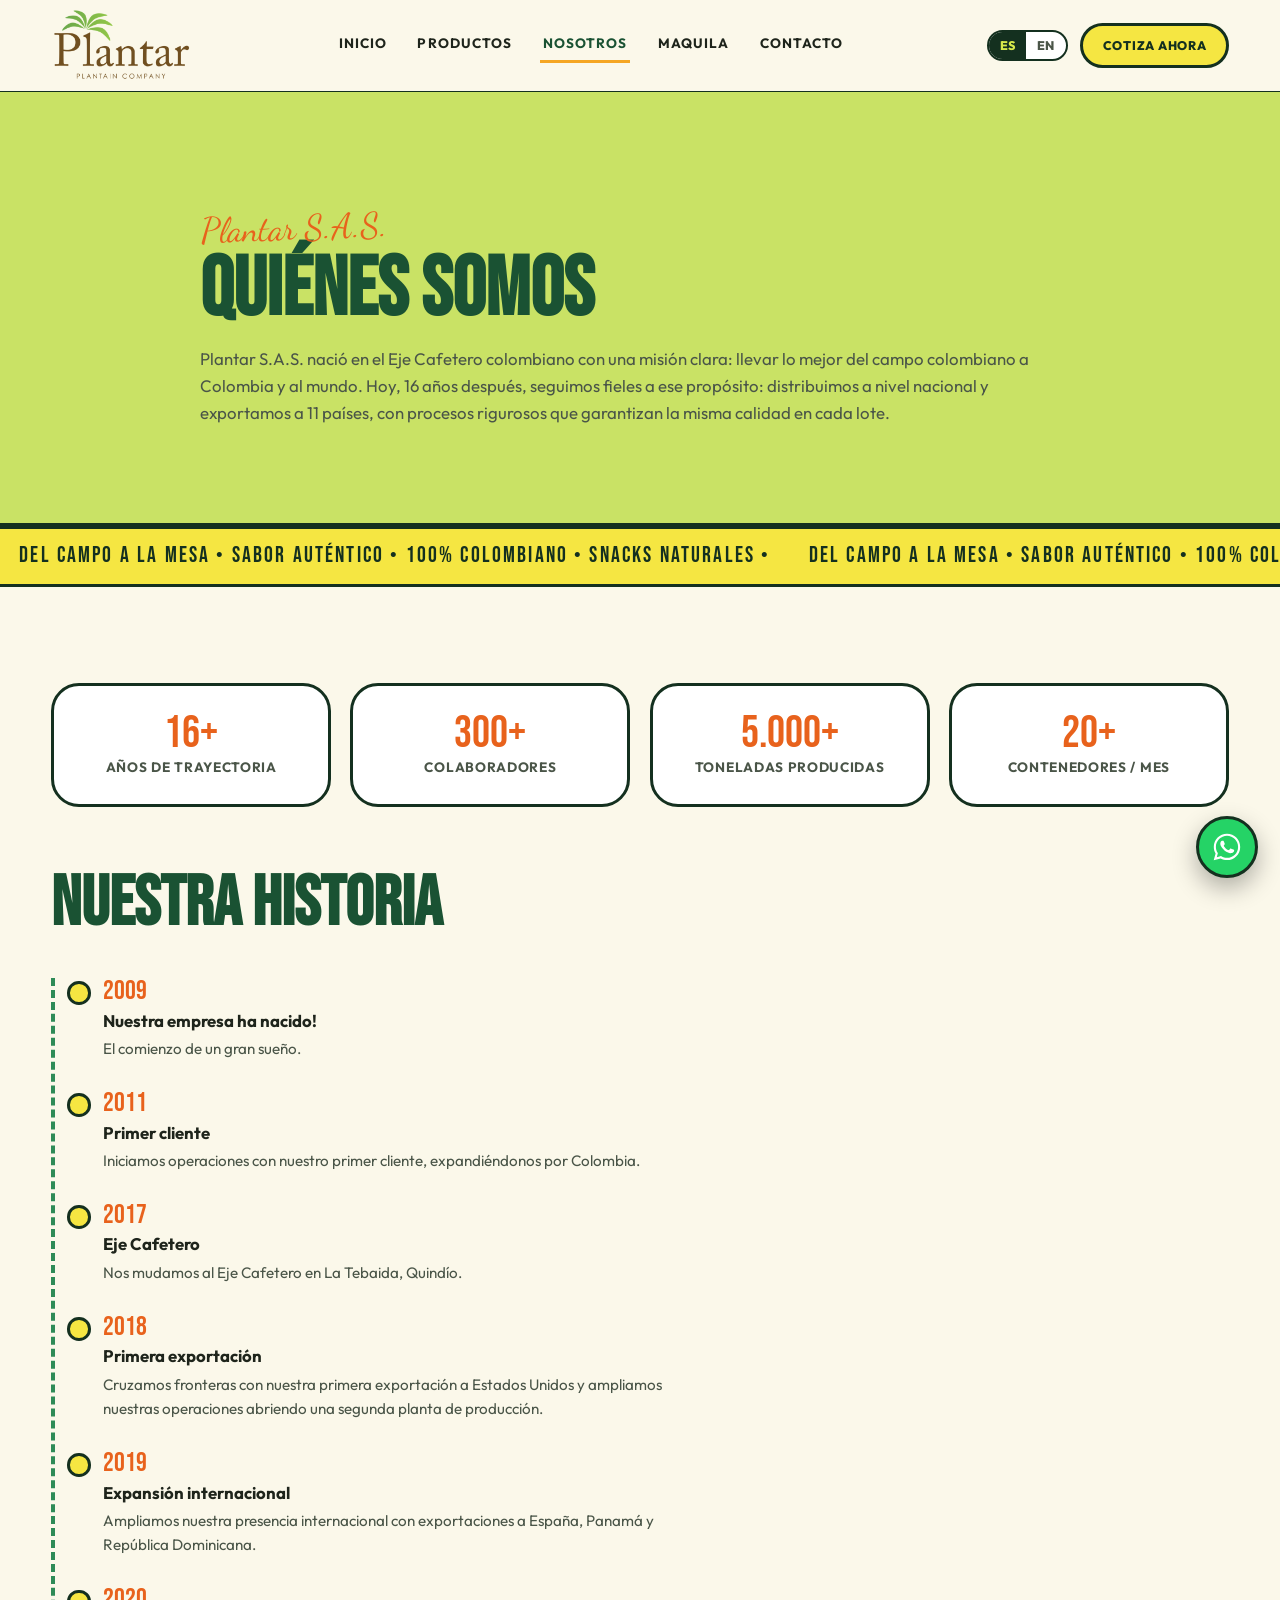
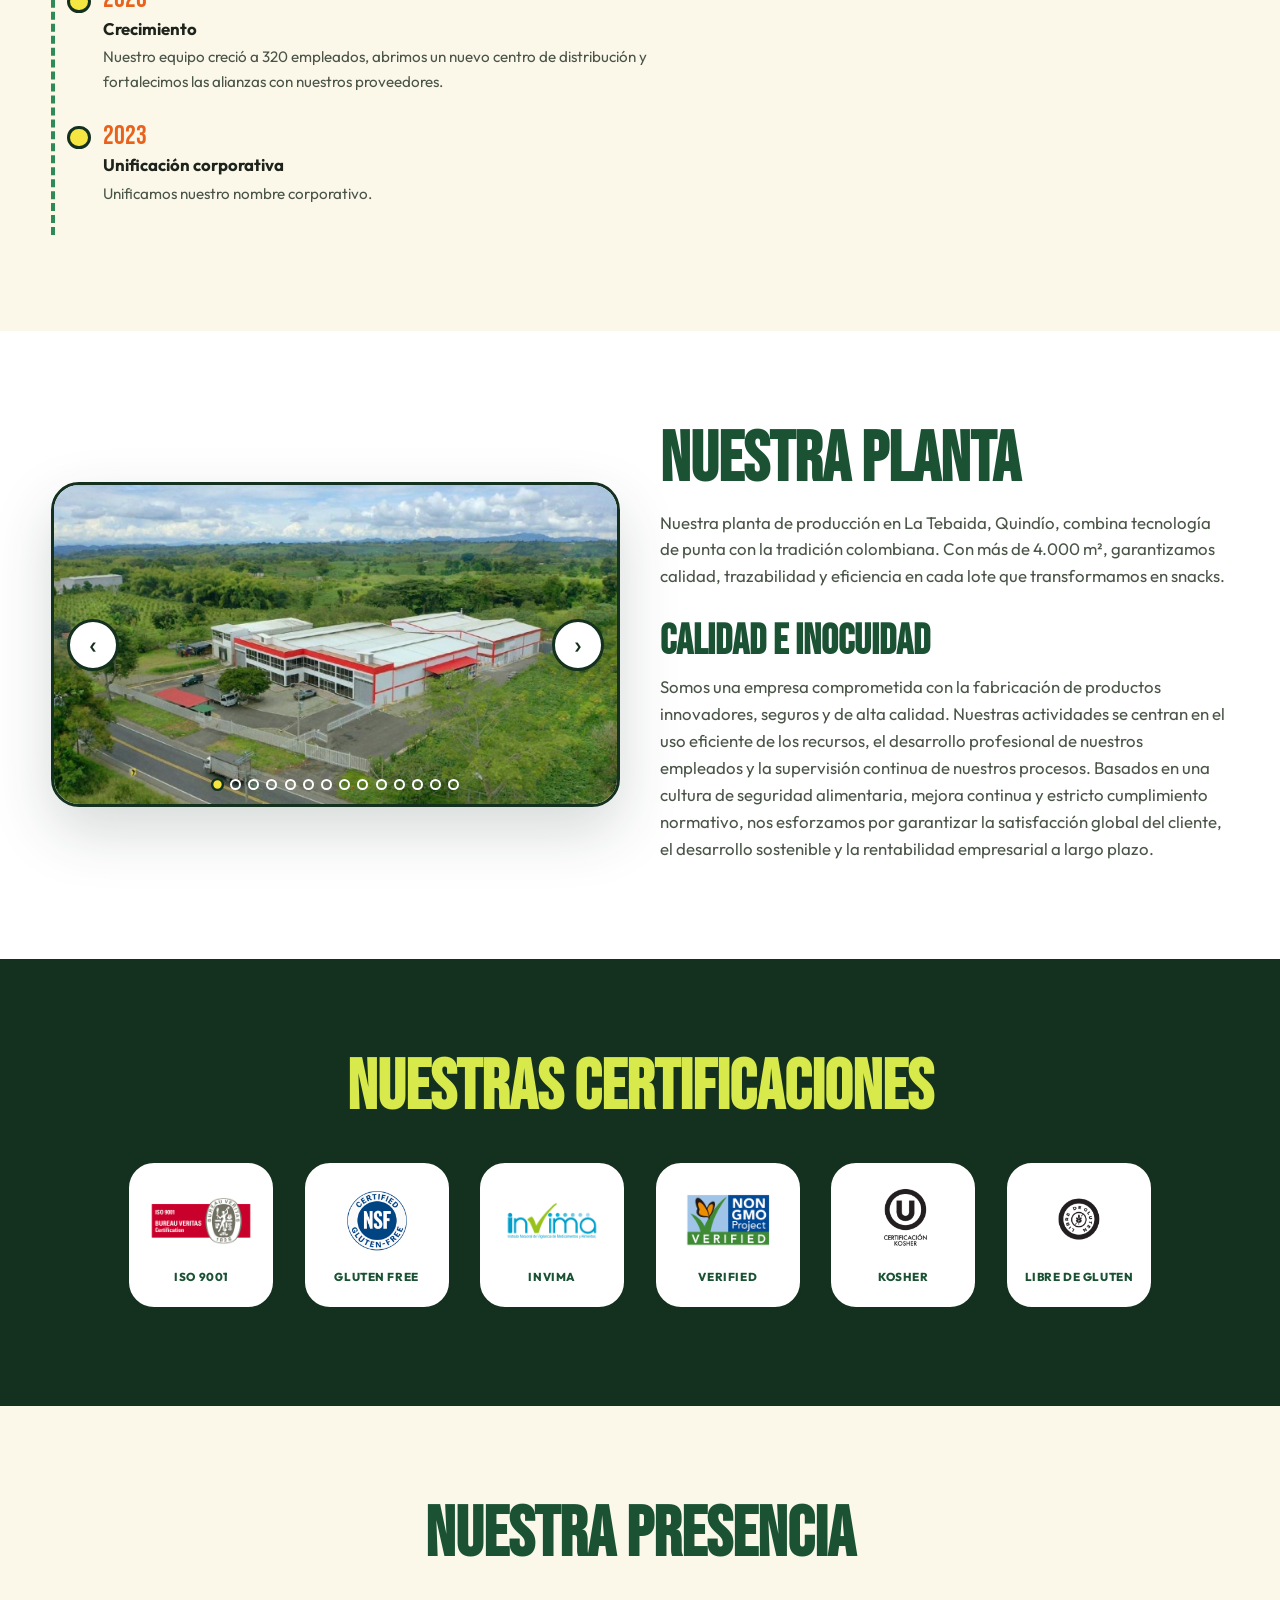
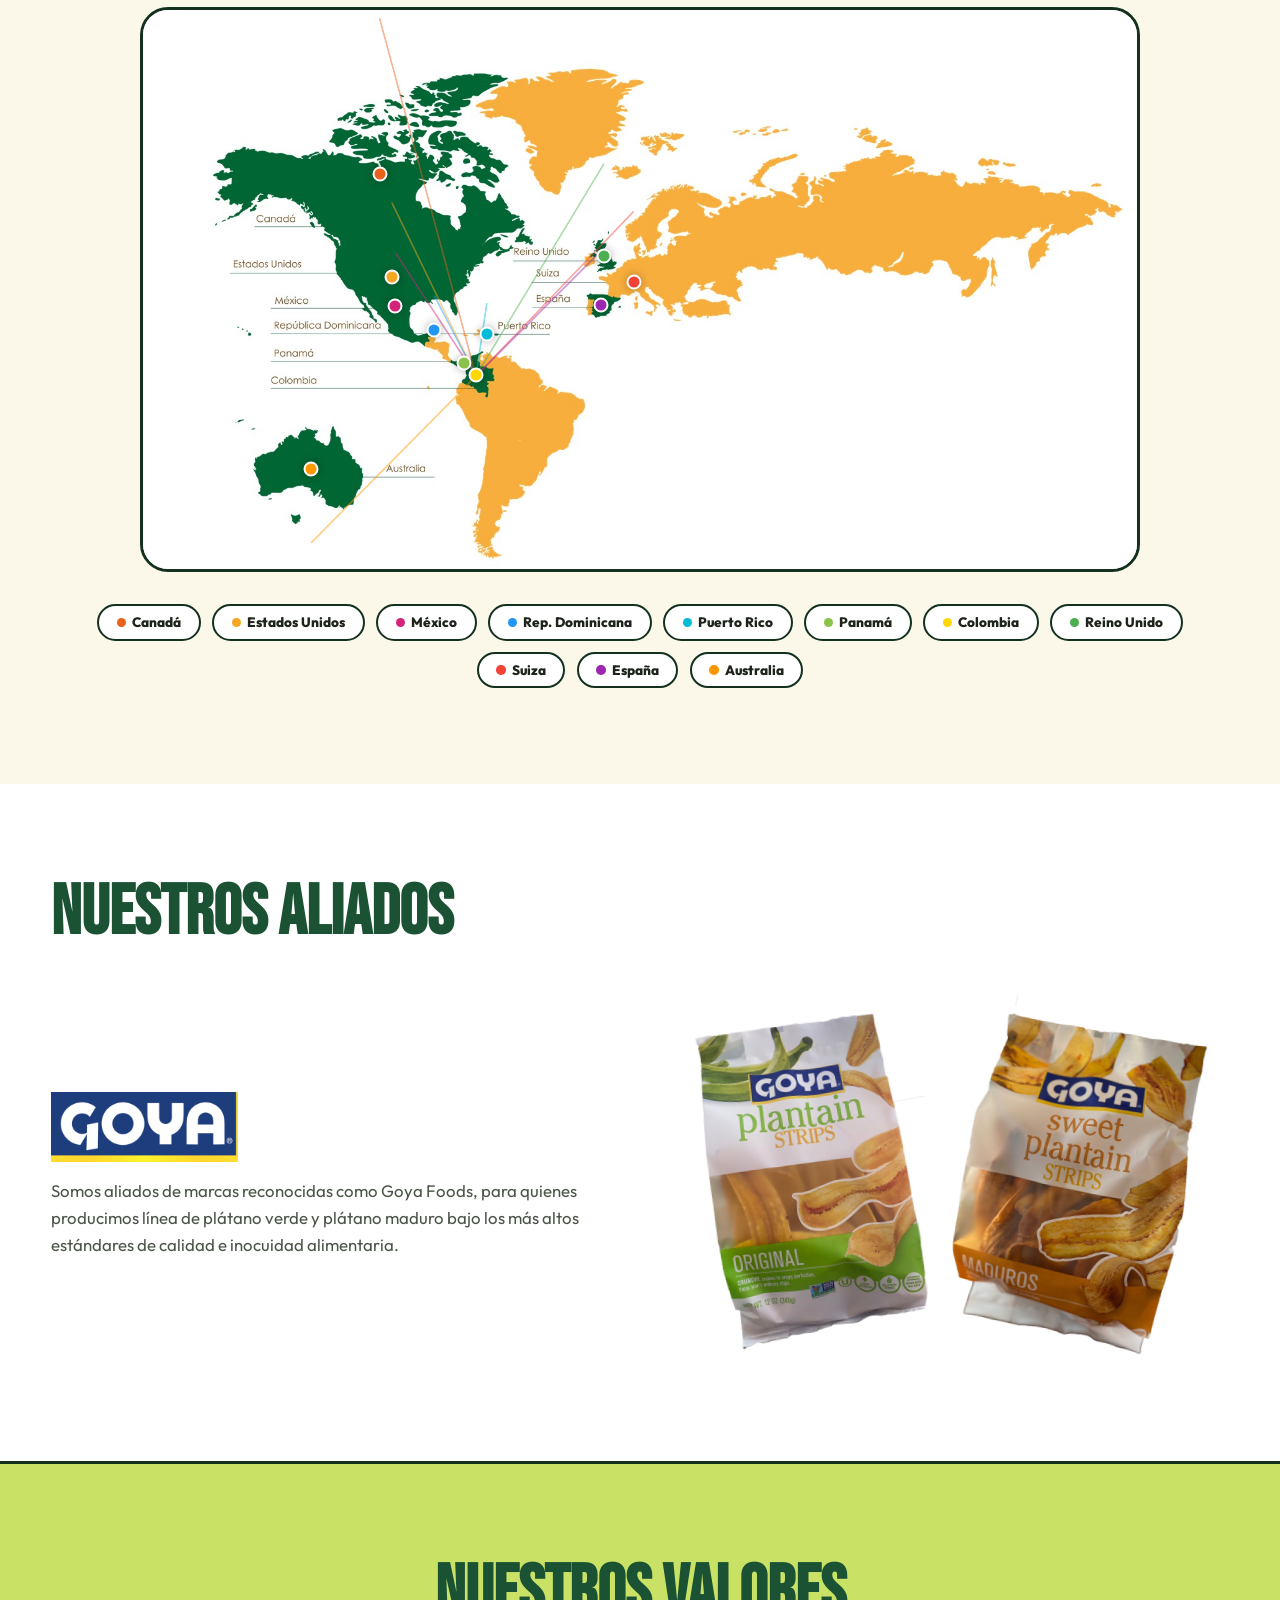
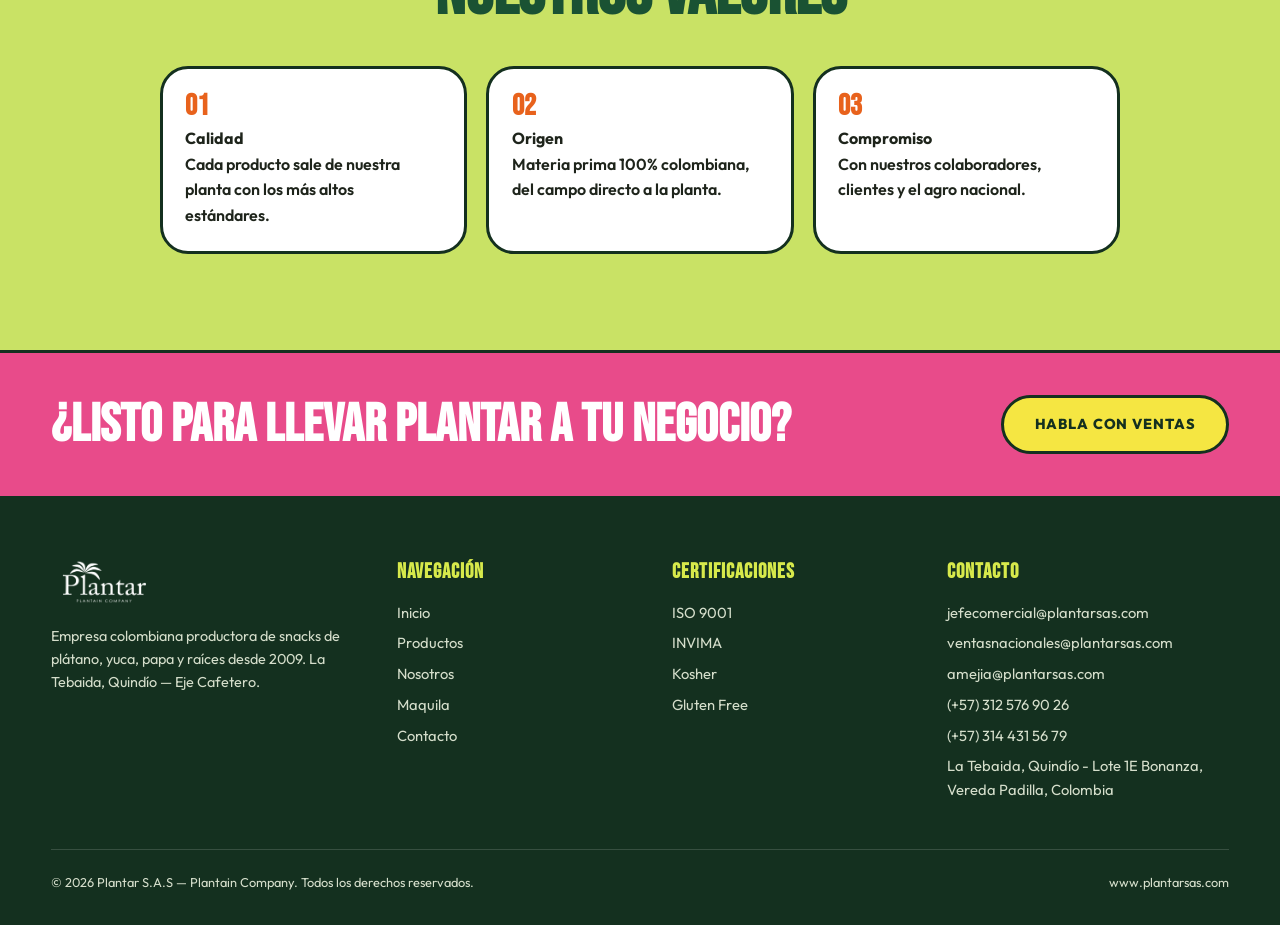
<file: web/nosotros.html>
<!DOCTYPE html>
<html lang="es">
<head>
<meta charset="UTF-8">
<meta name="viewport" content="width=device-width, initial-scale=1.0">
<meta name="theme-color" content="#FBF8EA">
<title>Nosotros — Plantar | Empresa Colombiana de Snacks desde 2009</title>
<meta name="description" content="Conoce la historia de Plantar: más de 16 años produciendo snacks de plátano en el Eje Cafetero colombiano. Planta de 6.000 m², 300+ colaboradores, presencia en 11 países.">
<link rel="icon" href="assets/img/favicon.svg" type="image/svg+xml">
<link rel="preconnect" href="https://fonts.googleapis.com">
<link rel="preconnect" href="https://fonts.gstatic.com" crossorigin>
<link href="https://fonts.googleapis.com/css2?family=Bebas+Neue&family=Outfit:wght@400;600;800&family=Dancing+Script:wght@600;700&display=swap" rel="stylesheet">
<link rel="stylesheet" href="assets/css/style.css">
</head>
<body data-page="about">

<header class="site-header" id="site-header"></header>

<!-- HERO -->
<section class="section band-lime" style="border-bottom:3px solid var(--dark)">
  <div class="container" style="max-width:880px">
    <span class="kicker" data-i18n="about_kicker"></span>
    <h1 class="section-title" style="font-size:clamp(3rem,7vw,5.2rem)" data-i18n="about_title"></h1>
    <p class="section-sub" style="margin-top:1rem;max-width:none" data-i18n="about_quienes"></p>
  </div>
</section>

<div data-marquee=""></div>

<!-- STATS -->
<section class="section band-cream" style="padding-bottom:2rem">
  <div class="container stats-row rev">
    <div class="stat"><div class="num">16+</div><div class="lbl" data-i18n="stat_years"></div></div>
    <div class="stat"><div class="num">300+</div><div class="lbl" data-i18n="stat_team"></div></div>
    <div class="stat"><div class="num">5.000+</div><div class="lbl" data-i18n="stat_tons"></div></div>
    <div class="stat"><div class="num">20+</div><div class="lbl" data-i18n="stat_containers"></div></div>
  </div>
</section>

<!-- TIMELINE -->
<section class="section band-cream" style="padding-top:2rem">
  <div class="container">
    <div class="section-head">
      <h2 class="section-title" data-i18n="about_timeline_title"></h2>
    </div>
    <div class="timeline" id="timeline"></div>
  </div>
</section>

<!-- PLANTA -->
<section class="section band-white">
  <div class="container about-split">
    <div class="plant-carousel photo rev">
      <img id="plantImg" src="assets/img/planta-13.jpg" alt="Planta de producción Plantar en La Tebaida, Quindío">
      <button type="button" class="g-arrow prev" id="plantPrev" aria-label="Foto anterior">‹</button>
      <button type="button" class="g-arrow next" id="plantNext" aria-label="Foto siguiente">›</button>
      <div class="pc-dots" id="plantDots"></div>
    </div>
    <div class="rev">
      <h2 class="section-title" data-i18n="about_plant_title"></h2>
      <p class="section-sub" style="margin:1rem 0" data-i18n="about_plant_text"></p>
      <h2 class="section-title" style="font-size:clamp(1.8rem,3.5vw,2.6rem);margin-top:2rem" data-i18n="about_quality_title"></h2>
      <p class="section-sub" style="margin-top:0.8rem" data-i18n="about_quality_text"></p>
    </div>
  </div>
</section>

<!-- CERTIFICACIONES -->
<section class="section band-dark">
  <div class="container">
    <div class="section-head center">
      <h2 class="section-title" data-i18n="about_certs_title"></h2>
    </div>
    <div class="sellos-row rev" id="sellos"></div>
  </div>
</section>

<!-- PRESENCIA GLOBAL -->
<section class="section band-cream">
  <div class="container">
    <div class="section-head center">
      <h2 class="section-title" data-i18n="about_global_title"></h2>
    </div>
    <div class="world-map-wrap rev">
      <img src="assets/img/mapa.jpg" alt="Mapa de presencia global de Plantar">
      <div class="map-overlay" id="mapOverlay"></div>
    </div>
    <div class="countries rev" id="countries"></div>
  </div>
</section>

<!-- ALIADOS -->
<section class="section band-white">
  <div class="container">
    <div class="section-head">
      <h2 class="section-title" data-i18n="about_partners_title"></h2>
    </div>
    <div class="about-split">
      <div class="rev">
        <img src="assets/img/logo-goya.png" alt="Goya Foods" style="height:70px;margin-bottom:1rem">
        <p class="section-sub" data-i18n="about_goya_text"></p>
      </div>
      <div class="brand-strip rev">
        <img src="assets/img/goya-verde.png" alt="Empaque Goya plátano verde">
        <img src="assets/img/goya-maduro.png" alt="Empaque Goya plátano maduro">
      </div>
    </div>
  </div>
</section>

<!-- VALORES -->
<section class="section band-lime" style="border-top:3px solid var(--dark)">
  <div class="container">
    <div class="section-head center">
      <h2 class="section-title" data-i18n="values_title"></h2>
    </div>
    <div class="feature-list" style="max-width:960px;margin:0 auto">
      <div class="feature rev"><span class="n">01</span><strong data-i18n="val_quality_t"></strong><br><span data-i18n="val_quality_d"></span></div>
      <div class="feature rev"><span class="n">02</span><strong data-i18n="val_origin_t"></strong><br><span data-i18n="val_origin_d"></span></div>
      <div class="feature rev"><span class="n">03</span><strong data-i18n="val_commit_t"></strong><br><span data-i18n="val_commit_d"></span></div>
    </div>
  </div>
</section>

<section class="cta-band">
  <div class="container inner">
    <h2 data-i18n="cta_band_title"></h2>
    <a class="btn btn-primary" href="contacto.html" data-i18n="cta_band_btn"></a>
  </div>
</section>

<footer class="site-footer" id="site-footer"></footer>

<script src="assets/js/data.js"></script>
<script src="assets/js/main.js"></script>
<script>
const TIMELINE_EN = {
  '2009': ['Our company is born!', 'The beginning of a big dream.'],
  '2011': ['First client', 'We started operations with our first client, expanding throughout Colombia.'],
  '2017': ['Coffee Region', 'We moved to the Coffee Region, in La Tebaida, Quindío.'],
  '2018': ['First export', 'We crossed borders with our first export to the United States and opened a second production plant.'],
  '2019': ['International expansion', 'We expanded our international presence with exports to Spain, Panama and the Dominican Republic.'],
  '2020': ['Growth', 'Our team grew to 320 employees, we opened a new distribution center and strengthened alliances with our suppliers.'],
  '2023': ['Corporate unification', 'We unified our corporate name.'],
};

function renderPage() {
  document.getElementById('timeline').innerHTML = CFG.legacy.timeline.map(x => {
    const en = TIMELINE_EN[x.year];
    const title = LANG === 'en' && en ? en[0] : x.title;
    const desc = LANG === 'en' && en ? en[1] : x.desc;
    return `<div class="tl-item rev"><div class="year">${x.year}</div><h3>${title}</h3><p>${desc}</p></div>`;
  }).join('');

  document.getElementById('sellos').innerHTML = CFG.capacity.certificaciones.sellos.map(s =>
    `<div class="sello"><div><img src="${s.img}" alt="${s.name}"><span>${s.name}</span></div></div>`
  ).join('');

  initPlantCarousel();
  buildMap();
}

/* ---- Carrusel de fotos de la planta ---- */
const PLANT_PHOTOS = ['13','01','04','05','09','10','06','07','08','11','12','02','03','14']
  .map(n => `assets/img/planta-${n}.jpg`);
let plantTimer = null, plantIdx = 0;

function initPlantCarousel() {
  const img = document.getElementById('plantImg');
  if (!img || plantTimer) return;
  PLANT_PHOTOS.forEach(src => { const i = new Image(); i.src = src; });
  const dots = document.getElementById('plantDots');
  dots.innerHTML = PLANT_PHOTOS.map((_, i) =>
    `<button type="button" data-dot="${i}" aria-label="Foto ${i + 1}"></button>`).join('');

  const show = i => {
    plantIdx = (i + PLANT_PHOTOS.length) % PLANT_PHOTOS.length;
    img.classList.add('fade');
    setTimeout(() => { img.src = PLANT_PHOTOS[plantIdx]; img.classList.remove('fade'); }, 300);
    dots.querySelectorAll('button').forEach((d, j) => d.classList.toggle('on', j === plantIdx));
  };
  const restart = () => { clearInterval(plantTimer); plantTimer = setInterval(() => show(plantIdx + 1), 3500); };

  document.getElementById('plantPrev').addEventListener('click', () => { show(plantIdx - 1); restart(); });
  document.getElementById('plantNext').addEventListener('click', () => { show(plantIdx + 1); restart(); });
  dots.addEventListener('click', e => {
    const b = e.target.closest('[data-dot]');
    if (b) { show(+b.dataset.dot); restart(); }
  });
  dots.querySelector('button').classList.add('on');
  restart();
}

/* ---- Mapa interactivo: pines, líneas desde Colombia y leyenda clicable ---- */
// Coordenadas (%) calibradas por centroide de píxeles verdes de assets/img/mapa.jpg
const MAP_POS = [
  { id: 'ca', x: 23.8, y: 29.3 }, { id: 'us', x: 25, y: 47.8 }, { id: 'mx', x: 25.4, y: 52.9 },
  { id: 'do', x: 29.3, y: 57.2 }, { id: 'pr', x: 34.6, y: 57.9 }, { id: 'pa', x: 32.3, y: 63.2 },
  { id: 'co', x: 33.5, y: 65.3 }, { id: 'gb', x: 46.4, y: 43.9 }, { id: 'ch', x: 49.4, y: 48.7 },
  { id: 'es', x: 46.1, y: 52.7 }, { id: 'au', x: 16.9, y: 82.1 },
];
const CO_ORIGIN = { x: 33.5, y: 65.3 };
let activeCountry = -1;

function buildMap() {
  const countries = CFG.global.countries;
  let html = '';
  MAP_POS.forEach((pos, i) => {
    const c = countries.find(ct => ct.id === pos.id);
    if (!c) return;
    if (pos.id !== 'co') {
      const dx = pos.x - CO_ORIGIN.x, dy = pos.y - CO_ORIGIN.y;
      const len = Math.sqrt(dx * dx + dy * dy);
      const angle = Math.atan2(dy, dx) * 180 / Math.PI;
      html += `<div class="map-line" data-mapline="${i}" style="left:${CO_ORIGIN.x}%;top:${CO_ORIGIN.y}%;width:${len}%;transform:rotate(${angle}deg);background:${c.color}"></div>`;
    }
    html += `<div class="map-pin" data-mappin="${i}" style="left:${pos.x}%;top:${pos.y}%;background:${c.color};color:${c.color};" role="button" tabindex="0" aria-label="${c.name}">
      <span class="map-pin-label">${c.name}</span></div>`;
  });
  document.getElementById('mapOverlay').innerHTML = html;

  document.getElementById('countries').innerHTML = MAP_POS.map((pos, i) => {
    const c = countries.find(ct => ct.id === pos.id);
    return c ? `<button type="button" class="country" data-maplegend="${i}"><span class="dot" style="background:${c.color}"></span>${c.name}</button>` : '';
  }).join('');

  setTimeout(() => document.querySelectorAll('.map-line').forEach(l => l.classList.add('visible')), 400);

  document.querySelectorAll('[data-mappin]').forEach(p => {
    p.addEventListener('click', () => highlightCountry(+p.dataset.mappin));
    p.addEventListener('keydown', e => { if (e.key === 'Enter' || e.key === ' ') { e.preventDefault(); highlightCountry(+p.dataset.mappin); } });
  });
  document.querySelectorAll('[data-maplegend]').forEach(b =>
    b.addEventListener('click', () => highlightCountry(+b.dataset.maplegend)));
}

function highlightCountry(idx) {
  const pins = document.querySelectorAll('.map-pin');
  const legends = document.querySelectorAll('[data-maplegend]');
  const lines = document.querySelectorAll('.map-line');
  if (activeCountry === idx) {
    activeCountry = -1;
    pins.forEach(p => p.classList.remove('active'));
    legends.forEach(l => l.classList.remove('active'));
    lines.forEach(l => { l.style.opacity = ''; });
    return;
  }
  activeCountry = idx;
  pins.forEach(p => p.classList.toggle('active', +p.dataset.mappin === idx));
  legends.forEach(l => l.classList.toggle('active', +l.dataset.maplegend === idx));
  lines.forEach(l => { l.style.opacity = +l.dataset.mapline === idx ? '0.85' : '0.12'; });
}
</script>
</body>
</html>
</file>
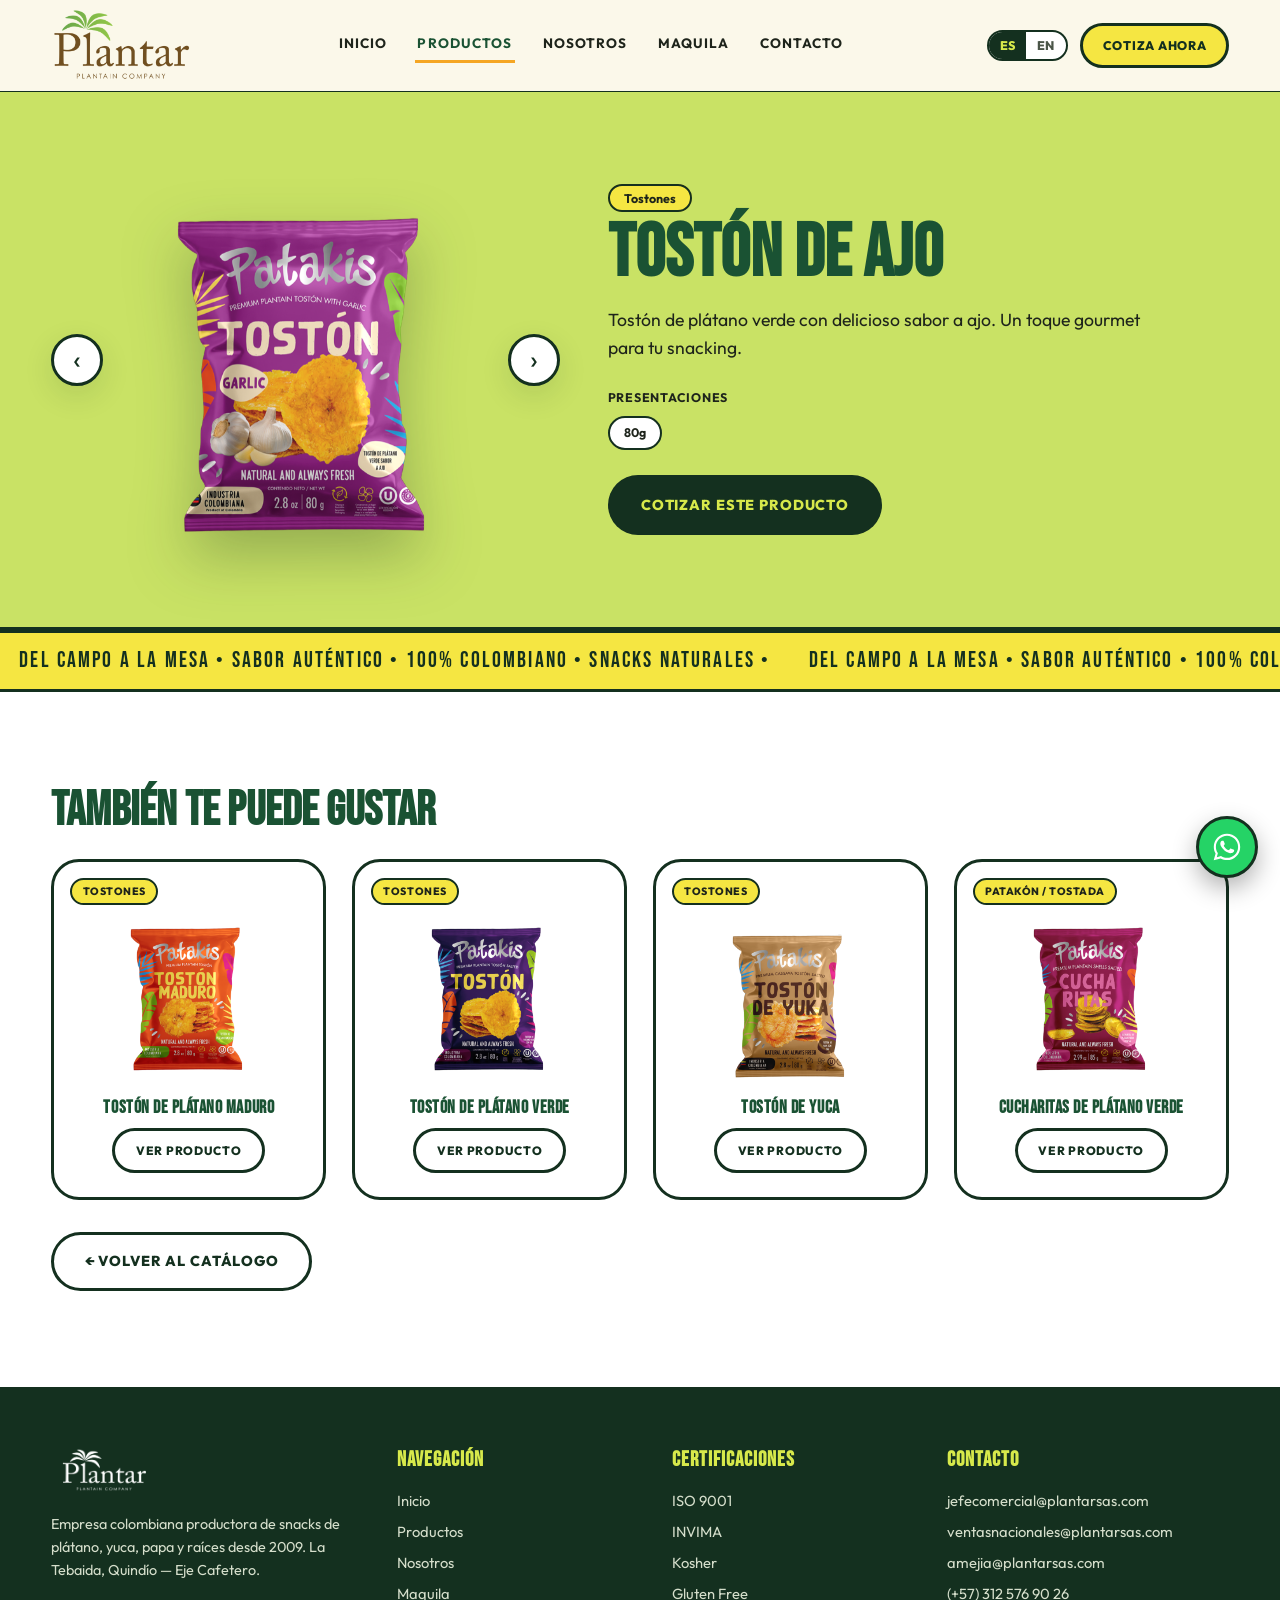
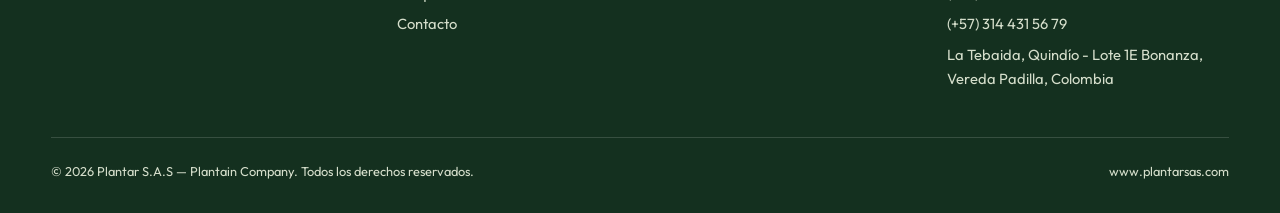
<file: web/producto.html>
<!DOCTYPE html>
<html lang="es">
<head>
<meta charset="UTF-8">
<meta name="viewport" content="width=device-width, initial-scale=1.0">
<meta name="theme-color" content="#FBF8EA">
<title>Producto — Plantar</title>
<meta name="description" content="Ficha de producto Plantar: presentaciones, ingredientes e información nutricional.">
<link rel="icon" href="assets/img/favicon.svg" type="image/svg+xml">
<link rel="preconnect" href="https://fonts.googleapis.com">
<link rel="preconnect" href="https://fonts.gstatic.com" crossorigin>
<link href="https://fonts.googleapis.com/css2?family=Bebas+Neue&family=Outfit:wght@400;600;800&family=Dancing+Script:wght@600;700&display=swap" rel="stylesheet">
<link rel="stylesheet" href="assets/css/style.css">
</head>
<body data-page="products">

<header class="site-header" id="site-header"></header>

<section class="detail-hero">
  <div class="container inner" id="detailHero"></div>
</section>

<div data-marquee=""></div>

<section class="section band-cream" id="specsSection" style="display:none">
  <div class="container" style="max-width:820px">
    <div class="section-head center">
      <h2 class="section-title" style="font-size:clamp(2rem,4vw,3rem)" data-i18n="detail_specs"></h2>
    </div>
    <div class="spec-wrap rev"><table class="spec-table" id="specTable"></table></div>
  </div>
</section>

<section class="section band-white related">
  <div class="container">
    <h2 class="section-title" style="font-size:clamp(2rem,4vw,3rem)" data-i18n="related_title"></h2>
    <div class="prod-grid" id="relatedGrid" style="margin-top:1.6rem"></div>
    <div style="margin-top:2rem"><a class="btn btn-outline" href="productos.html" data-i18n="back_catalog"></a></div>
  </div>
</section>

<footer class="site-footer" id="site-footer"></footer>

<script src="assets/js/data.js"></script>
<script src="assets/js/main.js"></script>
<script>
function specRow(label, value) {
  return value ? `<tr><td>${label}</td><td>${value}</td></tr>` : '';
}

function renderPage() {
  const id = new URLSearchParams(location.search).get('id');
  const p = findProduct(id) || PRODUCTS[0];
  document.title = `${prodName(p)} — Plantar`;

  const imgs = [...new Set([p.empaque, p.image].filter(Boolean))];
  document.getElementById('detailHero').innerHTML = `
    <div class="art rev">
      <div class="gallery">
        ${imgs.length > 1 ? `<button type="button" class="g-arrow prev" aria-label="Anterior">‹</button>` : ''}
        <img id="mainImg" src="${imgs[0]}" alt="${prodName(p)}">
        ${imgs.length > 1 ? `<button type="button" class="g-arrow next" aria-label="Siguiente">›</button>` : ''}
      </div>
    </div>
    <div class="rev">
      <span class="chip" style="background:var(--yellow)">${t('cat_' + p.category)}</span>
      <h1 style="margin-top:0.6rem">${prodName(p)}</h1>
      <p class="desc">${prodDesc(p)}</p>
      ${p.sizes ? `<div style="margin-bottom:1.2rem">
        <strong style="text-transform:uppercase;font-size:0.78rem;letter-spacing:0.06em">${t('detail_presentations')}</strong>
        <div class="chip-row" style="margin-top:0.4rem">${p.sizes.split(',').map(s => `<span class="chip">${s.trim()}</span>`).join('')}</div>
      </div>` : ''}
      <div class="cta-row">
        <a class="btn btn-dark" href="contacto.html?producto=${p.id}">${t('detail_quote')}</a>
      </div>
    </div>`;

  // Galería con flechas
  if (imgs.length > 1) {
    let gi = 0;
    const show = d => {
      gi = (gi + d + imgs.length) % imgs.length;
      document.getElementById('mainImg').src = imgs[gi];
    };
    document.querySelector('.g-arrow.prev').addEventListener('click', () => show(-1));
    document.querySelector('.g-arrow.next').addEventListener('click', () => show(1));
  }

  // Ficha técnica
  const info = p.info;
  if (info) {
    document.getElementById('specsSection').style.display = '';
    document.getElementById('specTable').innerHTML = [
      specRow(t('spec_ref'), info.pt),
      specRow(t('spec_weight'), info.peso + (info.oz ? ` (${info.oz} oz)` : '')),
      specRow(t('spec_box'), info.undCaja),
      specRow(t('spec_measures'), info.medidas),
      specRow(t('spec_ingredients'), info.ingredientes),
      specRow(t('spec_oil'), info.aceite),
      specRow(t('spec_flavor'), info.saborizantes),
      specRow(t('spec_cal'), info.calorias ? info.calorias + ' Kcal' : ''),
      specRow(t('spec_fat'), info.grasaSat),
      specRow(t('spec_sodium'), info.sodio),
      specRow(t('spec_sugar'), info.azucares),
      specRow(t('spec_extra'), info.extras),
    ].join('');
  } else {
    document.getElementById('specsSection').style.display = 'none';
  }

  // Relacionados: misma categoría
  const related = PRODUCTS.filter(x => x.category === p.category && x.id !== p.id).slice(0, 4);
  const fill = related.length < 4
    ? [...related, ...PRODUCTS.filter(x => x.id !== p.id && !related.includes(x)).slice(0, 4 - related.length)]
    : related;
  document.getElementById('relatedGrid').innerHTML = fill.map(cardHTML).join('');
}
</script>
</body>
</html>
</file>
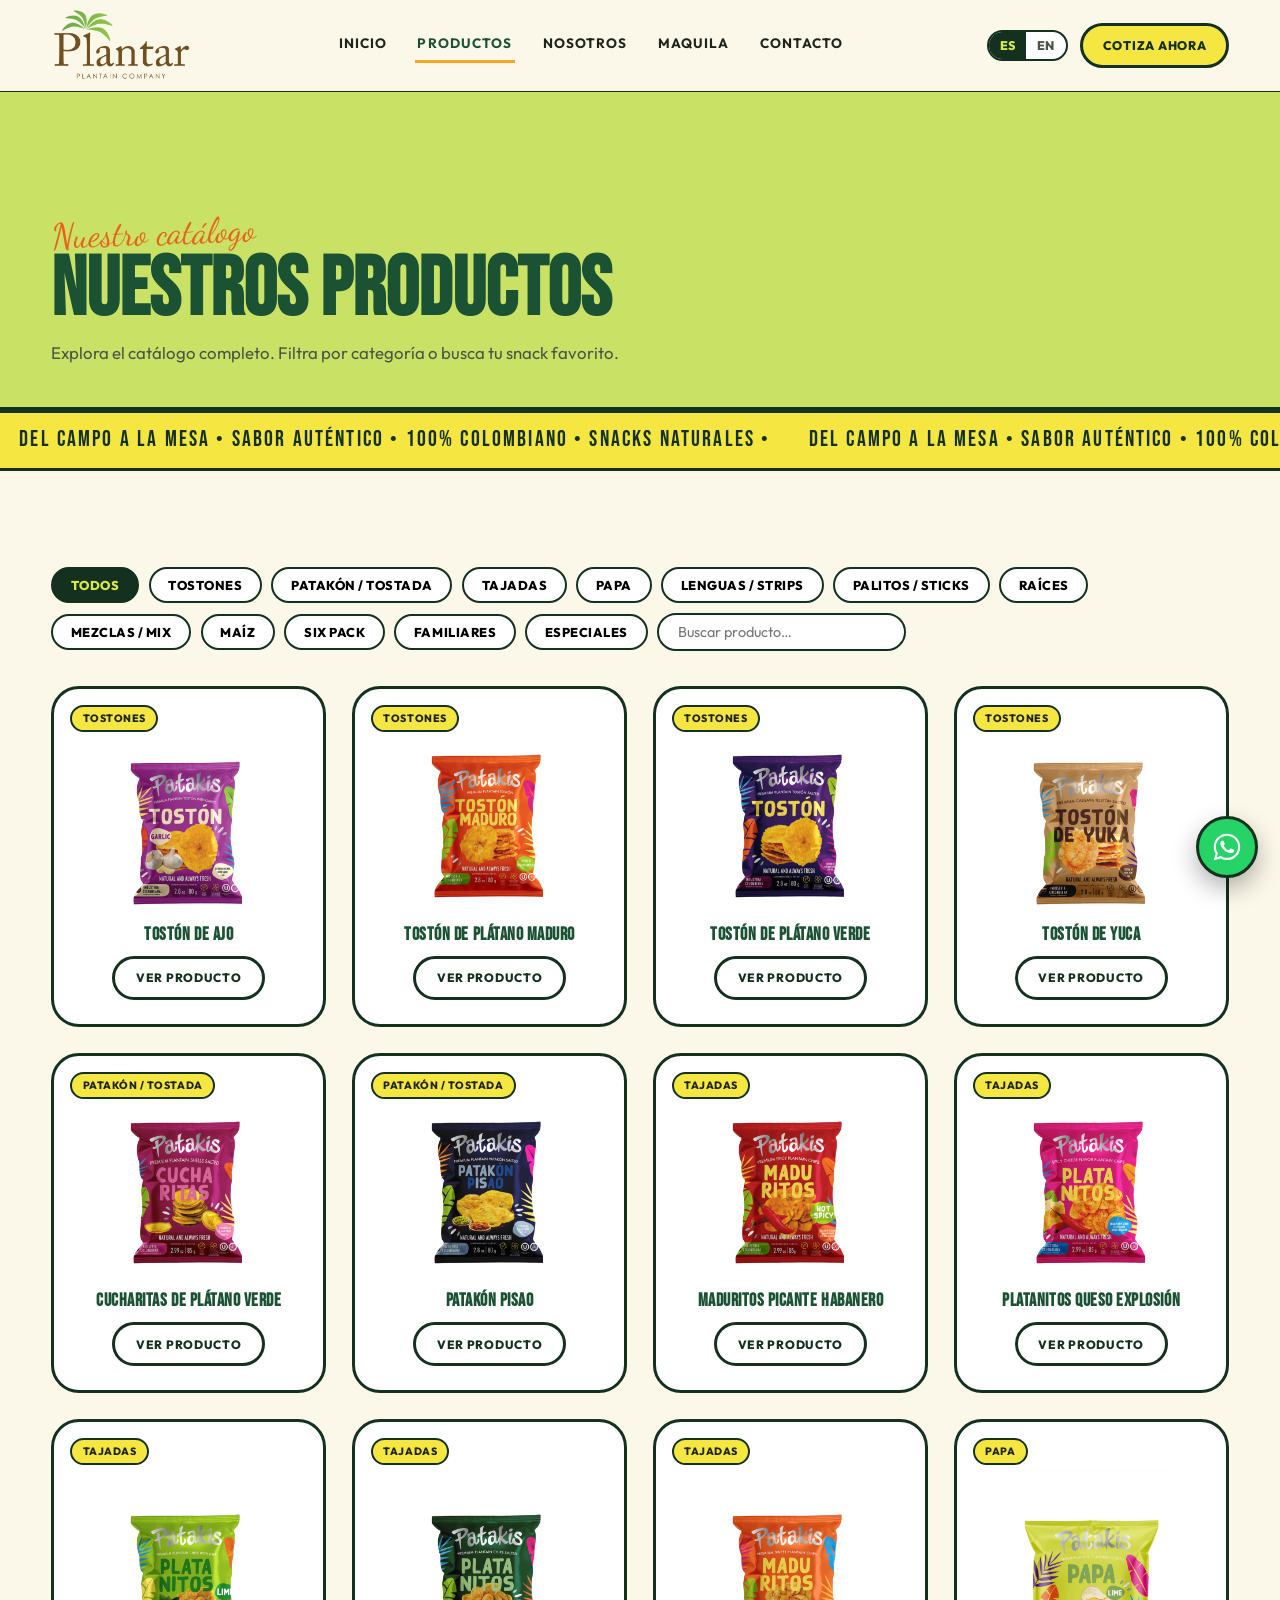
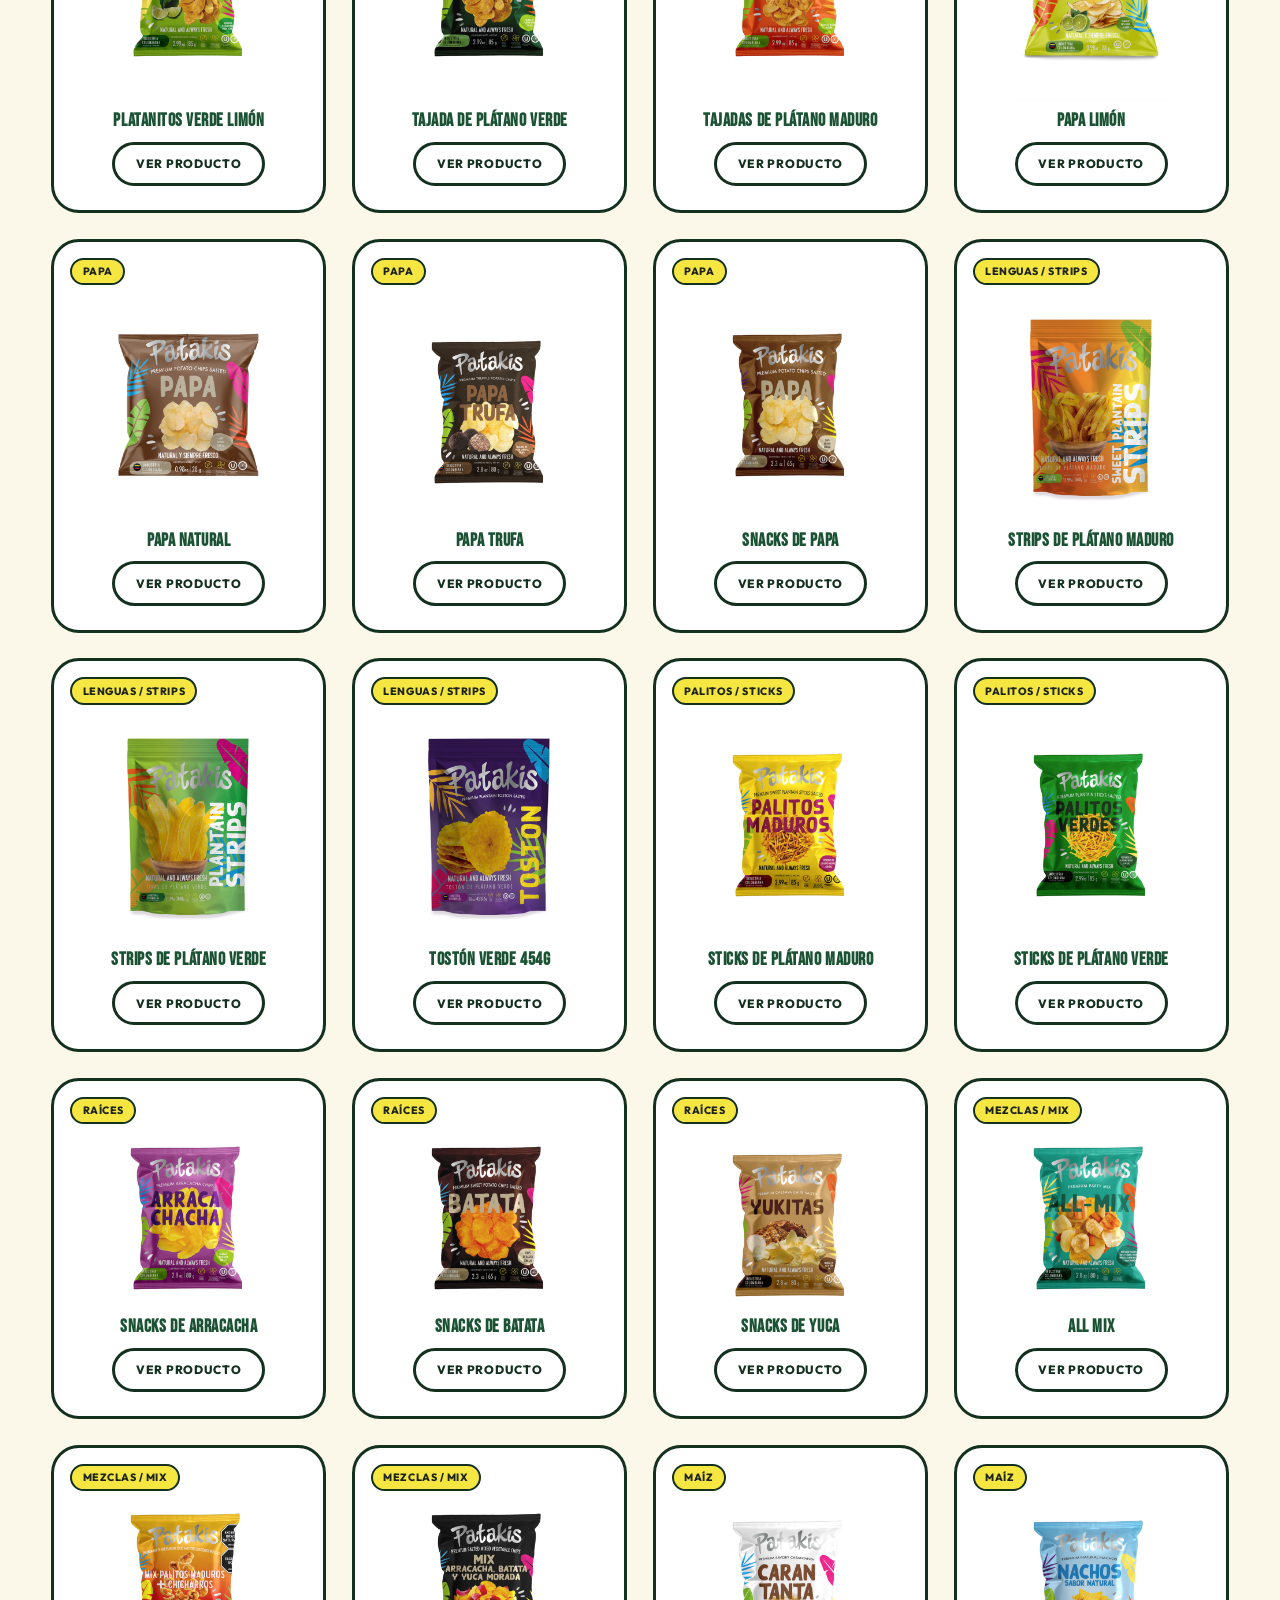
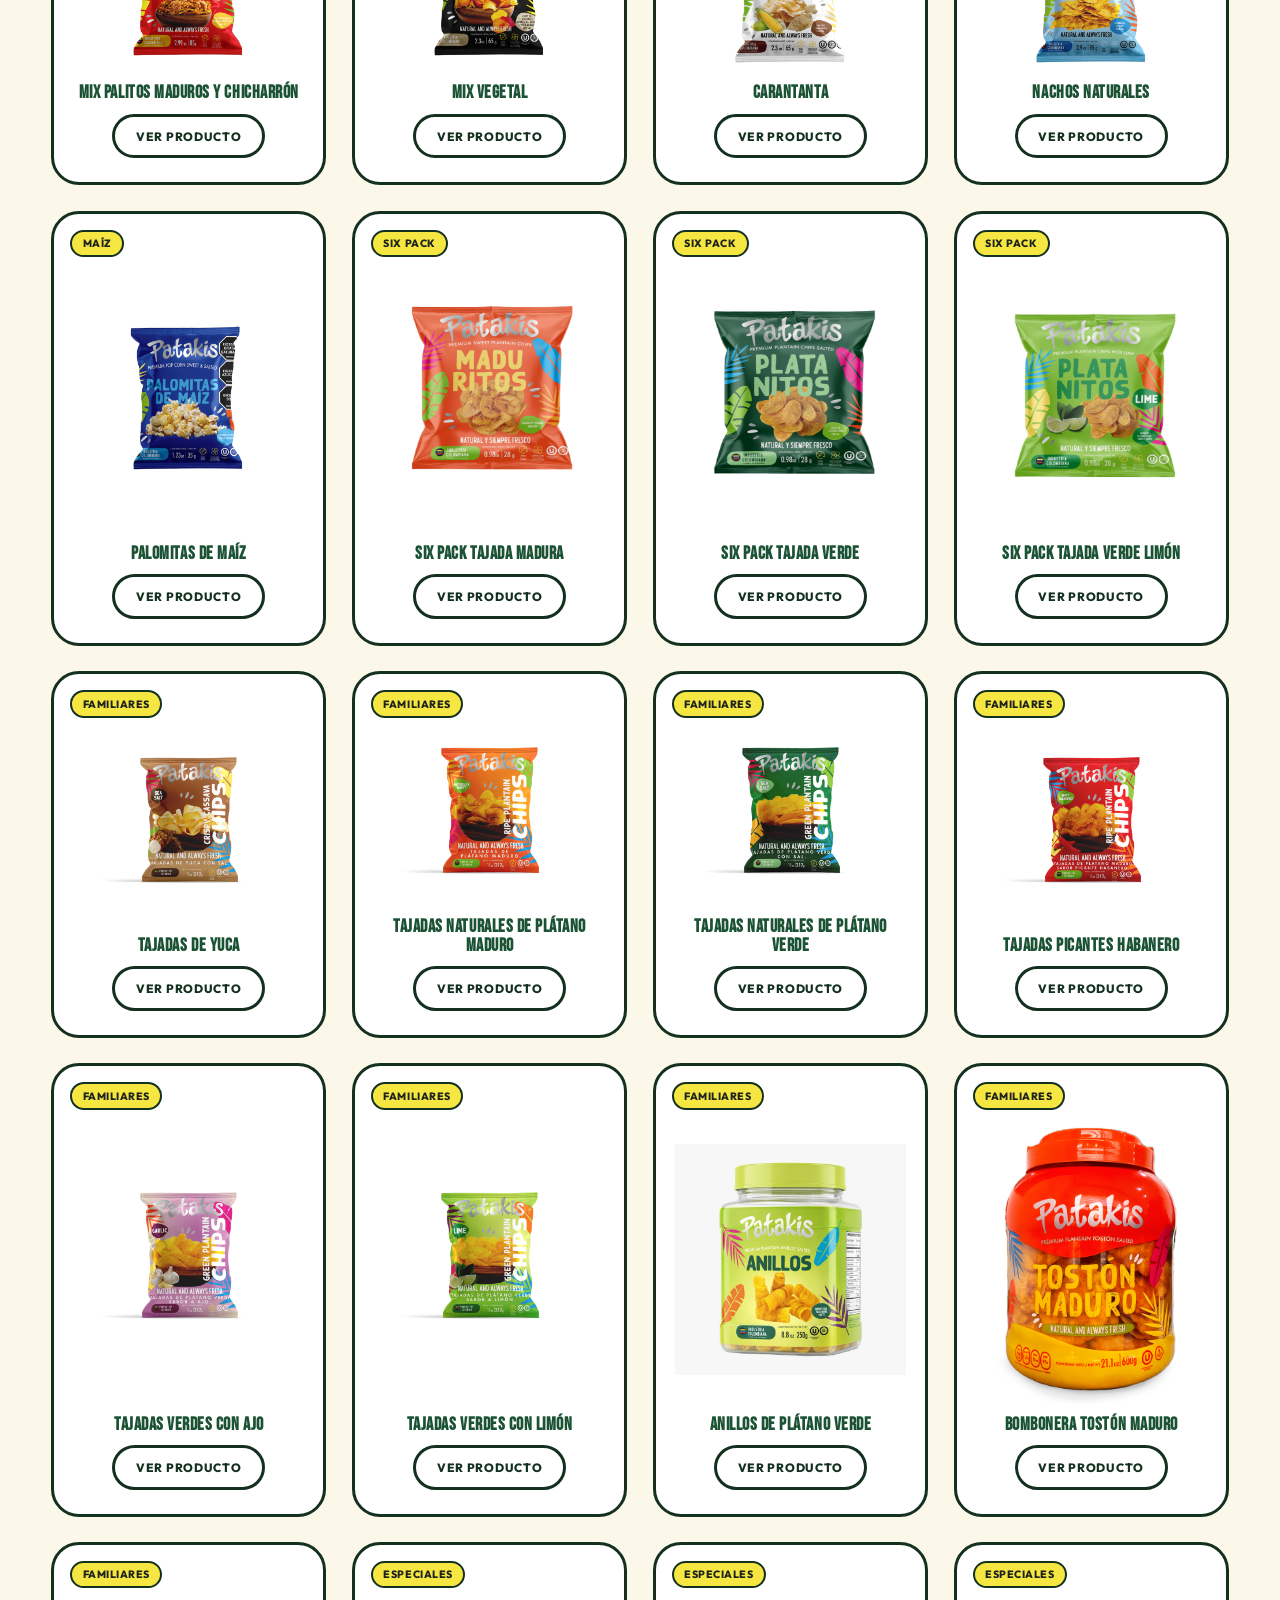
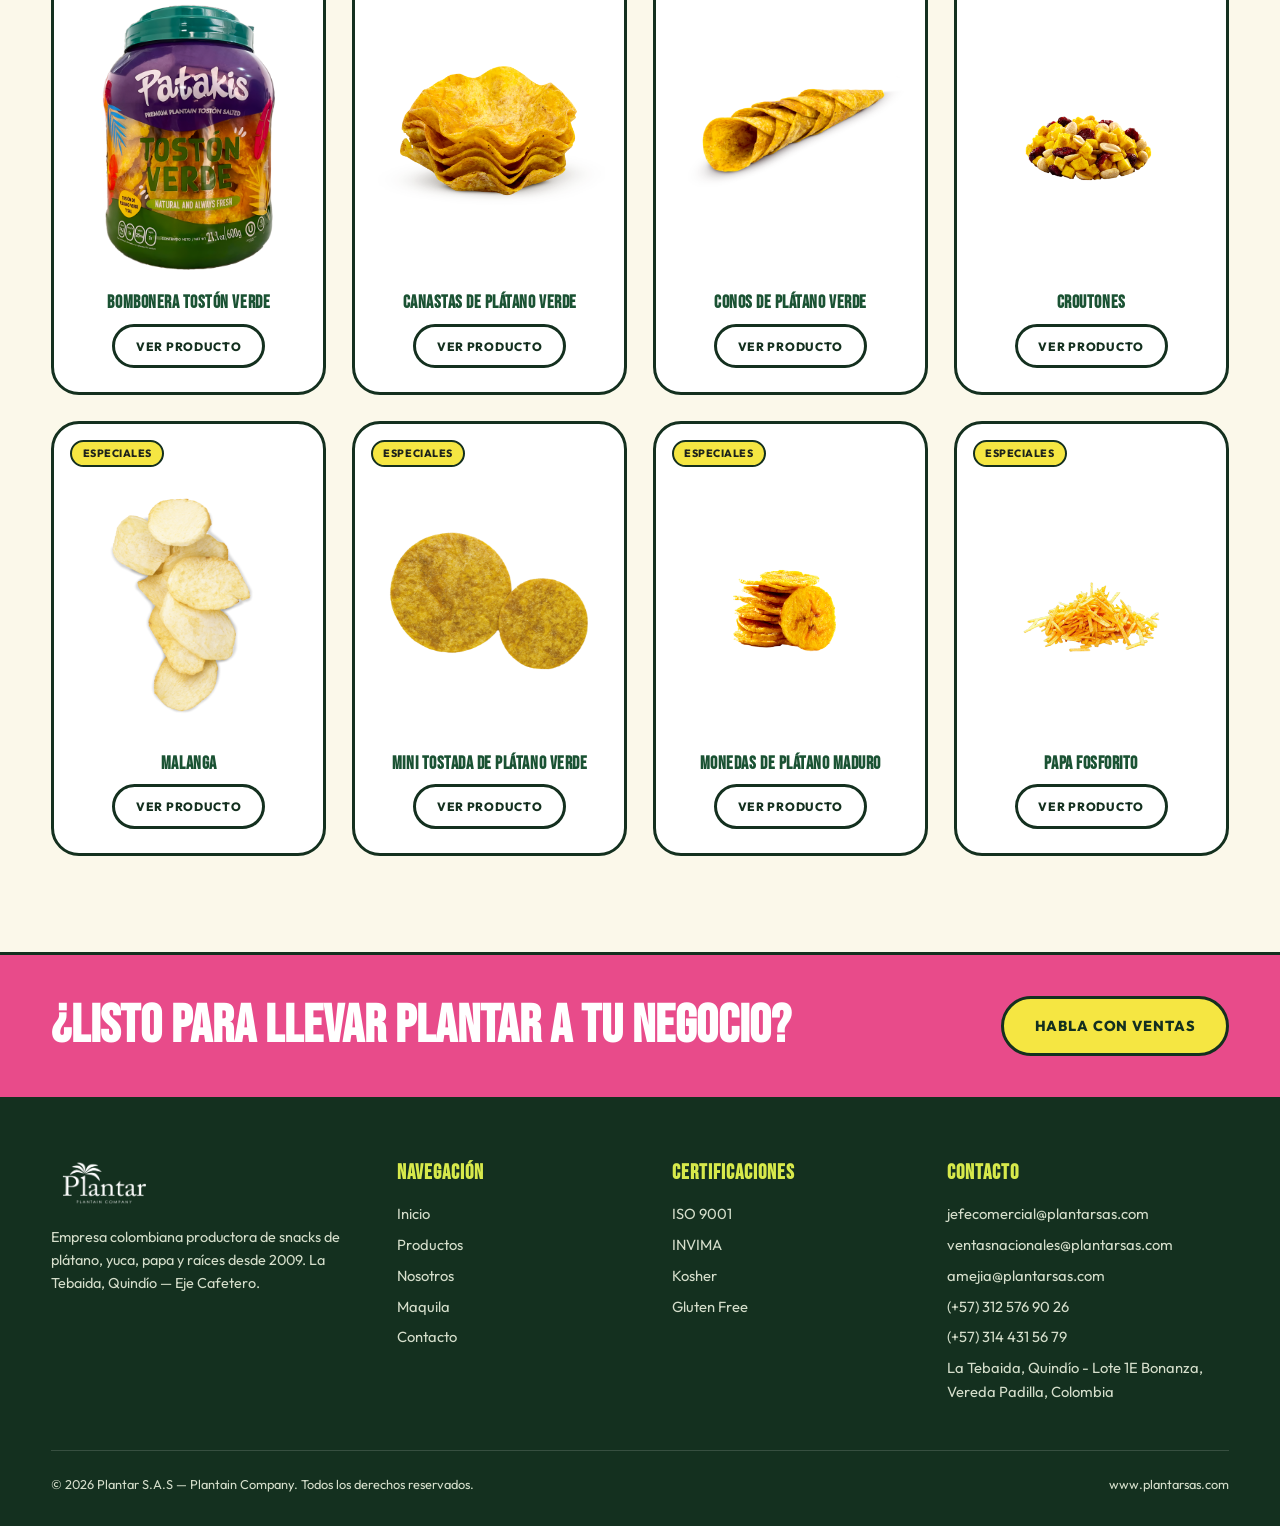
<file: web/productos.html>
<!DOCTYPE html>
<html lang="es">
<head>
<meta charset="UTF-8">
<meta name="viewport" content="width=device-width, initial-scale=1.0">
<meta name="theme-color" content="#FBF8EA">
<title>Productos — Plantar | Snacks de Plátano, Yuca, Papa y Más</title>
<meta name="description" content="Catálogo completo de snacks Plantar: tostones, tajadas, sticks, yuca, papa, arracacha, mezclas y más. Presentaciones desde 28g hasta 6kg.">
<link rel="icon" href="assets/img/favicon.svg" type="image/svg+xml">
<link rel="preconnect" href="https://fonts.googleapis.com">
<link rel="preconnect" href="https://fonts.gstatic.com" crossorigin>
<link href="https://fonts.googleapis.com/css2?family=Bebas+Neue&family=Outfit:wght@400;600;800&family=Dancing+Script:wght@600;700&display=swap" rel="stylesheet">
<link rel="stylesheet" href="assets/css/style.css">
</head>
<body data-page="products">

<header class="site-header" id="site-header"></header>

<section class="section band-lime" style="padding-bottom:2.5rem;border-bottom:3px solid var(--dark)">
  <div class="container">
    <span class="kicker" data-i18n="home_best_kicker"></span>
    <h1 class="section-title" style="font-size:clamp(3rem,7vw,5.2rem)" data-i18n="prods_title"></h1>
    <p class="section-sub" style="margin-top:0.6rem" data-i18n="prods_sub"></p>
  </div>
</section>

<div data-marquee=""></div>

<section class="section band-cream">
  <div class="container">
    <div class="filters" id="filters" style="align-items:center">
      <input type="search" id="searchBox" class="search-box" data-i18n-ph="search_ph">
    </div>
    <div class="prod-grid" id="grid"></div>
    <p id="noResults" style="display:none;text-align:center;font-weight:700;padding:3rem 0" data-i18n="no_results"></p>
  </div>
</section>

<section class="cta-band">
  <div class="container inner">
    <h2 data-i18n="cta_band_title"></h2>
    <a class="btn btn-primary" href="contacto.html" data-i18n="cta_band_btn"></a>
  </div>
</section>

<footer class="site-footer" id="site-footer"></footer>

<script src="assets/js/data.js"></script>
<script src="assets/js/main.js"></script>
<script>
let activeCat = 'all';
let query = '';

// Normaliza para buscar: minúsculas y sin acentos
function norm(s) {
  return s.normalize('NFD').replace(/[̀-ͯ]/g, '').toLowerCase();
}
// Variantes singular/plural de una palabra: "tajadas" → ["tajadas", "tajada"]
function tokenVariants(w) {
  const v = [w];
  if (w.endsWith('es') && w.length > 4) v.push(w.slice(0, -2));
  if (w.endsWith('s') && w.length > 3) v.push(w.slice(0, -1));
  return v;
}
// Puntaje: 0 = no coincide · 1 = solo descripción · 2+ = nombre
function matchScore(p, tokens) {
  const name = norm(prodName(p));
  const desc = norm(prodDesc(p));
  let score = 0;
  for (const t of tokens) {
    const vars = tokenVariants(t);
    if (vars.some(v => name.includes(v))) score += 2;
    else if (vars.some(v => desc.includes(v))) score += 1;
    else return 0; // todas las palabras deben coincidir en algún lado
  }
  return score;
}

function drawGrid() {
  const grid = document.getElementById('grid');
  const tokens = norm(query.trim()).split(/\s+/).filter(Boolean);
  let list = PRODUCTS.filter(p => activeCat === 'all' || p.category === activeCat);
  if (tokens.length) {
    list = list
      .map(p => ({ p, score: matchScore(p, tokens) }))
      .filter(x => x.score > 0)
      .sort((a, b) => b.score - a.score || a.p.idx - b.p.idx)
      .map(x => x.p);
  }
  grid.innerHTML = list.map(cardHTML).join('');
  document.getElementById('noResults').style.display = list.length ? 'none' : 'block';
  applyI18n(grid);
  initReveal();
}

function renderPage() {
  // filtro por URL: productos.html?cat=tostones
  const urlCat = new URLSearchParams(location.search).get('cat');
  if (urlCat && CATEGORIES.includes(urlCat)) activeCat = urlCat;

  const holder = document.getElementById('filters');
  const search = document.getElementById('searchBox');
  holder.querySelectorAll('button').forEach(b => b.remove());
  const frag = document.createDocumentFragment();
  const cats = ['all', ...CATEGORIES.filter(c => PRODUCTS.some(p => p.category === c))];
  cats.forEach(c => {
    const b = document.createElement('button');
    b.textContent = c === 'all' ? t('filter_all') : t('cat_' + c);
    b.className = c === activeCat ? 'on' : '';
    b.addEventListener('click', () => {
      activeCat = c;
      holder.querySelectorAll('button').forEach(x => x.classList.remove('on'));
      b.classList.add('on');
      drawGrid();
    });
    frag.appendChild(b);
  });
  holder.insertBefore(frag, search);
  search.oninput = e => { query = e.target.value; drawGrid(); };

  drawGrid();
}
</script>
</body>
</html>
</file>
<file: assets/css/style.css>
/* ============================================================
   PLANTAR — Plantain Company · Sitio web
   Estilo: tropical vibrante (ref: Natuchips / Reelie)
   ============================================================ */
:root {
  --dark:        #14301F;
  --green:       #2E8B57;
  --green-deep:  #1A5233;
  --green-dark:  #236B43;
  --lime:        #C9E265;
  --lime-bright: #D7E94B;
  --yellow:      #F5E642;
  --mustard:     #C9A227;
  --orange:      #F5A623;
  --orange-deep: #E8621C;
  --pink:        #E84B8A;
  --cream:       #FBF8EA;
  --paper:       #FFFFFF;
  --ink:         #1E241B;
  --ink-soft:    #4A5548;
  --radius:      18px;
  --radius-lg:   28px;
  --shadow:      0 10px 30px rgba(20, 48, 31, 0.12);
  --shadow-lg:   0 24px 60px rgba(20, 48, 31, 0.18);
  --font-display:'Bebas Neue', 'Arial Narrow', sans-serif;
  --font-body:   'Outfit', system-ui, sans-serif;
  --font-script: 'Dancing Script', cursive;
  --header-h:    92px;
}

* { margin: 0; padding: 0; box-sizing: border-box; }
html { scroll-behavior: smooth; }
body {
  font-family: var(--font-body);
  color: var(--ink);
  background: var(--cream);
  line-height: 1.6;
  overflow-x: hidden;
}
img { max-width: 100%; display: block; }
a { color: inherit; text-decoration: none; }
ul { list-style: none; }
button { font-family: inherit; cursor: pointer; }

.container { width: min(1180px, 92vw); margin: 0 auto; }

/* ---------- Tipografía ---------- */
.display {
  font-family: var(--font-display);
  font-weight: 400;
  letter-spacing: 0.02em;
  line-height: 0.95;
  text-transform: uppercase;
}
.kicker {
  font-family: var(--font-script);
  font-size: clamp(1.6rem, 3vw, 2.2rem);
  color: var(--orange-deep);
  display: block;
  transform: rotate(-2deg);
  margin-bottom: 0.2em;
}
.section-title {
  font-family: var(--font-display);
  font-size: clamp(2.6rem, 6vw, 4.4rem);
  text-transform: uppercase;
  line-height: 0.95;
  color: var(--green-deep);
}
.section-sub { color: var(--ink-soft); font-size: 1.05rem; max-width: 640px; }

/* ---------- Botones ---------- */
.btn {
  display: inline-flex; align-items: center; gap: 0.5rem;
  font-weight: 800; text-transform: uppercase; letter-spacing: 0.06em;
  font-size: 0.9rem; padding: 0.95rem 1.9rem; border-radius: 999px;
  border: 3px solid transparent; transition: transform 0.2s, box-shadow 0.2s, background 0.2s;
}
.btn:hover { transform: translateY(-3px) rotate(-1deg); box-shadow: var(--shadow); }
.btn-primary { background: var(--yellow); color: var(--dark); border-color: var(--dark); }
.btn-dark    { background: var(--dark); color: var(--lime-bright); }
.btn-outline { background: transparent; color: var(--dark); border-color: var(--dark); }
.btn-light   { background: var(--paper); color: var(--green-deep); }
.btn-wa      { background: #25D366; color: #fff; }

/* ---------- Header ---------- */
.site-header {
  position: sticky; top: 0; z-index: 100;
  background: var(--cream);
  border-bottom: 3px solid var(--dark);
  height: var(--header-h);
}
.site-header .inner {
  height: 100%; display: flex; align-items: center; justify-content: space-between; gap: 1rem;
}
.logo img { height: 78px; width: auto; }
.main-nav { display: flex; align-items: center; gap: 1.6rem; }
.main-nav a {
  font-weight: 700; text-transform: uppercase; font-size: 0.85rem; letter-spacing: 0.08em;
  padding: 0.3rem 0.15rem; border-bottom: 3px solid transparent; transition: color .2s, border-color .2s;
}
.main-nav a:hover { color: var(--green); }
.main-nav a.active { color: var(--green-deep); border-bottom-color: var(--orange); }
.header-actions { display: flex; align-items: center; gap: 0.8rem; }
.lang-toggle {
  display: inline-flex; border: 2px solid var(--dark); border-radius: 999px; overflow: hidden;
  background: var(--paper);
}
.lang-toggle button {
  border: 0; background: transparent; font-weight: 800; font-size: 0.78rem;
  padding: 0.35rem 0.7rem; color: var(--ink-soft);
}
.lang-toggle button.on { background: var(--dark); color: var(--lime-bright); }
.btn-quote { font-size: 0.78rem; padding: 0.6rem 1.2rem; }
.nav-burger { display: none; background: none; border: 0; font-size: 1.7rem; line-height: 1; color: var(--dark); }

/* ---------- Marquee ---------- */
.marquee {
  overflow: hidden; white-space: nowrap; padding: 0.65rem 0;
  background: var(--yellow); border-top: 3px solid var(--dark); border-bottom: 3px solid var(--dark);
}
.marquee.lime { background: var(--lime-bright); }
.marquee.dark { background: var(--dark); }
.marquee .track { display: inline-block; animation: marquee 55s linear infinite; }
.marquee span {
  font-family: var(--font-display); font-size: 1.35rem; letter-spacing: 0.1em;
  text-transform: uppercase; color: var(--dark); padding: 0 1.2rem;
}
.marquee.dark span { color: var(--lime-bright); }
@keyframes marquee { from { transform: translateX(0); } to { transform: translateX(-50%); } }

/* ---------- Hero (home) ---------- */
.hero {
  position: relative; color: var(--cream);
  overflow: hidden;
  background:
    radial-gradient(55% 75% at 88% 12%, rgba(95, 175, 120, 0.55) 0%, transparent 60%),
    radial-gradient(45% 65% at 6% 88%, rgba(20, 48, 31, 0.85) 0%, transparent 62%),
    radial-gradient(60% 90% at 70% 85%, rgba(46, 139, 87, 0.5) 0%, transparent 65%),
    linear-gradient(160deg, #1F5C39 0%, #1A5233 45%, #143D27 100%);
}
.hero .inner {
  display: grid; grid-template-columns: 1fr 1fr; align-items: center;
  gap: 2rem; padding: clamp(3rem, 7vw, 5.5rem) 0;
  position: relative; z-index: 2;
}
.hero .kicker {
  font-size: clamp(2rem, 3.6vw, 2.8rem);
  margin-bottom: 0.35em;
}
.hero h1 {
  font-family: var(--font-display); text-transform: uppercase;
  font-size: clamp(3.2rem, 8vw, 6.4rem); line-height: 1; color: var(--cream);
}
.hero h1 .script {
  display: block; font-family: var(--font-script); text-transform: none;
  color: var(--yellow); font-size: clamp(2.4rem, 5.5vw, 4.2rem); line-height: 1.1;
  transform: rotate(-2deg); margin: 0.1em 0 0.22em;
}
.hero p { max-width: 480px; font-size: 1.1rem; color: #E9EFDF; margin: 1.4rem 0 1.9rem; }
.hero .cta-row { display: flex; gap: 1rem; flex-wrap: wrap; }
.hero-art { position: relative; min-height: 380px; display: grid; place-items: center; }
.hero-art .glow {
  position: absolute; width: min(520px, 92%); aspect-ratio: 1;
  border-radius: 50%; z-index: 0;
  background: radial-gradient(circle, rgba(201, 226, 101, 0.35) 0%, rgba(201, 226, 101, 0.12) 45%, transparent 70%);
  animation: pulseGlow 5s ease-in-out infinite;
}
.hero-art .ring {
  position: absolute; width: min(540px, 96%); z-index: 0; opacity: 0.7;
  animation: spinRing 40s linear infinite;
}
.hero-art .bag {
  position: relative; z-index: 2;
  width: min(500px, 92%); margin: 0 auto;
  filter: drop-shadow(0 36px 48px rgba(0, 0, 0, 0.45));
  animation: floatBag 6s ease-in-out infinite;
  transition: transform .4s, opacity .45s;
}
.hero-art .bag:hover { transform: scale(1.04) rotate(-2deg); }
.hero-art .bag.fade-out { opacity: 0; }
.hero-art .spark { position: absolute; z-index: 3; pointer-events: none; }
.hero-art .s1 { width: 42px; top: -2%; right: 1%; animation: twinkle 2.8s ease-in-out infinite; }
.hero-art .s2 { width: 28px; bottom: 14%; left: 8%; animation: twinkle 3.4s ease-in-out 0.6s infinite; }
.hero-art .s3 { width: 22px; top: 22%; left: 4%; animation: twinkle 3s ease-in-out 1.2s infinite; }
@keyframes floatBag {
  0%, 100% { transform: translateY(0) rotate(3deg); }
  50% { transform: translateY(-18px) rotate(-2deg); }
}
@keyframes pulseGlow {
  0%, 100% { transform: scale(1); opacity: 0.9; }
  50% { transform: scale(1.08); opacity: 0.6; }
}
@keyframes spinRing { to { transform: rotate(360deg); } }
@keyframes twinkle {
  0%, 100% { transform: scale(1) rotate(0deg); opacity: 0.9; }
  50% { transform: scale(0.5) rotate(40deg); opacity: 0.35; }
}
.bag-stack {
  position: relative; z-index: 2; width: 100%;
  display: flex; flex-direction: column; align-items: center; gap: 3.2rem;
}
.patakis-brand {
  width: min(520px, 92%); margin: 0 auto;
  filter: drop-shadow(0 6px 14px rgba(0, 0, 0, 0.4));
}
.bag-box {
  position: relative; width: 100%;
  display: grid; place-items: center;
  min-height: 320px;
}
.doodle { position: absolute; z-index: 1; opacity: 0.9; pointer-events: none; }
.doodle.sway { animation: swayDoodle 5s ease-in-out infinite; }
.doodle.sway-slow { animation: swayDoodle 8s ease-in-out 1s infinite; }
@keyframes swayDoodle {
  0%, 100% { transform: rotate(-10deg) translateY(0); }
  50% { transform: rotate(12deg) translateY(-10px); }
}

/* Hojas de plátano: se dibujan en líneas y luego se mecen */
.leaf {
  position: absolute; z-index: 1; pointer-events: none;
  transform-origin: 50% 95%;
}
.leaf-tl { top: -55px; left: -35px; width: clamp(170px, 19vw, 300px); transform: scaleY(-1) rotate(-18deg); transform-origin: 50% 50%; opacity: 0.85; animation: leafSway 7s ease-in-out 2.6s infinite; }
.leaf-tr { top: -70px; right: -20px; width: clamp(140px, 15vw, 230px); transform: scale(-1, -1) rotate(20deg); transform-origin: 50% 50%; opacity: 0.85; animation: leafSway2 7.5s ease-in-out 2.8s infinite; }
.leaf-br { bottom: -60px; right: -35px; width: clamp(170px, 19vw, 300px); transform: rotate(-20deg); opacity: 0.85; animation: leafSway2 8s ease-in-out 3s infinite; }
.leaf-ml { bottom: -75px; left: -25px; width: clamp(140px, 15vw, 230px); transform: rotate(24deg); opacity: 0.8; animation: leafSway 9s ease-in-out 3.4s infinite; }
.leaf-draw path {
  stroke-linecap: round;
  stroke-dasharray: 1;
  stroke-dashoffset: 1;
  animation: drawLeaf 1.6s ease-out forwards;
}
.leaf-draw path:nth-child(1) { animation-delay: 0.2s; }
.leaf-draw path:nth-child(2) { animation-delay: 0.65s; }
.leaf-draw path:nth-child(3) { animation-delay: 0.78s; }
.leaf-draw path:nth-child(4) { animation-delay: 0.91s; }
.leaf-draw path:nth-child(5) { animation-delay: 1.04s; }
.leaf-draw path:nth-child(6) { animation-delay: 1.17s; }
.leaf-draw path:nth-child(7) { animation-delay: 1.3s; }
.leaf-draw path:nth-child(8) { animation-delay: 1.43s; }
.leaf-draw path:nth-child(9) { animation-delay: 1.56s; }
.leaf-draw path:nth-child(10) { animation-delay: 1.69s; }
.leaf-draw path:nth-child(11) { animation-delay: 1.82s; }
.leaf-draw path:nth-child(12) { animation-delay: 1.95s; }
.leaf-draw path:nth-child(13) { animation-delay: 2.08s; }
.leaf-draw path:nth-child(14) { animation-delay: 2.21s; }
@keyframes drawLeaf { to { stroke-dashoffset: 0; } }
@keyframes leafSway {
  0%, 100% { rotate: 0deg; }
  50% { rotate: 6deg; }
}
@keyframes leafSway2 {
  0%, 100% { rotate: 0deg; }
  50% { rotate: -7deg; }
}
@media (max-width: 900px) {
  .leaf-tl { top: -80px; left: -70px; opacity: 0.4; }
  .leaf-ml { display: none; }
  .leaf-tr { opacity: 0.45; }
  .leaf-br { opacity: 0.55; }
}
@media (prefers-reduced-motion: reduce) {
  .leaf, .hero-art .bag, .hero-art .glow, .hero-art .ring, .doodle, .hero-art .spark { animation: none !important; }
  .leaf-draw path { stroke-dashoffset: 0; animation: none; }
}

/* ---------- Secciones ---------- */
.section { padding: clamp(3.5rem, 8vw, 6rem) 0; }
.section-head { margin-bottom: 2.4rem; }
.section-head.center { text-align: center; }
.section-head.center .section-sub { margin: 0.6rem auto 0; }

.band-lime   { background: var(--lime); }
.band-cream  { background: var(--cream); }
.band-white  { background: var(--paper); }
.band-dark   { background: var(--dark); color: var(--cream); }
.band-dark .section-title { color: var(--lime-bright); }
.band-dark .section-sub { color: #D5DECB; }
.band-mustard { background: var(--mustard); }

/* ---------- Grid productos ---------- */
.prod-grid {
  display: grid; grid-template-columns: repeat(auto-fill, minmax(240px, 1fr)); gap: 1.6rem;
}
.prod-card {
  background: var(--paper); border-radius: var(--radius-lg);
  border: 3px solid var(--dark);
  padding: 1.4rem 1.2rem 1.5rem; text-align: center; position: relative;
  transition: transform 0.25s, box-shadow 0.25s;
  display: flex; flex-direction: column;
}
.prod-card:hover { transform: translateY(-8px) rotate(-0.5deg); box-shadow: var(--shadow-lg); }
.prod-card .ph {
  height: 200px; display: grid; place-items: center; margin-bottom: 0.9rem;
}
.prod-card .ph img { max-height: 200px; width: auto; max-width: 100%; object-fit: contain; transition: transform .3s; }
.prod-card:hover .ph img { transform: scale(1.07) rotate(2deg); }
.prod-card h3 {
  font-family: var(--font-display); font-size: 1.5rem; text-transform: uppercase;
  color: var(--green-deep); line-height: 1;
}
.prod-card .cat {
  position: absolute; top: 1rem; left: 1rem;
  background: var(--yellow); border: 2px solid var(--dark); border-radius: 999px;
  font-size: 0.66rem; font-weight: 800; text-transform: uppercase; letter-spacing: 0.05em;
  padding: 0.2rem 0.65rem;
}
.prod-card p { font-size: 0.88rem; color: var(--ink-soft); margin: 0.4rem 0 0.9rem; flex: 1; }
.prod-card .sizes { font-size: 0.75rem; font-weight: 700; color: var(--green); margin-bottom: 0.9rem; }
.prod-card .btn { align-self: center; font-size: 0.75rem; padding: 0.6rem 1.3rem; }

/* Filtros */
.filters { display: flex; flex-wrap: wrap; gap: 0.6rem; margin-bottom: 2.2rem; }
.filters button {
  border: 2px solid var(--dark); background: var(--paper); border-radius: 999px;
  font-weight: 800; font-size: 0.8rem; text-transform: uppercase; letter-spacing: 0.04em;
  padding: 0.5rem 1.1rem; transition: all 0.2s;
}
.filters button:hover { background: var(--yellow); }
.filters button.on { background: var(--dark); color: var(--lime-bright); }
.search-box {
  border: 2px solid var(--dark); border-radius: 999px; background: var(--paper);
  padding: 0.5rem 1.2rem; font-family: inherit; font-size: 0.9rem; min-width: 220px;
}

/* ---------- Detalle de producto ---------- */
.detail-hero { background: var(--lime); border-bottom: 3px solid var(--dark); }
.detail-hero .inner {
  display: grid; grid-template-columns: 0.9fr 1.1fr; gap: 3rem; align-items: center;
  padding: clamp(2.5rem, 6vw, 4.5rem) 0;
}
.detail-hero .art { text-align: center; }
.detail-hero .art img {
  max-height: 420px; margin: 0 auto; filter: drop-shadow(0 24px 30px rgba(20,48,31,0.3));
}
.detail-hero h1 {
  font-family: var(--font-display); font-size: clamp(2.6rem, 6vw, 4.6rem);
  text-transform: uppercase; line-height: 0.95; color: var(--green-deep);
}
.detail-hero .desc { font-size: 1.1rem; margin: 1rem 0 1.4rem; color: var(--ink); max-width: 560px; }
.chip-row { display: flex; flex-wrap: wrap; gap: 0.5rem; margin-bottom: 1.6rem; }
.chip {
  background: var(--paper); border: 2px solid var(--dark); border-radius: 999px;
  padding: 0.3rem 0.9rem; font-size: 0.78rem; font-weight: 700;
}
.spec-table { width: 100%; border-collapse: collapse; background: var(--paper); border: 3px solid var(--dark); border-radius: var(--radius); overflow: hidden; }
.spec-wrap { border-radius: var(--radius-lg); overflow: hidden; border: 3px solid var(--dark); }
.spec-table th, .spec-table td { padding: 0.7rem 1rem; text-align: left; font-size: 0.92rem; }
.spec-table tr:nth-child(odd) td { background: var(--cream); }
.spec-table td:first-child { font-weight: 800; text-transform: uppercase; font-size: 0.75rem; letter-spacing: 0.05em; color: var(--green-deep); width: 42%; }
.gallery { position: relative; display: grid; place-items: center; }
.g-arrow {
  position: absolute; top: 50%; transform: translateY(-50%); z-index: 2;
  width: 52px; height: 52px; border-radius: 50%;
  background: var(--paper); border: 3px solid var(--dark); color: var(--dark);
  font-size: 1.8rem; line-height: 1; display: grid; place-items: center;
  padding: 0 0 0.2rem; box-shadow: var(--shadow);
  transition: transform .2s, background .2s;
}
.g-arrow.prev { left: 0; }
.g-arrow.next { right: 0; }
.g-arrow:hover { transform: translateY(-50%) scale(1.12); background: var(--yellow); }
.related h2 { margin-bottom: 1.6rem; }

/* ---------- Nosotros ---------- */
.stats-row { display: grid; grid-template-columns: repeat(auto-fit, minmax(170px, 1fr)); gap: 1.2rem; }
.stat {
  background: var(--paper); border: 3px solid var(--dark); border-radius: var(--radius-lg);
  text-align: center; padding: 1.6rem 1rem;
  transition: transform .2s;
}
.stat:hover { transform: translateY(-5px) rotate(-1deg); }
.stat .num { font-family: var(--font-display); font-size: 2.8rem; color: var(--orange-deep); line-height: 1; }
.stat .lbl { font-weight: 700; font-size: 0.85rem; text-transform: uppercase; letter-spacing: 0.05em; color: var(--ink-soft); }
.timeline { position: relative; margin-top: 2.5rem; padding-left: 1.6rem; border-left: 4px dashed var(--green); }
.tl-item { position: relative; padding: 0 0 1.8rem 1.4rem; }
.tl-item::before {
  content: ""; position: absolute; left: -0.85rem; top: 0.2rem; width: 1.1rem; height: 1.1rem;
  background: var(--yellow); border: 3px solid var(--dark); border-radius: 50%;
}
.tl-item .year { font-family: var(--font-display); font-size: 1.7rem; color: var(--orange-deep); line-height: 1; }
.tl-item h3 { font-size: 1.05rem; margin: 0.15rem 0; }
.tl-item p { color: var(--ink-soft); font-size: 0.95rem; max-width: 560px; }
.about-split { display: grid; grid-template-columns: 1fr 1fr; gap: 2.5rem; align-items: center; }
.about-split .photo { border-radius: var(--radius-lg); border: 3px solid var(--dark); overflow: hidden; box-shadow: var(--shadow-lg); }
.about-split .photo img { width: 100%; height: 100%; object-fit: cover; }
.sellos-row { display: flex; flex-wrap: wrap; gap: 1.6rem; align-items: center; justify-content: center; }
.sello {
  background: var(--paper); border: 3px solid var(--dark); border-radius: var(--radius-lg);
  padding: 1rem; width: 150px; height: 150px; display: grid; place-items: center;
  transition: transform .2s;
}
.sello:hover { transform: scale(1.06) rotate(2deg); }
.sello > div { display: flex; flex-direction: column; align-items: center; gap: 0.6rem; }
.sello img { height: 76px; width: 110px; object-fit: contain; margin: 0 auto; }
.sello span {
  display: block; font-size: 0.72rem; font-weight: 800; text-transform: uppercase;
  text-align: center; letter-spacing: 0.05em; color: var(--green-deep);
}
.countries { display: flex; flex-wrap: wrap; gap: 0.7rem; justify-content: center; }
.country {
  border: 2px solid var(--dark); background: var(--paper); border-radius: 999px;
  padding: 0.45rem 1.1rem; font-weight: 800; font-size: 0.85rem; color: var(--ink);
}
.country .dot { display: inline-block; width: 0.7em; height: 0.7em; border-radius: 50%; margin-right: 0.45em; }
button.country { cursor: pointer; transition: transform .2s, background .2s, color .2s; font-family: inherit; }
button.country:hover { transform: translateY(-2px); background: var(--yellow); }
button.country.active { background: var(--green-deep); color: var(--lime-bright); }

/* ---------- Mapa interactivo ---------- */
.world-map-wrap {
  position: relative; width: 100%; max-width: 1000px; margin: 0 auto 2rem;
  border: 3px solid var(--dark); border-radius: var(--radius-lg); overflow: hidden;
  background: var(--paper);
}
.world-map-wrap > img { width: 100%; height: auto; display: block; }
.map-overlay { position: absolute; inset: 0; pointer-events: none; }
.map-pin {
  position: absolute; width: 15px; height: 15px; border-radius: 50%;
  transform: translate(-50%, -50%); pointer-events: all; cursor: pointer;
  border: 2px solid #fff; box-shadow: 0 0 8px rgba(0, 0, 0, 0.3);
  transition: all 0.3s; z-index: 2;
}
.map-pin::after {
  content: ''; position: absolute; inset: -4px;
  border-radius: 50%; border: 2px solid currentColor; opacity: 0;
  animation: pingMap 2s cubic-bezier(0, 0, 0.2, 1) infinite;
}
.map-pin:hover, .map-pin.active { transform: translate(-50%, -50%) scale(1.6); z-index: 5; box-shadow: 0 0 16px rgba(0, 0, 0, 0.4); }
.map-pin-label {
  position: absolute; top: -30px; left: 50%; transform: translateX(-50%);
  background: var(--dark); color: #fff; padding: 3px 9px; border-radius: 6px;
  font-family: var(--font-body); font-size: 0.7rem; font-weight: 700;
  white-space: nowrap; opacity: 0; transition: opacity 0.3s; pointer-events: none;
}
.map-pin:hover .map-pin-label, .map-pin.active .map-pin-label { opacity: 1; }
.map-pin-label::after {
  content: ''; position: absolute; bottom: -4px; left: 50%; transform: translateX(-50%);
  border-left: 4px solid transparent; border-right: 4px solid transparent; border-top: 4px solid var(--dark);
}
.map-line {
  position: absolute; height: 2px; transform-origin: left center;
  opacity: 0; pointer-events: none; z-index: 1; border-radius: 2px;
  transition: opacity 0.3s;
}
.map-line.visible { opacity: 0.45; animation: drawMapLine 1s ease forwards; }
@keyframes pingMap {
  0% { opacity: 0.7; transform: scale(1); }
  100% { opacity: 0; transform: scale(2.5); }
}
@keyframes drawMapLine {
  from { clip-path: inset(0 100% 0 0); }
  to { clip-path: inset(0 0 0 0); }
}

/* ---------- Maquila ---------- */
.maquila-hero { background: var(--orange); border-bottom: 3px solid var(--dark); }
.feature-list { display: grid; grid-template-columns: repeat(auto-fit, minmax(240px, 1fr)); gap: 1.2rem; }
.feature {
  background: var(--paper); border: 3px solid var(--dark); border-radius: var(--radius-lg);
  padding: 1.4rem; font-weight: 600;
}
.feature .n {
  font-family: var(--font-display); color: var(--orange-deep); font-size: 1.9rem; line-height: 1;
  display: block; margin-bottom: 0.3rem;
}
.brand-strip { display: flex; align-items: center; justify-content: center; flex-wrap: nowrap; }
.brand-strip img { max-height: 380px; max-width: 55%; object-fit: contain; }
.brand-strip img:first-child { transform: rotate(-5deg) translateX(6%); z-index: 1; }
.brand-strip img:last-child { transform: rotate(5deg) translateX(-6%); }
.brand-strip img { transition: transform .3s; }
.brand-strip img:hover { transform: scale(1.06); z-index: 2; }
@media (max-width: 560px) {
  .brand-strip img { max-height: 260px; }
}

/* ---------- Contacto ---------- */
.contact-grid { display: grid; grid-template-columns: 1fr 1.2fr; gap: 3rem; align-items: start; }
.contact-card {
  background: var(--paper); border: 3px solid var(--dark); border-radius: var(--radius-lg);
  padding: 1.6rem; margin-bottom: 1.2rem;
}
.contact-card h3 { font-family: var(--font-display); text-transform: uppercase; font-size: 1.4rem; color: var(--green-deep); margin-bottom: 0.5rem; }
.contact-card a { font-weight: 700; color: var(--green-dark); }
.contact-card a:hover { text-decoration: underline; }
.quote-form {
  background: var(--paper); border: 3px solid var(--dark); border-radius: var(--radius-lg);
  padding: 2rem; box-shadow: var(--shadow);
}
.quote-form label { display: block; font-weight: 800; font-size: 0.8rem; text-transform: uppercase; letter-spacing: 0.05em; margin: 1rem 0 0.3rem; }
.quote-form input, .quote-form textarea, .quote-form select {
  width: 100%; border: 2px solid var(--dark); border-radius: 12px; background: var(--cream);
  padding: 0.7rem 0.9rem; font-family: inherit; font-size: 0.95rem;
}
.quote-form textarea { min-height: 110px; resize: vertical; }
.prod-check {
  display: flex; flex-wrap: wrap; gap: 0.5rem; align-content: flex-start;
  max-height: 240px; overflow-y: auto;
  border: 2px solid var(--dark); border-radius: 12px; padding: 0.8rem; background: var(--cream);
}
.prod-check label {
  display: inline-flex; align-items: center; margin: 0; position: relative;
  border: 2px solid var(--dark); border-radius: 999px; background: var(--paper);
  padding: 0.35rem 0.9rem; cursor: pointer; user-select: none;
  font-weight: 600; font-size: 0.8rem; text-transform: none; letter-spacing: 0; text-align: left;
  transition: background .15s, color .15s, transform .15s;
}
.prod-check label:hover { transform: translateY(-1px); background: var(--yellow); }
.prod-check label:has(input:checked) { background: var(--dark); color: var(--lime-bright); }
.prod-check label input { position: absolute; opacity: 0; pointer-events: none; width: 1px; height: 1px; left: 0; top: 0; }
.form-actions { display: flex; gap: 1rem; margin-top: 1.6rem; flex-wrap: wrap; }
.form-note { font-size: 0.8rem; color: var(--ink-soft); margin-top: 0.8rem; }

/* ---------- CTA banda ---------- */
.cta-band { background: var(--pink); border-top: 3px solid var(--dark); border-bottom: 3px solid var(--dark); }
.cta-band .inner { display: flex; flex-wrap: wrap; align-items: center; justify-content: space-between; gap: 1.5rem; padding: 2.6rem 0; }
.cta-band h2 { font-family: var(--font-display); color: #fff; font-size: clamp(2rem, 5vw, 3.4rem); text-transform: uppercase; line-height: 0.95; }

/* ---------- Footer ---------- */
.site-footer { background: var(--dark); color: #D5DECB; padding: 3.5rem 0 2rem; }
.site-footer .cols { display: grid; grid-template-columns: 1.3fr 1fr 1fr 1.2fr; gap: 2.5rem; }
.site-footer h4 { font-family: var(--font-display); text-transform: uppercase; color: var(--lime-bright); font-size: 1.3rem; margin-bottom: 0.8rem; letter-spacing: 0.05em; }
.site-footer a:hover { color: var(--yellow); }
.site-footer .logo-foot img { height: 54px; margin-bottom: 1rem; }
.site-footer li { margin-bottom: 0.45rem; font-size: 0.92rem; }
.foot-bottom { border-top: 1px solid rgba(255,255,255,0.15); margin-top: 2.5rem; padding-top: 1.4rem; font-size: 0.8rem; display: flex; justify-content: space-between; flex-wrap: wrap; gap: 0.6rem; }

/* ---------- WhatsApp flotante ---------- */
.wa-float {
  position: fixed; right: 1.4rem; bottom: 1.4rem; z-index: 200;
  width: 62px; height: 62px; border-radius: 50%; background: #25D366;
  border: 3px solid var(--dark); display: grid; place-items: center;
  box-shadow: 0 10px 25px rgba(0,0,0,0.3); transition: transform .2s;
}
.wa-float:hover { transform: scale(1.1) rotate(6deg); }
.wa-float svg { width: 32px; height: 32px; fill: #fff; }

/* ---------- Animaciones on-scroll ---------- */
.rev { opacity: 0; transform: translateY(26px); transition: opacity .7s ease, transform .7s ease; }
.rev.in { opacity: 1; transform: none; }

/* ---------- Responsive ---------- */
@media (max-width: 900px) {
  .hero .inner, .detail-hero .inner, .about-split, .contact-grid { grid-template-columns: 1fr; }
  .site-footer .cols { grid-template-columns: 1fr 1fr; }
  .main-nav {
    position: fixed; inset: var(--header-h) 0 auto 0; background: var(--cream);
    flex-direction: column; padding: 1.5rem; gap: 1.1rem; border-bottom: 3px solid var(--dark);
    transform: translateY(-130%); transition: transform .3s; z-index: 90;
  }
  .main-nav.open { transform: none; }
  .nav-burger { display: block; }
  .btn-quote { display: none; }
}
@media (max-width: 560px) {
  .site-footer .cols { grid-template-columns: 1fr; }
  .prod-grid { grid-template-columns: repeat(auto-fill, minmax(160px, 1fr)); gap: 1rem; }
  .prod-card .ph { height: 150px; }
  .prod-card .ph img { max-height: 150px; }
}
</file>
<file: web/assets/css/style.css>
/* ============================================================
   PLANTAR — Plantain Company · Sitio web
   Estilo: tropical vibrante (ref: Natuchips / Reelie)
   ============================================================ */
:root {
  --dark:        #14301F;
  --green:       #2E8B57;
  --green-deep:  #1A5233;
  --green-dark:  #236B43;
  --lime:        #C9E265;
  --lime-bright: #D7E94B;
  --yellow:      #F5E642;
  --mustard:     #C9A227;
  --orange:      #F5A623;
  --orange-deep: #E8621C;
  --pink:        #E84B8A;
  --cream:       #FBF8EA;
  --paper:       #FFFFFF;
  --ink:         #1E241B;
  --ink-soft:    #4A5548;
  --radius:      18px;
  --radius-lg:   28px;
  --shadow:      0 10px 30px rgba(20, 48, 31, 0.12);
  --shadow-lg:   0 24px 60px rgba(20, 48, 31, 0.18);
  --font-display:'Bebas Neue', 'Arial Narrow', sans-serif;
  --font-body:   'Outfit', system-ui, sans-serif;
  --font-script: 'Dancing Script', cursive;
  --header-h:    92px;
}

* { margin: 0; padding: 0; box-sizing: border-box; }
html { scroll-behavior: smooth; }
body {
  font-family: var(--font-body);
  color: var(--ink);
  background: var(--cream);
  line-height: 1.6;
  overflow-x: hidden;
}
img { max-width: 100%; display: block; }
a { color: inherit; text-decoration: none; }
ul { list-style: none; }
button { font-family: inherit; cursor: pointer; }

.container { width: min(1180px, 92vw); margin: 0 auto; }

/* ---------- Tipografía ---------- */
.display {
  font-family: var(--font-display);
  font-weight: 400;
  letter-spacing: 0.02em;
  line-height: 0.95;
  text-transform: uppercase;
}
.kicker {
  font-family: var(--font-script);
  font-size: clamp(1.6rem, 3vw, 2.2rem);
  color: var(--orange-deep);
  display: block;
  transform: rotate(-2deg);
  margin-bottom: 0.2em;
}
.section-title {
  font-family: var(--font-display);
  font-size: clamp(2.6rem, 6vw, 4.4rem);
  text-transform: uppercase;
  line-height: 0.95;
  color: var(--green-deep);
}
.section-sub { color: var(--ink-soft); font-size: 1.05rem; max-width: 640px; }

/* ---------- Botones ---------- */
.btn {
  display: inline-flex; align-items: center; gap: 0.5rem;
  font-weight: 800; text-transform: uppercase; letter-spacing: 0.06em;
  font-size: 0.9rem; padding: 0.95rem 1.9rem; border-radius: 999px;
  border: 3px solid transparent; transition: transform 0.2s, box-shadow 0.2s, background 0.2s;
}
.btn:hover { transform: translateY(-3px) rotate(-1deg); box-shadow: var(--shadow); }
.btn-primary { background: var(--yellow); color: var(--dark); border-color: var(--dark); }
.btn-dark    { background: var(--dark); color: var(--lime-bright); }
.btn-outline { background: transparent; color: var(--dark); border-color: var(--dark); }
.btn-light   { background: var(--paper); color: var(--green-deep); }
.btn-wa      { background: #25D366; color: #fff; }

/* ---------- Header ---------- */
.site-header {
  position: sticky; top: 0; z-index: 100;
  background: var(--cream);
  border-bottom: 1.5px solid var(--dark);
  height: var(--header-h);
}
.site-header .inner {
  height: 100%; display: flex; align-items: center; justify-content: space-between; gap: 1rem;
}
.logo img { height: 78px; width: auto; }
.main-nav { display: flex; align-items: center; gap: 1.6rem; }
.main-nav a {
  font-weight: 700; text-transform: uppercase; font-size: 0.85rem; letter-spacing: 0.08em;
  padding: 0.3rem 0.15rem; border-bottom: 3px solid transparent; transition: color .2s, border-color .2s;
}
.main-nav a:hover { color: var(--green); }
.main-nav a.active { color: var(--green-deep); border-bottom-color: var(--orange); }
.header-actions { display: flex; align-items: center; gap: 0.8rem; }
.lang-toggle {
  display: inline-flex; border: 2px solid var(--dark); border-radius: 999px; overflow: hidden;
  background: var(--paper);
}
.lang-toggle button {
  border: 0; background: transparent; font-weight: 800; font-size: 0.78rem;
  padding: 0.35rem 0.7rem; color: var(--ink-soft);
}
.lang-toggle button.on { background: var(--dark); color: var(--lime-bright); }
.btn-quote { font-size: 0.78rem; padding: 0.6rem 1.2rem; }
.nav-burger { display: none; background: none; border: 0; font-size: 1.7rem; line-height: 1; color: var(--dark); }

/* ---------- Marquee ---------- */
.marquee {
  overflow: hidden; white-space: nowrap; padding: 0.65rem 0;
  background: var(--yellow); border-top: 3px solid var(--dark); border-bottom: 3px solid var(--dark);
}
.marquee.lime { background: var(--lime-bright); }
.marquee.dark { background: var(--dark); }
.marquee .track { display: inline-block; animation: marquee 55s linear infinite; }
.marquee span {
  font-family: var(--font-display); font-size: 1.35rem; letter-spacing: 0.1em;
  text-transform: uppercase; color: var(--dark); padding: 0 1.2rem;
}
.marquee.dark span { color: var(--lime-bright); }
@keyframes marquee { from { transform: translateX(0); } to { transform: translateX(-50%); } }

/* ---------- Hero (home) ---------- */
.hero {
  position: relative; color: var(--cream);
  overflow: hidden;
  background:
    radial-gradient(55% 75% at 88% 12%, rgba(95, 175, 120, 0.55) 0%, transparent 60%),
    radial-gradient(45% 65% at 6% 88%, rgba(20, 48, 31, 0.85) 0%, transparent 62%),
    radial-gradient(60% 90% at 70% 85%, rgba(46, 139, 87, 0.5) 0%, transparent 65%),
    linear-gradient(160deg, #1F5C39 0%, #1A5233 45%, #143D27 100%);
}
.hero .inner {
  display: grid; grid-template-columns: 1fr 1fr; align-items: center;
  gap: 2rem; padding: clamp(0.8rem, 2.5vh, 2rem) 0;
  position: relative; z-index: 2;
  /* el hero llena exactamente la primera pantalla (header + hero + marquesina) en cualquier resolución */
  min-height: calc(100vh - var(--header-h) - 61px);
}
@media (min-width: 901px) {
  /* corre el texto a la derecha para no cruzarse con la hoja animada */
  .hero .inner > div:first-child { padding-left: clamp(1rem, 6vw, 6.5rem); }
}
.sellos-mini { display: flex; gap: 1.4rem; align-items: center; flex-wrap: wrap; margin-bottom: 1.6rem; }
.sellos-mini img { height: 52px; width: auto; object-fit: contain; }
.hero .kicker {
  font-size: clamp(2rem, 3.6vw, 2.8rem);
  margin-bottom: 0.35em;
}
.hero h1 {
  font-family: var(--font-display); text-transform: uppercase;
  font-size: clamp(3.2rem, 8vw, 6.4rem); line-height: 1; color: var(--cream);
}
.hero h1 .script {
  display: block; font-family: var(--font-script); text-transform: none;
  color: var(--yellow); font-size: clamp(2.4rem, 5.5vw, 4.2rem); line-height: 1.1;
  transform: rotate(-2deg); margin: 0.1em 0 0.22em;
}
.hero p { max-width: 480px; font-size: 1.1rem; color: #E9EFDF; margin: 1.4rem 0 1.9rem; }
.hero .cta-row { display: flex; gap: 1rem; flex-wrap: wrap; }
.hero-art { position: relative; min-height: 380px; display: grid; place-items: center; }
.hero-art .glow {
  position: absolute; height: 94%; aspect-ratio: 1; width: auto;
  border-radius: 50%; z-index: 0;
  background: radial-gradient(circle, rgba(201, 226, 101, 0.35) 0%, rgba(201, 226, 101, 0.12) 45%, transparent 70%);
  animation: pulseGlow 5s ease-in-out infinite;
}
.hero-art .ring {
  position: absolute; height: 100%; aspect-ratio: 1; width: auto;
  z-index: 0; opacity: 0.7;
  animation: spinRing 40s linear infinite;
}
.hero-art .bag {
  position: relative; z-index: 2;
  max-height: 86%; max-width: min(80%, 38vh); width: auto; height: auto;
  object-fit: contain; margin: 0 auto;
  filter: drop-shadow(0 36px 48px rgba(0, 0, 0, 0.45));
  animation: floatBag 6s ease-in-out infinite;
  transition: transform .4s, opacity .45s;
}
.hero-art .bag:hover { transform: scale(1.04) rotate(-2deg); }
.hero-art .bag.fade-out { opacity: 0; }
.hero-art .spark { position: absolute; z-index: 3; pointer-events: none; }
.hero-art .s1 { width: 42px; top: -2%; right: 1%; animation: twinkle 2.8s ease-in-out infinite; }
.hero-art .s2 { width: 28px; bottom: 14%; left: 8%; animation: twinkle 3.4s ease-in-out 0.6s infinite; }
.hero-art .s3 { width: 22px; top: 22%; left: 4%; animation: twinkle 3s ease-in-out 1.2s infinite; }
@keyframes floatBag {
  0%, 100% { transform: translateY(0) rotate(3deg); }
  50% { transform: translateY(-18px) rotate(-2deg); }
}
@keyframes pulseGlow {
  0%, 100% { transform: scale(1); opacity: 0.9; }
  50% { transform: scale(1.08); opacity: 0.6; }
}
@keyframes spinRing { to { transform: rotate(360deg); } }
@keyframes twinkle {
  0%, 100% { transform: scale(1) rotate(0deg); opacity: 0.9; }
  50% { transform: scale(0.5) rotate(40deg); opacity: 0.35; }
}
.bag-stack {
  position: relative; z-index: 2; width: 100%;
  display: flex; flex-direction: column; align-items: center;
}
.hero-art .hero-bg-word {
  width: 100%; display: flex; justify-content: center;
  margin-bottom: clamp(1rem, 3vh, 2.5rem);
  pointer-events: none; user-select: none;
}
.hero-art .hero-bg-word img {
  width: min(clamp(250px, 28vw, 400px), 38vh);
  filter: drop-shadow(0 4px 10px rgba(0, 0, 0, 0.35));
}
.bag-box {
  position: relative; width: 100%;
  display: grid; place-items: center;
  /* altura fija (relativa al alto de pantalla): sin saltos y el hero cabe completo */
  height: clamp(300px, 46vh, 520px);
}
.doodle { position: absolute; z-index: 1; opacity: 0.9; pointer-events: none; }
.doodle.sway { animation: swayDoodle 5s ease-in-out infinite; }
.doodle.sway-slow { animation: swayDoodle 8s ease-in-out 1s infinite; }
@keyframes swayDoodle {
  0%, 100% { transform: rotate(-10deg) translateY(0); }
  50% { transform: rotate(12deg) translateY(-10px); }
}

/* Hojas de plátano: se dibujan en líneas y luego se mecen */
.leaf {
  position: absolute; z-index: 1; pointer-events: none;
  transform-origin: 50% 95%;
}
.leaf-tl { top: -55px; left: -35px; width: clamp(170px, 19vw, 300px); transform: scaleY(-1) rotate(-18deg); transform-origin: 50% 50%; opacity: 0.85; animation: leafSway 7s ease-in-out 2.6s infinite; }
.leaf-tr { top: -70px; right: -20px; width: clamp(140px, 15vw, 230px); transform: scale(-1, -1) rotate(20deg); transform-origin: 50% 50%; opacity: 0.85; animation: leafSway2 7.5s ease-in-out 2.8s infinite; }
.leaf-br { bottom: -60px; right: -35px; width: clamp(170px, 19vw, 300px); transform: rotate(-20deg); opacity: 0.85; animation: leafSway2 8s ease-in-out 3s infinite; }
.leaf-ml { bottom: -75px; left: -25px; width: clamp(140px, 15vw, 230px); transform: rotate(24deg); opacity: 0.8; animation: leafSway 9s ease-in-out 3.4s infinite; }
.leaf-draw path {
  stroke-linecap: round;
  stroke-dasharray: 1;
  stroke-dashoffset: 1;
  animation: drawLeaf 1.6s ease-out forwards;
}
.leaf-draw path:nth-child(1) { animation-delay: 0.2s; }
.leaf-draw path:nth-child(2) { animation-delay: 0.65s; }
.leaf-draw path:nth-child(3) { animation-delay: 0.78s; }
.leaf-draw path:nth-child(4) { animation-delay: 0.91s; }
.leaf-draw path:nth-child(5) { animation-delay: 1.04s; }
.leaf-draw path:nth-child(6) { animation-delay: 1.17s; }
.leaf-draw path:nth-child(7) { animation-delay: 1.3s; }
.leaf-draw path:nth-child(8) { animation-delay: 1.43s; }
.leaf-draw path:nth-child(9) { animation-delay: 1.56s; }
.leaf-draw path:nth-child(10) { animation-delay: 1.69s; }
.leaf-draw path:nth-child(11) { animation-delay: 1.82s; }
.leaf-draw path:nth-child(12) { animation-delay: 1.95s; }
.leaf-draw path:nth-child(13) { animation-delay: 2.08s; }
.leaf-draw path:nth-child(14) { animation-delay: 2.21s; }
@keyframes drawLeaf { to { stroke-dashoffset: 0; } }
@keyframes leafSway {
  0%, 100% { rotate: 0deg; }
  50% { rotate: 6deg; }
}
@keyframes leafSway2 {
  0%, 100% { rotate: 0deg; }
  50% { rotate: -7deg; }
}
@media (max-width: 900px) {
  .leaf-tl { top: -80px; left: -70px; opacity: 0.4; }
  .leaf-ml { display: none; }
  .leaf-tr { opacity: 0.45; }
  .leaf-br { opacity: 0.55; }
}
@media (prefers-reduced-motion: reduce) {
  .leaf, .hero-art .bag, .hero-art .glow, .hero-art .ring, .doodle, .hero-art .spark { animation: none !important; }
  .leaf-draw path { stroke-dashoffset: 0; animation: none; }
}

/* ---------- Secciones ---------- */
.section { padding: clamp(3.5rem, 8vw, 6rem) 0; }
.section-head { margin-bottom: 2.4rem; }
.section-head.center { text-align: center; }
.section-head.center .section-sub { margin: 0.6rem auto 0; }

.band-lime   { background: var(--lime); }
.band-cream  { background: var(--cream); }
.band-white  { background: var(--paper); }
.band-dark   { background: var(--dark); color: var(--cream); }
.band-dark .section-title { color: var(--lime-bright); }
.band-dark .section-sub { color: #D5DECB; }
.band-mustard { background: var(--mustard); }

/* ---------- Grid productos ---------- */
.prod-grid {
  display: grid; grid-template-columns: repeat(auto-fill, minmax(240px, 1fr)); gap: 1.6rem;
}
.prod-card {
  background: var(--paper); border-radius: var(--radius-lg);
  border: 3px solid var(--dark);
  padding: 3rem 1.2rem 1.5rem; text-align: center; position: relative;
  transition: transform 0.25s, box-shadow 0.25s;
  display: flex; flex-direction: column;
}
.prod-card:hover { transform: translateY(-8px) rotate(-0.5deg); box-shadow: var(--shadow-lg); }
.prod-card .ph {
  height: 290px; display: grid; place-items: center; margin-bottom: 0.7rem; flex: 1;
}
.prod-card .ph img { max-height: 290px; width: auto; max-width: 100%; object-fit: contain; transition: transform .3s; }
.prod-card:hover .ph img { transform: scale(1.07) rotate(2deg); }
.prod-card h3 {
  font-family: var(--font-display); font-size: 1.1rem; text-transform: uppercase;
  color: var(--green-deep); line-height: 1.05; letter-spacing: 0.03em;
  margin-bottom: 0.7rem;
}
.prod-card .cat {
  position: absolute; top: 1rem; left: 1rem;
  background: var(--yellow); border: 2px solid var(--dark); border-radius: 999px;
  font-size: 0.66rem; font-weight: 800; text-transform: uppercase; letter-spacing: 0.05em;
  padding: 0.2rem 0.65rem;
}
.prod-card .sizes { font-size: 0.78rem; font-weight: 700; color: var(--green); margin: 0.5rem 0 0.9rem; }
.prod-card .btn { align-self: center; font-size: 0.75rem; padding: 0.6rem 1.3rem; }

/* Filtros */
.filters { display: flex; flex-wrap: wrap; gap: 0.6rem; margin-bottom: 2.2rem; }
.filters button {
  border: 2px solid var(--dark); background: var(--paper); border-radius: 999px;
  font-weight: 800; font-size: 0.8rem; text-transform: uppercase; letter-spacing: 0.04em;
  padding: 0.5rem 1.1rem; transition: all 0.2s;
}
.filters button:hover { background: var(--yellow); }
.filters button.on { background: var(--dark); color: var(--lime-bright); }
.search-box {
  border: 2px solid var(--dark); border-radius: 999px; background: var(--paper);
  padding: 0.5rem 1.2rem; font-family: inherit; font-size: 0.9rem; min-width: 220px;
}

/* ---------- Detalle de producto ---------- */
.detail-hero { background: var(--lime); border-bottom: 3px solid var(--dark); }
.detail-hero .inner {
  display: grid; grid-template-columns: 0.9fr 1.1fr; gap: 3rem; align-items: center;
  padding: clamp(2.5rem, 6vw, 4.5rem) 0;
}
.detail-hero .art { text-align: center; }
.detail-hero .art img {
  max-height: 420px; margin: 0 auto; filter: drop-shadow(0 24px 30px rgba(20,48,31,0.3));
}
.detail-hero h1 {
  font-family: var(--font-display); font-size: clamp(2.6rem, 6vw, 4.6rem);
  text-transform: uppercase; line-height: 0.95; color: var(--green-deep);
}
.detail-hero .desc { font-size: 1.1rem; margin: 1rem 0 1.4rem; color: var(--ink); max-width: 560px; }
.chip-row { display: flex; flex-wrap: wrap; gap: 0.5rem; margin-bottom: 1.6rem; }
.chip {
  background: var(--paper); border: 2px solid var(--dark); border-radius: 999px;
  padding: 0.3rem 0.9rem; font-size: 0.78rem; font-weight: 700;
}
.spec-table { width: 100%; border-collapse: collapse; background: var(--paper); border: 3px solid var(--dark); border-radius: var(--radius); overflow: hidden; }
.spec-wrap { border-radius: var(--radius-lg); overflow: hidden; border: 3px solid var(--dark); }
.spec-table th, .spec-table td { padding: 0.7rem 1rem; text-align: left; font-size: 0.92rem; }
.spec-table tr:nth-child(odd) td { background: var(--cream); }
.spec-table td:first-child { font-weight: 800; text-transform: uppercase; font-size: 0.75rem; letter-spacing: 0.05em; color: var(--green-deep); width: 42%; }
.gallery { position: relative; display: grid; place-items: center; }
.g-arrow {
  position: absolute; top: 50%; transform: translateY(-50%); z-index: 2;
  width: 52px; height: 52px; border-radius: 50%;
  background: var(--paper); border: 3px solid var(--dark); color: var(--dark);
  font-size: 1.8rem; line-height: 1; display: grid; place-items: center;
  padding: 0 0 0.2rem; box-shadow: var(--shadow);
  transition: transform .2s, background .2s;
}
.g-arrow.prev { left: 0; }
.g-arrow.next { right: 0; }
.g-arrow:hover { transform: translateY(-50%) scale(1.12); background: var(--yellow); }
.related h2 { margin-bottom: 1.6rem; }

/* ---------- Nosotros ---------- */
.stats-row { display: grid; grid-template-columns: repeat(auto-fit, minmax(170px, 1fr)); gap: 1.2rem; }
.stat {
  background: var(--paper); border: 3px solid var(--dark); border-radius: var(--radius-lg);
  text-align: center; padding: 1.6rem 1rem;
  transition: transform .2s;
}
.stat:hover { transform: translateY(-5px) rotate(-1deg); }
.stat .num { font-family: var(--font-display); font-size: 2.8rem; color: var(--orange-deep); line-height: 1; }
.stat .lbl { font-weight: 700; font-size: 0.85rem; text-transform: uppercase; letter-spacing: 0.05em; color: var(--ink-soft); }
.timeline { position: relative; margin-top: 2.5rem; padding-left: 1.6rem; border-left: 4px dashed var(--green); }
.tl-item { position: relative; padding: 0 0 1.8rem 1.4rem; }
.tl-item::before {
  content: ""; position: absolute; left: -0.85rem; top: 0.2rem; width: 1.1rem; height: 1.1rem;
  background: var(--yellow); border: 3px solid var(--dark); border-radius: 50%;
}
.tl-item .year { font-family: var(--font-display); font-size: 1.7rem; color: var(--orange-deep); line-height: 1; }
.tl-item h3 { font-size: 1.05rem; margin: 0.15rem 0; }
.tl-item p { color: var(--ink-soft); font-size: 0.95rem; max-width: 560px; }
.about-split { display: grid; grid-template-columns: 1fr 1fr; gap: 2.5rem; align-items: center; }
.about-split .photo { border-radius: var(--radius-lg); border: 3px solid var(--dark); overflow: hidden; box-shadow: var(--shadow-lg); }
.about-split .photo img { width: 100%; height: 100%; object-fit: cover; }

/* Carrusel de fotos de la planta */
.plant-carousel { position: relative; }
.plant-carousel img {
  width: 100%; height: clamp(320px, 42vw, 520px); object-fit: cover; display: block;
  transition: opacity .3s;
}
.plant-carousel img.fade { opacity: 0; }
.plant-carousel .g-arrow { z-index: 3; }
.plant-carousel .g-arrow.prev { left: 0.8rem; }
.plant-carousel .g-arrow.next { right: 0.8rem; }
.pc-dots {
  position: absolute; bottom: 0.9rem; left: 0; right: 0; z-index: 3;
  display: flex; gap: 0.45rem; justify-content: center;
}
.pc-dots button {
  width: 11px; height: 11px; border-radius: 50%; border: 2px solid var(--paper);
  background: transparent; padding: 0; cursor: pointer; transition: background .2s, transform .2s;
}
.pc-dots button.on { background: var(--yellow); border-color: var(--dark); transform: scale(1.2); }
.sellos-row { display: flex; flex-wrap: wrap; gap: 1.6rem; align-items: center; justify-content: center; }
.sello {
  background: var(--paper); border: 3px solid var(--dark); border-radius: var(--radius-lg);
  padding: 1rem; width: 150px; height: 150px; display: grid; place-items: center;
  transition: transform .2s;
}
.sello:hover { transform: scale(1.06) rotate(2deg); }
.sello > div { display: flex; flex-direction: column; align-items: center; gap: 0.6rem; }
.sello img { height: 76px; width: 110px; object-fit: contain; margin: 0 auto; }
.sello span {
  display: block; font-size: 0.72rem; font-weight: 800; text-transform: uppercase;
  text-align: center; letter-spacing: 0.05em; color: var(--green-deep);
}
.countries { display: flex; flex-wrap: wrap; gap: 0.7rem; justify-content: center; }
.country {
  border: 2px solid var(--dark); background: var(--paper); border-radius: 999px;
  padding: 0.45rem 1.1rem; font-weight: 800; font-size: 0.85rem; color: var(--ink);
}
.country .dot { display: inline-block; width: 0.7em; height: 0.7em; border-radius: 50%; margin-right: 0.45em; }
button.country { cursor: pointer; transition: transform .2s, background .2s, color .2s; font-family: inherit; }
button.country:hover { transform: translateY(-2px); background: var(--yellow); }
button.country.active { background: var(--green-deep); color: var(--lime-bright); }

/* ---------- Mapa interactivo ---------- */
.world-map-wrap {
  position: relative; width: 100%; max-width: 1000px; margin: 0 auto 2rem;
  border: 3px solid var(--dark); border-radius: var(--radius-lg); overflow: hidden;
  background: var(--paper);
}
.world-map-wrap > img { width: 100%; height: auto; display: block; }
.map-overlay { position: absolute; inset: 0; pointer-events: none; }
.map-pin {
  position: absolute; width: 15px; height: 15px; border-radius: 50%;
  transform: translate(-50%, -50%); pointer-events: all; cursor: pointer;
  border: 2px solid #fff; box-shadow: 0 0 8px rgba(0, 0, 0, 0.3);
  transition: all 0.3s; z-index: 2;
}
.map-pin::after {
  content: ''; position: absolute; inset: -4px;
  border-radius: 50%; border: 2px solid currentColor; opacity: 0;
  animation: pingMap 2s cubic-bezier(0, 0, 0.2, 1) infinite;
}
.map-pin:hover, .map-pin.active { transform: translate(-50%, -50%) scale(1.6); z-index: 5; box-shadow: 0 0 16px rgba(0, 0, 0, 0.4); }
.map-pin-label {
  position: absolute; top: -30px; left: 50%; transform: translateX(-50%);
  background: var(--dark); color: #fff; padding: 3px 9px; border-radius: 6px;
  font-family: var(--font-body); font-size: 0.7rem; font-weight: 700;
  white-space: nowrap; opacity: 0; transition: opacity 0.3s; pointer-events: none;
}
.map-pin:hover .map-pin-label, .map-pin.active .map-pin-label { opacity: 1; }
.map-pin-label::after {
  content: ''; position: absolute; bottom: -4px; left: 50%; transform: translateX(-50%);
  border-left: 4px solid transparent; border-right: 4px solid transparent; border-top: 4px solid var(--dark);
}
.map-line {
  position: absolute; height: 2px; transform-origin: left center;
  opacity: 0; pointer-events: none; z-index: 1; border-radius: 2px;
  transition: opacity 0.3s;
}
.map-line.visible { opacity: 0.45; animation: drawMapLine 1s ease forwards; }
@keyframes pingMap {
  0% { opacity: 0.7; transform: scale(1); }
  100% { opacity: 0; transform: scale(2.5); }
}
@keyframes drawMapLine {
  from { clip-path: inset(0 100% 0 0); }
  to { clip-path: inset(0 0 0 0); }
}

/* ---------- Maquila ---------- */
.maquila-hero { background: var(--orange); border-bottom: 3px solid var(--dark); }
.feature-list { display: grid; grid-template-columns: repeat(auto-fit, minmax(240px, 1fr)); gap: 1.2rem; }
.feature {
  background: var(--paper); border: 3px solid var(--dark); border-radius: var(--radius-lg);
  padding: 1.4rem; font-weight: 600;
}
.feature .n {
  font-family: var(--font-display); color: var(--orange-deep); font-size: 1.9rem; line-height: 1;
  display: block; margin-bottom: 0.3rem;
}
.brand-strip { display: flex; align-items: center; justify-content: center; flex-wrap: nowrap; }
.brand-strip img { max-height: 380px; max-width: 55%; object-fit: contain; }
.brand-strip img:first-child { transform: rotate(-5deg) translateX(6%); z-index: 1; }
.brand-strip img:last-child { transform: rotate(5deg) translateX(-6%); }
.brand-strip img { transition: transform .3s; }
.brand-strip img:hover { transform: scale(1.06); z-index: 2; }
@media (max-width: 560px) {
  .brand-strip img { max-height: 260px; }
}

/* ---------- Contacto ---------- */
.contact-grid { display: grid; grid-template-columns: 1fr 1.2fr; gap: 3rem; align-items: start; }
.contact-card {
  background: var(--paper); border: 3px solid var(--dark); border-radius: var(--radius-lg);
  padding: 1.6rem; margin-bottom: 1.2rem;
}
.contact-card h3 { font-family: var(--font-display); text-transform: uppercase; font-size: 1.4rem; color: var(--green-deep); margin-bottom: 0.5rem; }
.contact-card a { font-weight: 700; color: var(--green-dark); }
.contact-card a:hover { text-decoration: underline; }
.quote-form {
  background: var(--paper); border: 3px solid var(--dark); border-radius: var(--radius-lg);
  padding: 2rem; box-shadow: var(--shadow);
}
.quote-form label { display: block; font-weight: 800; font-size: 0.8rem; text-transform: uppercase; letter-spacing: 0.05em; margin: 1rem 0 0.3rem; }
.quote-form input, .quote-form textarea, .quote-form select {
  width: 100%; border: 2px solid var(--dark); border-radius: 12px; background: var(--cream);
  padding: 0.7rem 0.9rem; font-family: inherit; font-size: 0.95rem;
}
.quote-form textarea { min-height: 110px; resize: vertical; }
.prod-check {
  display: flex; flex-wrap: wrap; gap: 0.5rem; align-content: flex-start;
  max-height: 240px; overflow-y: auto;
  border: 2px solid var(--dark); border-radius: 12px; padding: 0.8rem; background: var(--cream);
}
.prod-check label {
  display: inline-flex; align-items: center; margin: 0; position: relative;
  border: 2px solid var(--dark); border-radius: 999px; background: var(--paper);
  padding: 0.35rem 0.9rem; cursor: pointer; user-select: none;
  font-weight: 600; font-size: 0.8rem; text-transform: none; letter-spacing: 0; text-align: left;
  transition: background .15s, color .15s, transform .15s;
}
.prod-check label:hover { transform: translateY(-1px); background: var(--yellow); }
.prod-check label:has(input:checked) { background: var(--dark); color: var(--lime-bright); }
.prod-check label input { position: absolute; opacity: 0; pointer-events: none; width: 1px; height: 1px; left: 0; top: 0; }
.form-actions { display: flex; gap: 1rem; margin-top: 1.6rem; flex-wrap: wrap; }
.form-note { font-size: 0.8rem; color: var(--ink-soft); margin-top: 0.8rem; }

/* ---------- CTA banda ---------- */
.cta-band { background: var(--pink); border-top: 3px solid var(--dark); border-bottom: 3px solid var(--dark); }
.cta-band .inner { display: flex; flex-wrap: wrap; align-items: center; justify-content: space-between; gap: 1.5rem; padding: 2.6rem 0; }
.cta-band h2 { font-family: var(--font-display); color: #fff; font-size: clamp(2rem, 5vw, 3.4rem); text-transform: uppercase; line-height: 0.95; }

/* ---------- Footer ---------- */
.site-footer { background: var(--dark); color: #D5DECB; padding: 3.5rem 0 2rem; }
.site-footer .cols { display: grid; grid-template-columns: 1.3fr 1fr 1fr 1.2fr; gap: 2.5rem; }
.site-footer h4 { font-family: var(--font-display); text-transform: uppercase; color: var(--lime-bright); font-size: 1.3rem; margin-bottom: 0.8rem; letter-spacing: 0.05em; }
.site-footer a:hover { color: var(--yellow); }
.site-footer .logo-foot img { height: 54px; margin-bottom: 1rem; }
.site-footer li { margin-bottom: 0.45rem; font-size: 0.92rem; }
.foot-bottom { border-top: 1px solid rgba(255,255,255,0.15); margin-top: 2.5rem; padding-top: 1.4rem; font-size: 0.8rem; display: flex; justify-content: space-between; flex-wrap: wrap; gap: 0.6rem; }

/* ---------- WhatsApp flotante ---------- */
.wa-float {
  position: fixed; right: 1.4rem; bottom: 1.4rem; z-index: 200;
  width: 62px; height: 62px; border-radius: 50%; background: #25D366;
  border: 3px solid var(--dark); display: grid; place-items: center;
  box-shadow: 0 10px 25px rgba(0,0,0,0.3); transition: transform .2s;
}
.wa-float:hover { transform: scale(1.1) rotate(6deg); }
.wa-float svg { width: 32px; height: 32px; fill: #fff; }

/* ---------- Animaciones on-scroll ---------- */
.rev { opacity: 0; transform: translateY(26px); transition: opacity .7s ease, transform .7s ease; }
.rev.in { opacity: 1; transform: none; }

/* ---------- Responsive ---------- */
@media (max-width: 900px) {
  .hero .inner, .detail-hero .inner, .about-split, .contact-grid { grid-template-columns: 1fr; }
  .site-footer .cols { grid-template-columns: 1fr 1fr; }
  .main-nav {
    position: fixed; inset: var(--header-h) 0 auto 0; background: var(--cream);
    flex-direction: column; padding: 1.5rem; gap: 1.1rem; border-bottom: 3px solid var(--dark);
    transform: translateY(-130%); transition: transform .3s; z-index: 90;
  }
  .main-nav.open { transform: none; }
  .nav-burger { display: block; }
  .btn-quote { display: none; }
}
@media (max-width: 560px) {
  .site-footer .cols { grid-template-columns: 1fr; }
  .prod-grid { grid-template-columns: repeat(auto-fill, minmax(160px, 1fr)); gap: 1rem; }
  .prod-card .ph { height: 150px; }
  .prod-card .ph img { max-height: 150px; }
}
</file>
